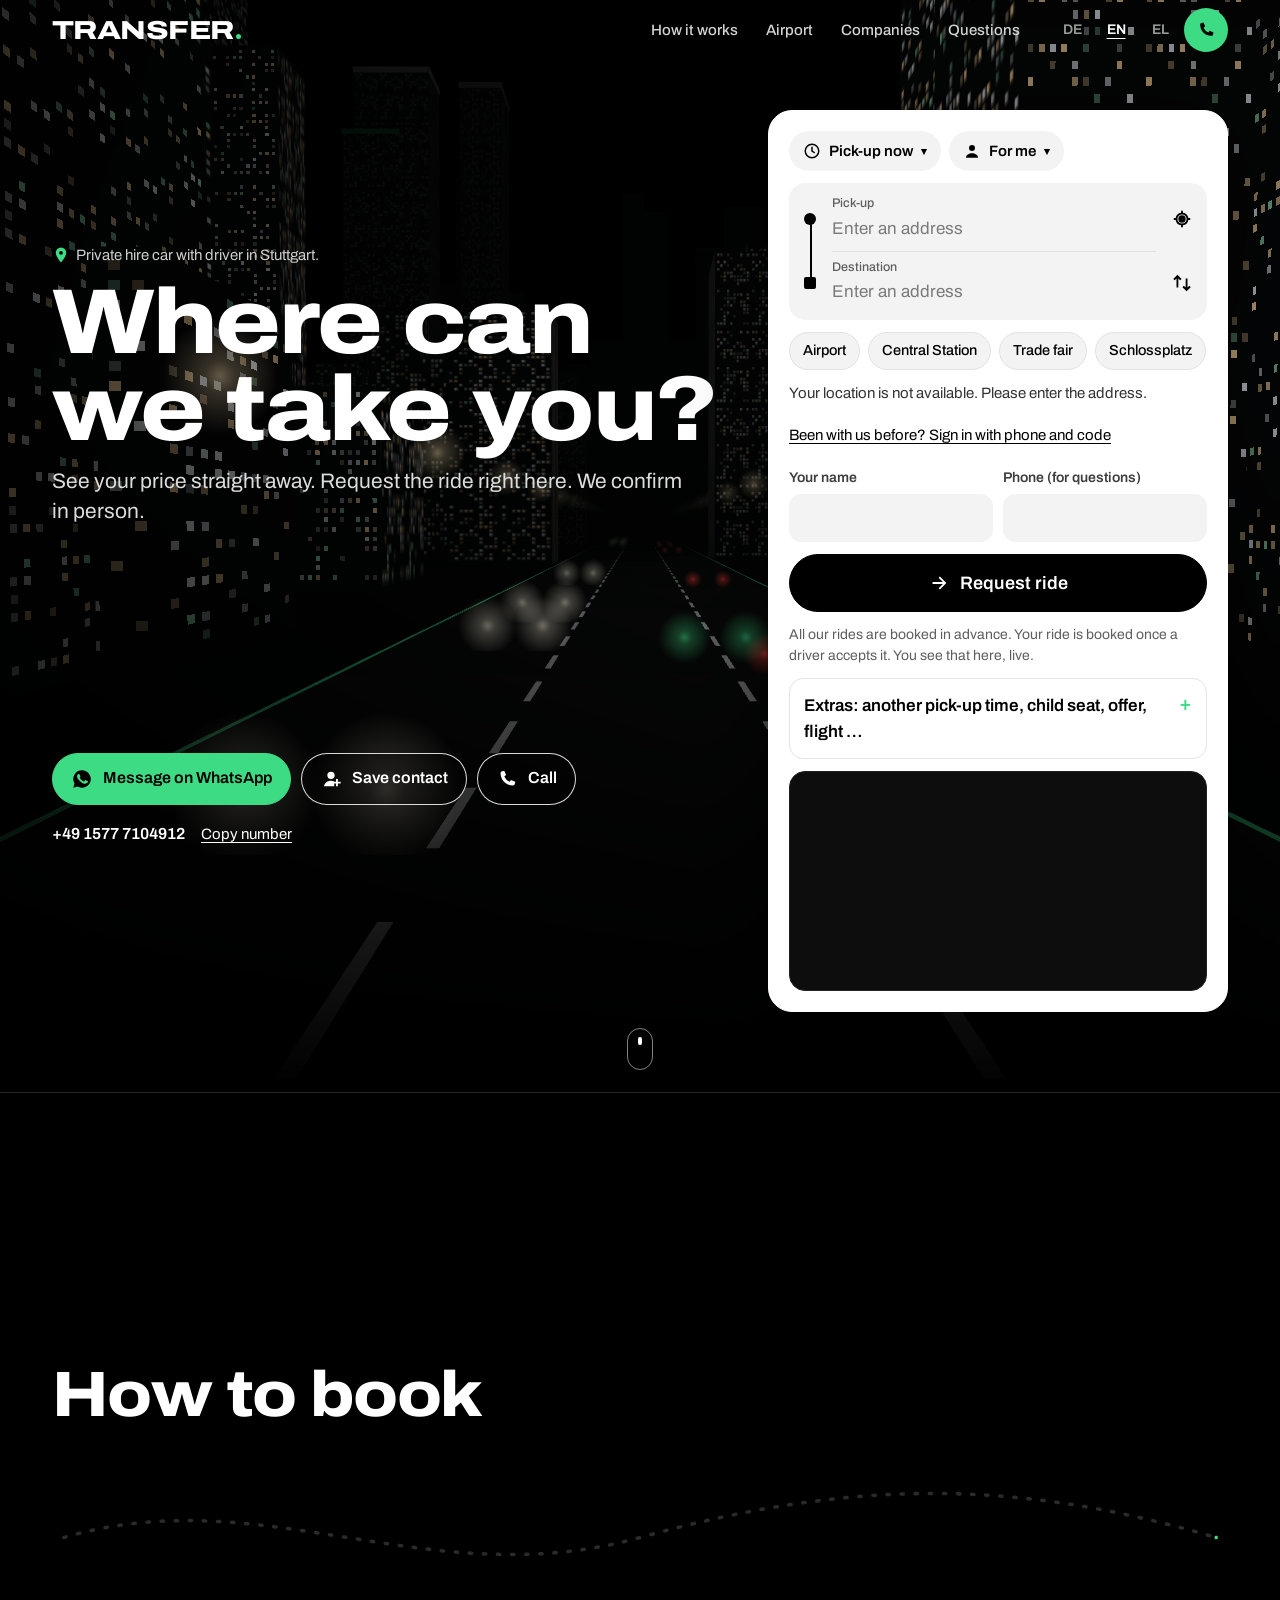
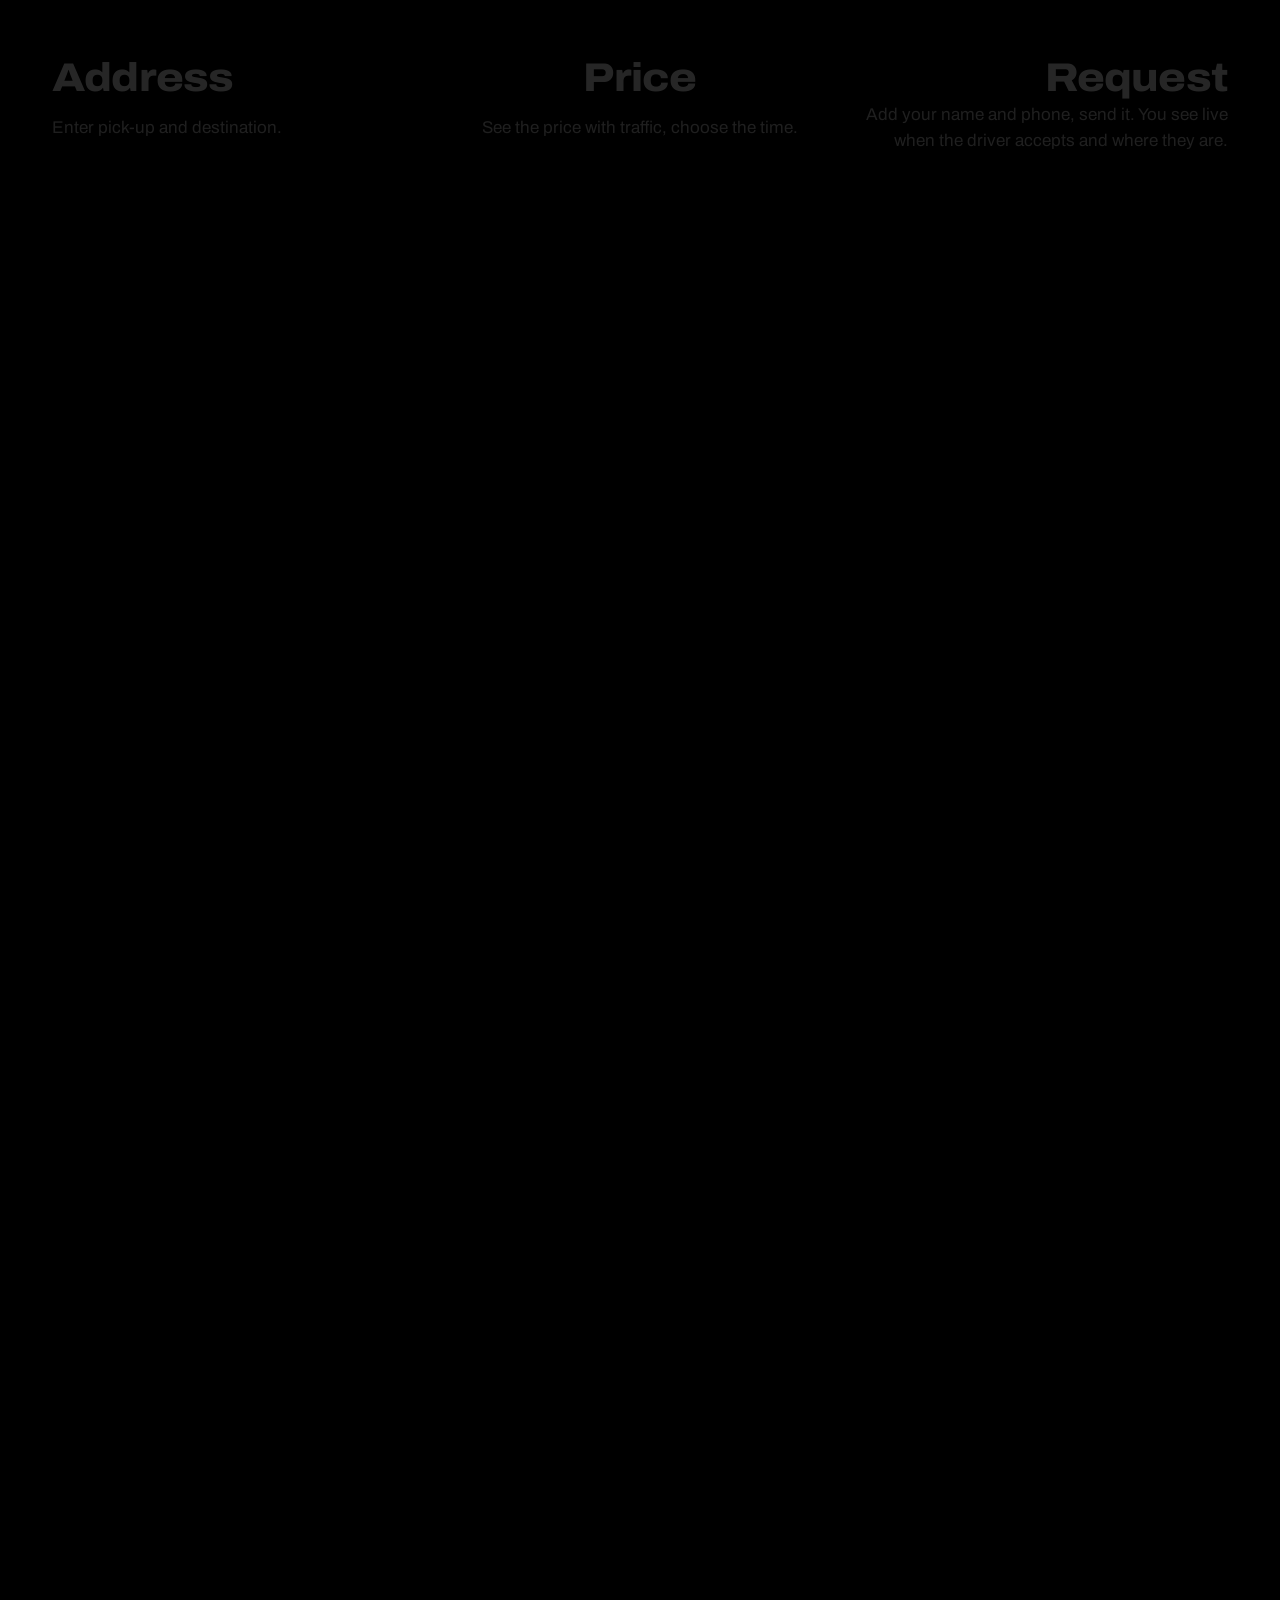
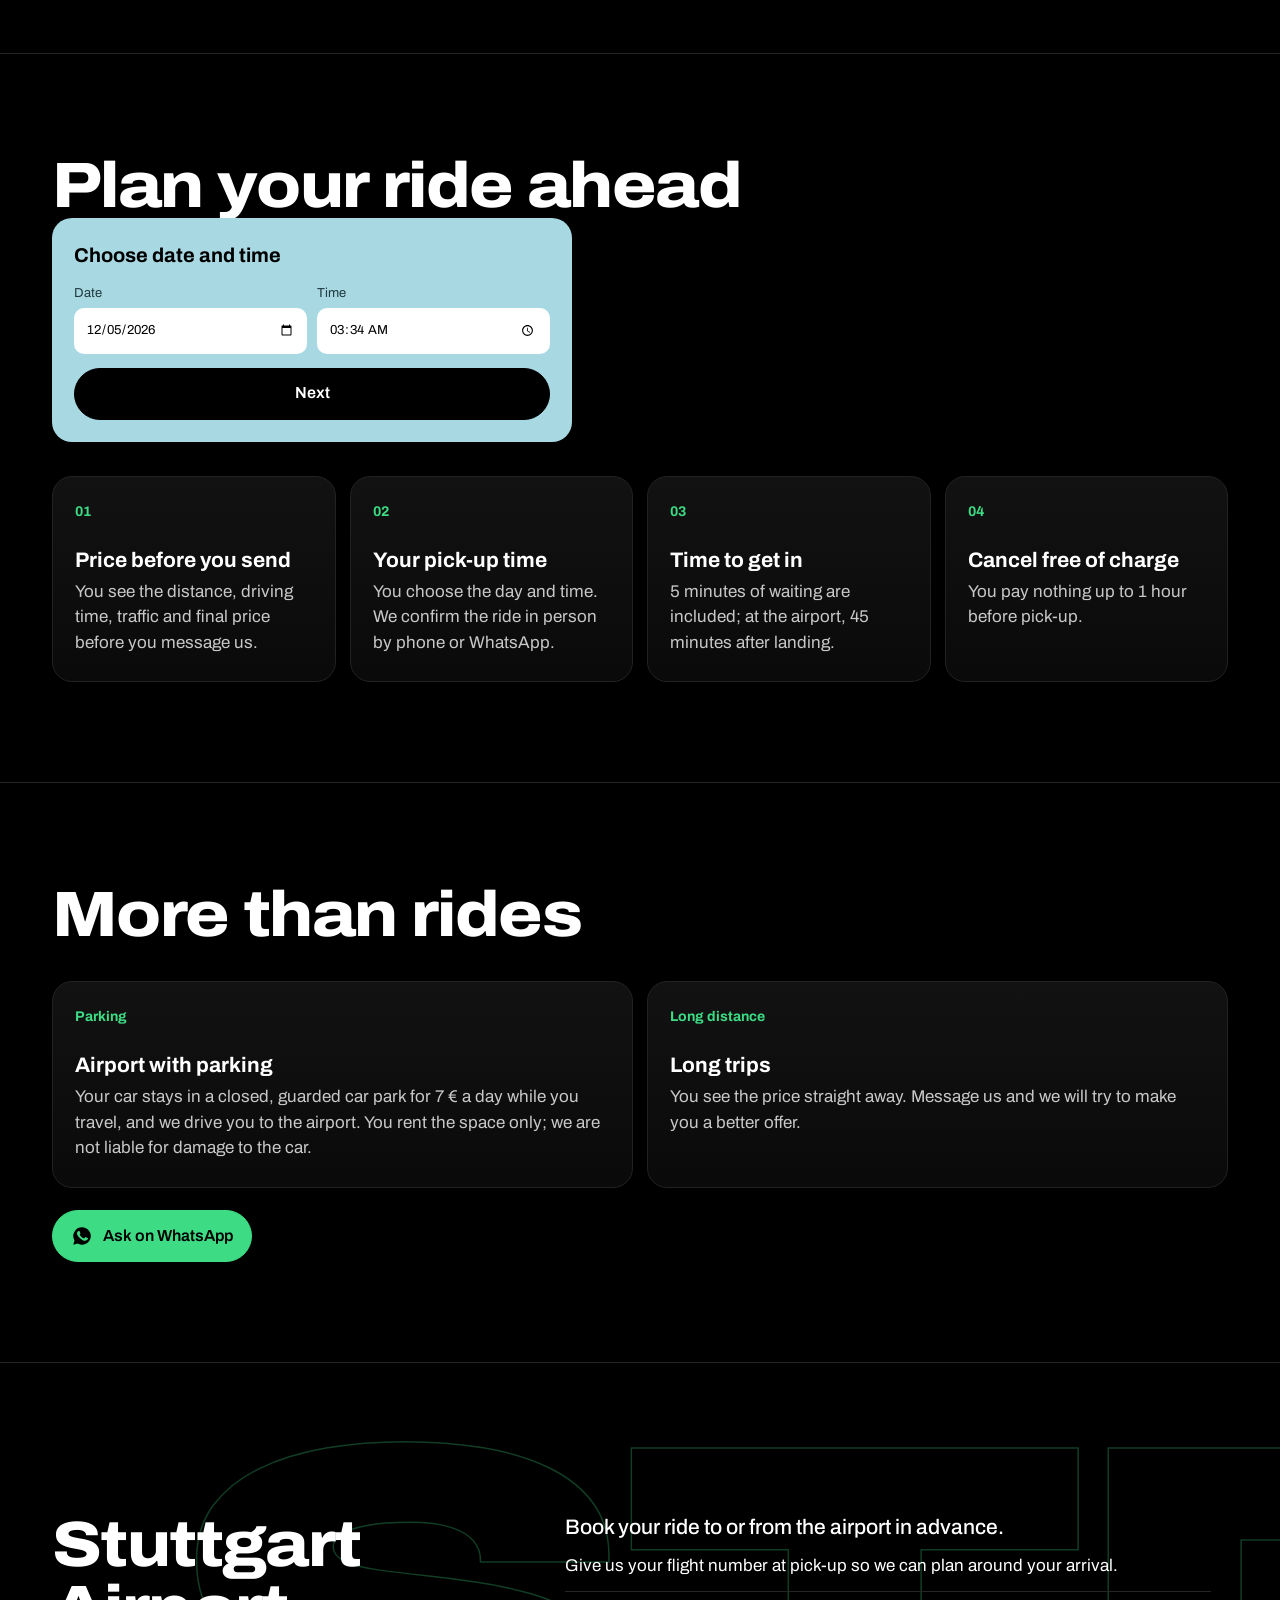
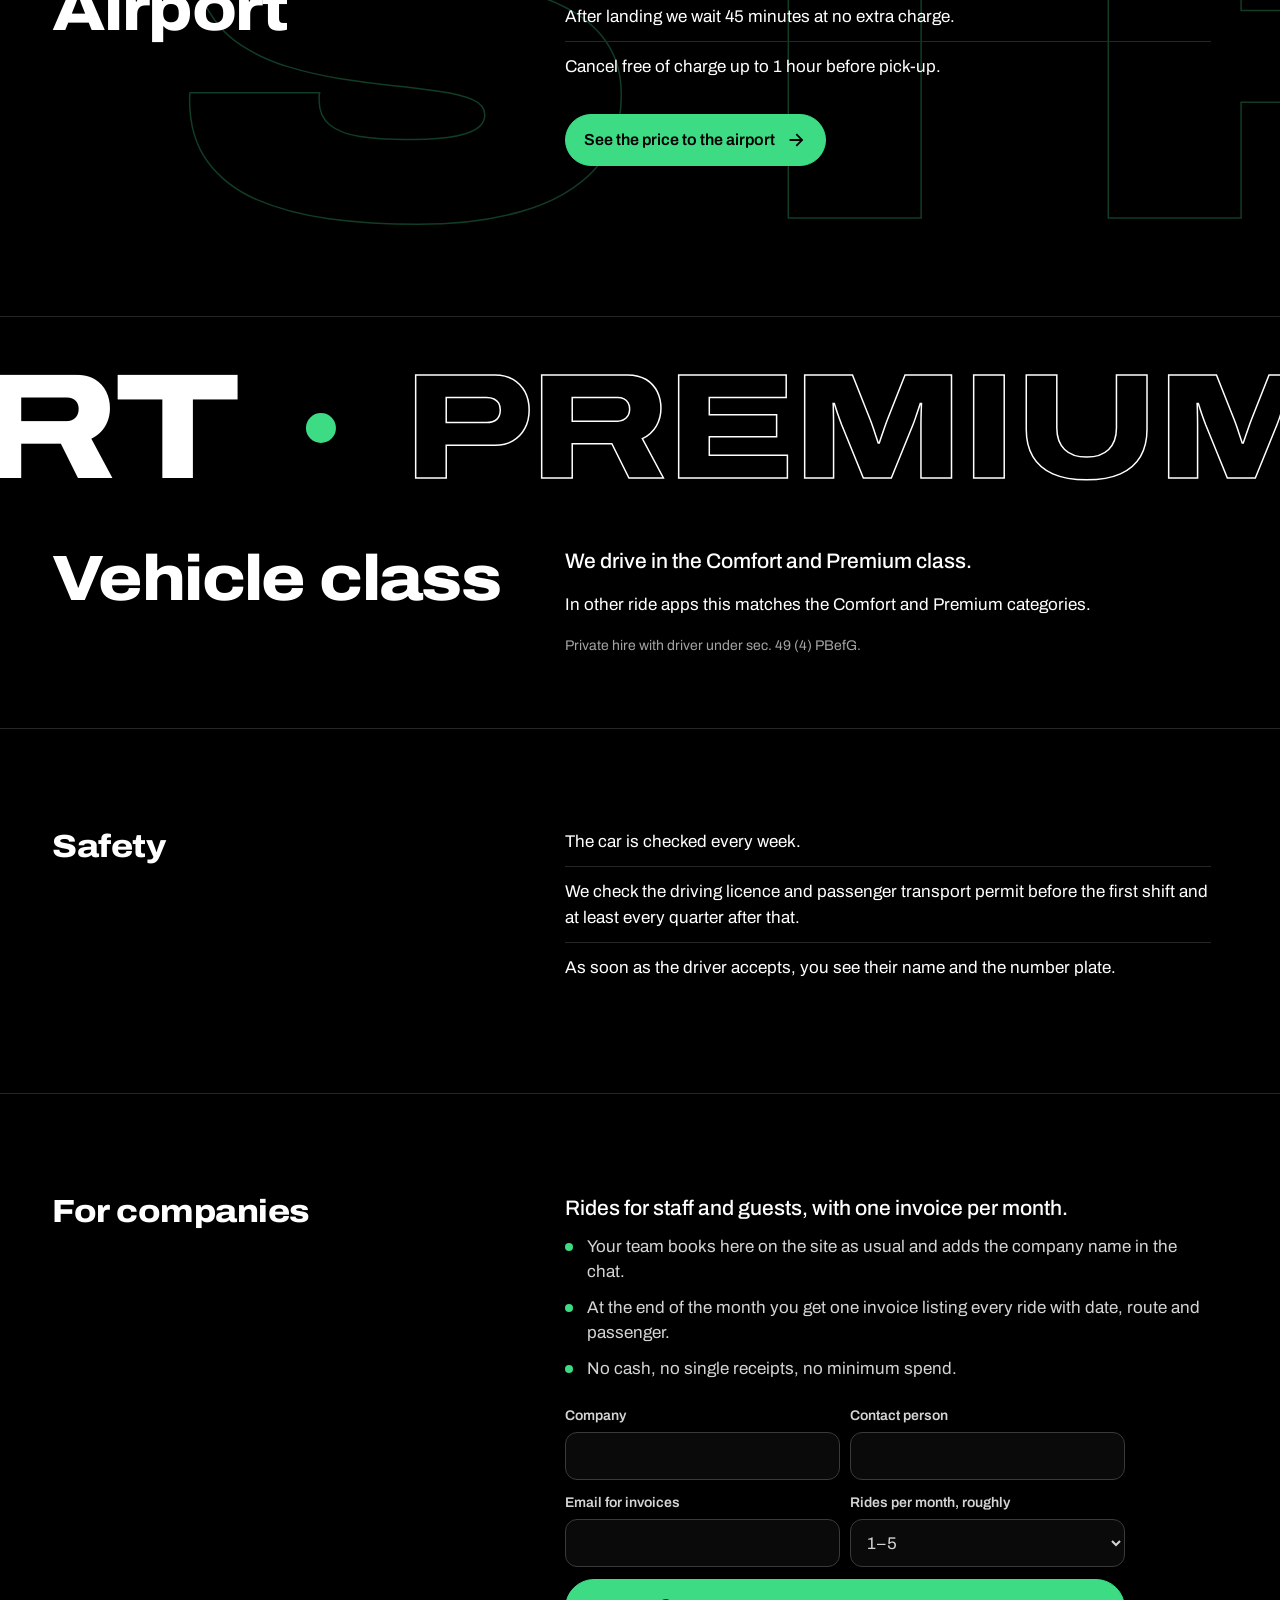
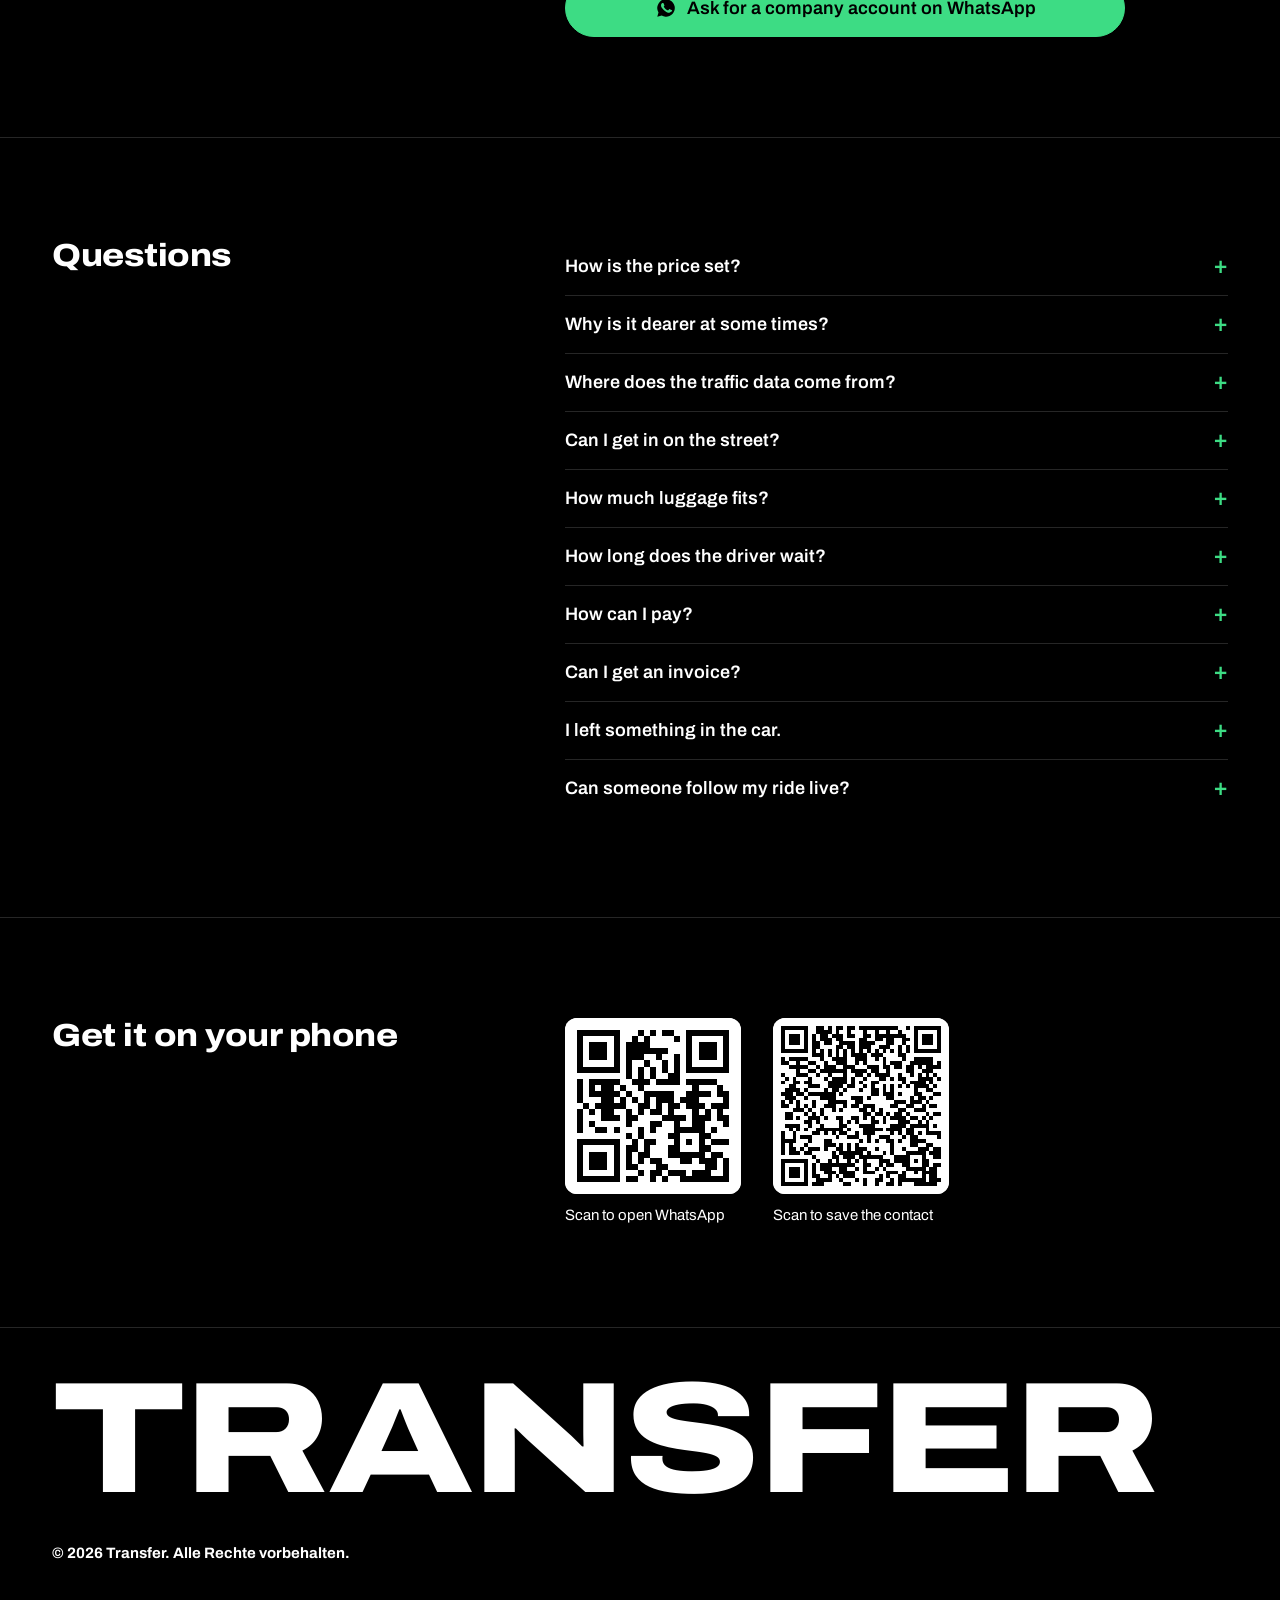
<file: docs/index.html>
<!doctype html>
<html lang="de">
<head>
<meta charset="utf-8">
<meta name="viewport" content="width=device-width, initial-scale=1, viewport-fit=cover">
<title>Transfer | Mietwagen mit Fahrer in Stuttgart</title>
<meta name="copyright" content="© Transfer. Alle Rechte vorbehalten.">
<meta name="description" content="Transfer: Mietwagen mit Fahrer in Stuttgart. Preis sofort sehen, Fahrt direkt online anfragen.">
<meta name="theme-color" content="#000000">
<link rel="icon" href="assets/favicon.svg" type="image/svg+xml">
<link rel="manifest" href="manifest.webmanifest">
<link rel="apple-touch-icon" href="assets/icon-192.png">
<link rel="preload" href="assets/fonts/archivo.woff2" as="font" type="font/woff2" crossorigin>
<link rel="stylesheet" href="assets/vendor/maplibre-gl.css">
<link rel="stylesheet" href="styles.css?v=20261118u">
<script>if(!matchMedia("(prefers-reduced-motion: reduce)").matches)document.documentElement.classList.add("motion");setTimeout(function(){if(!window.gsap)document.documentElement.classList.remove("motion")},3500);</script>
<link rel="canonical" href="https://transfer-ride.github.io/">
<meta property="og:type" content="website">
<meta property="og:site_name" content="Transfer">
<meta property="og:title" content="Transfer | Mietwagen mit Fahrer in Stuttgart">
<meta property="og:description" content="Preis sofort sehen, Fahrt direkt online anfragen. Flughafen, Messe, Hauptbahnhof und Geschäftsfahrten.">
<meta property="og:url" content="https://transfer-ride.github.io/">
<meta property="og:image" content="https://transfer-ride.github.io/assets/og.png">
<meta property="og:locale" content="de_DE">
<meta name="twitter:card" content="summary_large_image">
<script type="application/ld+json">
{"@context":"https://schema.org","@type":"LocalBusiness","@id":"https://transfer-ride.github.io/#business","name":"Transfer","description":"Mietwagen mit Fahrer in Stuttgart: Flughafentransfer, Messe, Geschäftsfahrten.","url":"https://transfer-ride.github.io/","image":"https://transfer-ride.github.io/assets/og.png","telephone":"+4915777104912","priceRange":"€€","areaServed":[{"@type":"City","name":"Stuttgart"},{"@type":"Airport","name":"Flughafen Stuttgart","iataCode":"STR"}],"makesOffer":[{"@type":"Offer","itemOffered":{"@type":"Service","name":"Flughafentransfer Stuttgart","serviceType":"Mietwagen mit Fahrer"}},{"@type":"Offer","itemOffered":{"@type":"Service","name":"Geschäftsfahrten mit Monatsrechnung","serviceType":"Mietwagen mit Fahrer"}}]}
</script>
</head>
<body data-licensed="true">

<svg width="0" height="0" style="position:absolute" aria-hidden="true">
  <symbol id="i-wa" viewBox="0 0 24 24"><path d="M12 2.5a9.5 9.5 0 0 0-8.2 14.3L2.5 21.5l4.8-1.3A9.5 9.5 0 1 0 12 2.5Zm5.5 13.4c-.2.6-1.3 1.2-1.8 1.2-.5.1-1 .2-3.3-.8-2.8-1.1-4.6-4-4.7-4.2-.1-.2-1.1-1.5-1.1-2.9s.7-2 1-2.3c.2-.3.5-.3.7-.3h.5c.2 0 .4 0 .6.5l.8 2c.1.2.1.3 0 .5l-.4.6c-.2.2-.3.4-.1.7.2.3.8 1.3 1.7 2.1 1.2 1 2.1 1.3 2.4 1.5.3.1.5.1.7-.1l.9-1c.2-.3.4-.2.7-.1l2 .9c.3.2.5.2.5.4.1.1.1.7-.1 1.3Z"/></symbol>
  <symbol id="i-save" viewBox="0 0 24 24"><path d="M12 12a4 4 0 1 0 0-8 4 4 0 0 0 0 8Zm-7.5 8c.5-3.7 3.500-6 7.500-6 1.300 0 2.500.2 3.500.7V20H4.500Zm15-8v3h3v2h-3v3h-2v-3h-3v-2h3v-3h2Z"/></symbol>
  <symbol id="i-call" viewBox="0 0 24 24"><path d="M6.600 3.500 9 3l2 4.600-2 1.600a12 12 0 0 0 5.800 5.800l1.600-2 4.600 2-.5 2.400c-.2 1-1 1.600-2 1.600C10.800 19 5 13.200 5 5.500c0-1 .6-1.800 1.600-2Z"/></symbol>
  <symbol id="i-locate" viewBox="0 0 24 24"><path d="M12 8a4 4 0 1 0 0 8 4 4 0 0 0 0-8Zm9 3h-2.100A7 7 0 0 0 13 5.100V3h-2v2.100A7 7 0 0 0 5.100 11H3v2h2.100A7 7 0 0 0 11 18.900V21h2v-2.100A7 7 0 0 0 18.900 13H21v-2Zm-9 6a5 5 0 1 1 0-10 5 5 0 0 1 0 10Z"/></symbol>
  <symbol id="i-swap" viewBox="0 0 24 24"><path d="M7 3 2.500 7.500 4 9l2-2v10h2V7l2 2 1.500-1.500L7 3Zm10 18 4.500-4.500L20 15l-2 2V7h-2v10l-2-2-1.500 1.500L17 21Z"/></symbol>
  <symbol id="i-pin" viewBox="0 0 24 24"><path d="M12 2a7 7 0 0 0-7 7c0 5 7 13 7 13s7-8 7-13a7 7 0 0 0-7-7Zm0 9.500a2.500 2.500 0 1 1 0-5 2.500 2.500 0 0 1 0 5Z"/></symbol>
  <symbol id="i-arrow" viewBox="0 0 24 24"><path d="M5 11h11.200l-4.600-4.600L13 5l7 7-7 7-1.400-1.400 4.600-4.600H5v-2Z"/></symbol>
</svg>

<aside class="preview-bar" id="preview-bar" hidden>
  <span>Vorschau</span>
  <label><input type="checkbox" id="preview-licensed"> Genehmigung erteilt</label>
  <label><input type="checkbox" id="preview-price"> Preis anzeigen</label>
</aside>

<header class="nav" id="nav">
  <div class="wrap nav-in">
    <a class="nav-mark" href="#fahrt" aria-label="Transfer"><span class="mark-word">Transfer</span><span class="mark-dot"></span></a>
    <nav class="nav-links" aria-label="Seiten">
      <a href="#ablauf" data-i18n="navHow">So geht's</a>
      <a href="#flughafen" data-i18n="navAir">Flughafen</a>
      <a href="#business" data-i18n="navBiz">Unternehmen</a>
      <a href="#fragen" data-i18n="navFaq">Fragen</a>
    </nav>
    <div class="nav-right">
      <div class="lang" role="group" aria-label="Sprache / Language">
        <button type="button" data-lang="de" aria-pressed="true">DE</button>
        <button type="button" data-lang="en" aria-pressed="false">EN</button>
        <button type="button" data-lang="el" aria-pressed="false">EL</button>
      </div>
      <a class="nav-call" href="tel:+4915777104912"><svg aria-hidden="true"><use href="#i-call"/></svg><span class="sr" data-i18n="ctaCall">Anrufen</span></a>
    </div>
  </div>
</header>

<main>
  <section class="hero" id="fahrt">
    <div class="scene" aria-hidden="true"><canvas id="scene"></canvas></div>
    <div class="wrap hero-grid">
      <div class="hero-copy">
        <p class="ride-place hero-in"><svg aria-hidden="true"><use href="#i-pin"/></svg><span data-i18n="tagline">Mietwagen mit Fahrer in Stuttgart.</span></p>
        <h1 class="when-licensed hero-title" data-i18n="bookTitle">Wohin dürfen wir Sie fahren?</h1>
        <h1 class="when-unlicensed hero-title">Transfer</h1>
        <p class="hero-lead hero-in" data-i18n="heroLead">Preis sofort sehen. Fahrt hier anfragen. Wir bestätigen persönlich.</p>
      </div>

      <div class="card when-licensed">
        <form id="book" class="form" autocomplete="off">

          <div class="route-box f-wide">
            <div class="field" data-field="from">
              <label for="from" data-i18n="from">Abholung</label>
              <input id="from" name="from" required role="combobox" aria-expanded="false" aria-controls="from-list" aria-autocomplete="list" data-i18n-ph="addrPh" placeholder="Adresse eingeben">
              <ul class="suggest" id="from-list" role="listbox" hidden data-lenis-prevent></ul>
              <button type="button" class="icon-btn locate" id="locate"><svg aria-hidden="true"><use href="#i-locate"/></svg><span class="sr" data-i18n="locate">Meinen Standort verwenden</span></button>
            </div>
            <div class="field" data-field="to">
              <label for="to" data-i18n="to">Ziel</label>
              <input id="to" name="to" required role="combobox" aria-expanded="false" aria-controls="to-list" aria-autocomplete="list" data-i18n-ph="addrPh" placeholder="Adresse eingeben">
              <ul class="suggest" id="to-list" role="listbox" hidden data-lenis-prevent></ul>
              <button type="button" class="icon-btn swap" id="swap"><svg aria-hidden="true"><use href="#i-swap"/></svg><span class="sr" data-i18n="swap">Abholung und Ziel tauschen</span></button>
            </div>
          </div>

          <div class="chips f-wide" role="group" aria-label="Häufige Ziele">
            <button type="button" data-place="fra1" data-i18n="chipAir">Flughafen</button>
            <button type="button" data-place="hbf" data-i18n="chipHbf">Hauptbahnhof</button>
            <button type="button" data-place="messe" data-i18n="chipMesse">Messe</button>
            <button type="button" data-place="fra2" data-i18n="chipCity">Schlossplatz</button>
          </div>

          <p class="status f-wide" id="status" role="status" aria-live="polite"></p>

          <div class="quote f-wide" id="result" hidden>
            <div class="quote-top">
              <div>
                <p class="quote-class" data-i18n="quoteClass">Comfort und Premium</p>
                <p class="small" data-i18n="quoteSeats">Bis 4 Personen, mit Fahrer</p>
              </div>
              <p class="price" id="price"></p>
            </div>
            <dl class="quote-facts">
              <div><dt data-i18n="factKm">Strecke</dt><dd id="q-km"></dd></div>
              <div><dt data-i18n="factMin">Fahrzeit</dt><dd id="q-min"></dd></div>
              <div><dt data-i18n="factTraffic">Verkehr</dt><dd id="q-traffic"></dd></div>
              <div id="q-arrive-row"><dt data-i18n="factArrive">Ankunft ca.</dt><dd id="q-arrive"></dd></div>
              <div id="q-peak-row" hidden><dt data-i18n="factPeak">Stoßzeit</dt><dd data-i18n="peakVal">+15 %</dd></div>
              <div id="q-park-row" hidden><dt data-i18n="factPark">Parken</dt><dd id="q-park"></dd></div>
              <div id="q-total-row" hidden><dt data-i18n="factTotal">Gesamt mit Parken</dt><dd id="q-total"></dd></div>
            </dl>
            <p class="small" id="price-note"></p>
            <button type="button" class="btn btn-small quote-pdf" id="pdf" data-i18n="pdf">Angebot als PDF speichern</button>
          </div>

          <label><span data-i18n="custName">Ihr Name</span><input name="name" required autocomplete="name" enterkeyhint="next" maxlength="100"></label>
          <label><span data-i18n="custPhone">Telefon (für Rückfragen)</span><input name="phone" type="tel" required autocomplete="tel" inputmode="tel" enterkeyhint="send" maxlength="25" pattern="\+?[0-9 \(\)\/\-]{6,25}"></label>
          <button class="btn btn-main f-wide" id="send" type="submit"><svg aria-hidden="true"><use href="#i-arrow"/></svg><span data-i18n="send">Fahrt anfragen</span></button>
          <p class="small f-wide" data-i18n="preorder">Unsere Fahrten sind immer vorbestellt. Die Fahrt gilt, sobald ein Fahrer sie angenommen hat. Das sehen Sie hier live.</p>
          <details class="extras f-wide">
            <summary data-i18n="extras">Extras: andere Abholzeit, Kindersitz, Angebot, Flug …</summary>
            <div class="extras-in">
          <fieldset class="seg f-wide">
            <legend class="sr" data-i18n="whenLegend">Wann möchten Sie fahren?</legend>
            <label><input type="radio" name="mode" value="asap" checked><span data-i18n="asap">So früh wie möglich</span></label>
            <label><input type="radio" name="mode" value="later"><span data-i18n="later">Termin wählen</span></label>
          </fieldset>
          <div class="later-row f-wide" id="later-row" hidden>
            <label><span data-i18n="date">Datum</span><input name="date" type="date" required></label>
            <label><span data-i18n="time">Uhrzeit</span><input name="time" type="time" required></label>
          </div>
          <label class="check f-wide"><input type="checkbox" name="childseat"><span data-i18n="childseat">Kindersitz gewünscht</span></label>
          <label class="check f-wide"><input type="checkbox" name="forOther" id="for-other"><span data-i18n="forOther">Ich buche für jemand anderen</span></label>
          <div class="f-wide pax" id="pax" hidden>
            <label><span data-i18n="paxName">Name des Fahrgasts</span><input name="paxName" autocomplete="off" maxlength="80"></label>
            <label><span data-i18n="paxPhone">Telefon des Fahrgasts</span><input name="paxPhone" type="tel" inputmode="tel" maxlength="25" pattern="\+?[0-9 \(\)\/\-]{6,25}" placeholder="+49 151 2345678"></label>
          </div>
          <label class="check f-wide"><input type="checkbox" name="offer"><span data-i18n="offerOnly">Nur ein Angebot anfragen (noch keine feste Fahrt)</span></label>
          <label><span data-i18n="people">Personen</span>
            <select name="people"><option>1</option><option>2</option><option>3</option><option>4</option></select></label>
          <label><span data-i18n="flight">Flugnummer (optional)</span><input name="flight" autocapitalize="characters" autocomplete="off" placeholder="LH 123" aria-describedby="flight-note"></label>
          <p class="small f-wide flight-note" id="flight-note" hidden data-i18n="flightNote">Wir verfolgen Ihren Flug. Landet er später, holen wir Sie später ab, ohne Aufpreis.</p>
          <label><span data-i18n="pay">Bezahlung</span>
            <select name="pay"><option value="cash" data-i18n="payCash">Bar im Fahrzeug</option><option value="online" data-i18n="payOnline" data-feature="online-pay">Online vorab (PayPal, Karte)</option></select></label>
          <label class="check f-wide" data-feature="parcels"><input type="checkbox" name="parcel"><span data-i18n="parcel">Paket statt Fahrgast (gleicher Preis)</span></label>
          <label class="check f-wide"><input type="checkbox" name="parking"><span data-i18n="parking">Mein Auto parken, solange ich weg bin (7 € pro Tag)</span></label>
          <div class="f-wide later-row" id="return-row" hidden>
            <label><span data-i18n="returnDate">Zurück am</span><input name="returnDate" type="date"></label>
            <p class="small" data-i18n="parkNote">Stellplatz in einem geschlossenen, bewachten Parkhaus. Sie mieten nur den Stellplatz, für Schäden am Fahrzeug haften wir nicht.</p>
          </div>
            </div>
          </details>
          <div class="map f-wide" id="map" aria-label="Karte" data-lenis-prevent></div>



        </form>
        <div class="sent" id="sent" hidden tabindex="-1" aria-live="polite">
          <div class="live-head"><span class="sent-dot" aria-hidden="true"></span><h2 id="live-title"></h2></div>
          <p id="live-sub"></p>
          <ol class="live-steps" id="live-steps" aria-hidden="true"><li></li><li></li><li></li><li></li></ol>
          <div class="live-driver" id="live-driver" hidden>
            <strong id="live-name"></strong><span id="live-plate"></span><span id="live-stars"></span>
          </div>
          <div class="live-chat" id="live-chat" hidden>
            <p class="chat-title" id="chat-title"></p>
            <div class="chat-list" id="chat-list" aria-live="polite"></div>
            <div class="chat-quick" id="chat-quick"></div>
            <form class="chat-form" id="chat-form">
              <input id="chat-in" maxlength="500" autocomplete="off" data-i18n-ph="chatPh" placeholder="Nachricht an den Fahrer …">
              <button type="submit" class="btn btn-small btn-main" data-i18n="chatSend">Senden</button>
            </form>
          </div>
          <div class="live-notify" id="live-notify" hidden>
            <button type="button" class="btn btn-small btn-main" id="notify-on"></button>
            <p class="small" id="notify-note"></p>
          </div>
          <button type="button" class="btn btn-small live-share" id="live-share" hidden><svg aria-hidden="true"><use href="#i-locate"/></svg><span data-i18n="shareLoc">Meinen Standort mit dem Fahrer teilen</span></button>
          <p class="small live-shared" id="live-shared" hidden data-i18n="sharedLoc">Ihr Fahrer sieht, wo Sie gerade sind.</p>
          <div class="live-map" id="live-map" hidden></div>
          <div class="live-rate" id="live-rate" hidden>
            <div class="stars" role="group" aria-label="Sterne">
              <button type="button" data-star="1" aria-pressed="false" aria-label="1">★</button><button type="button" data-star="2" aria-pressed="false" aria-label="2">★</button><button type="button" data-star="3" aria-pressed="false" aria-label="3">★</button><button type="button" data-star="4" aria-pressed="false" aria-label="4">★</button><button type="button" data-star="5" aria-pressed="false" aria-label="5">★</button>
            </div>
            <label><span data-i18n="wComment">Kommentar (optional)</span><textarea id="live-comment" rows="2" maxlength="500"></textarea></label>
            <button type="button" class="btn btn-main" id="live-rate-send" disabled data-i18n="wRate">Bewertung senden</button>
          </div>
          <div class="row">
            <a class="btn btn-small" id="live-call" href="tel:+4915777104912" hidden><svg aria-hidden="true"><use href="#i-call"/></svg><span data-i18n="ctaCall">Anrufen</span></a>
            <a class="btn btn-small" id="sent-wa" href="https://wa.me/4915777104912" hidden><svg aria-hidden="true"><use href="#i-wa"/></svg><span data-i18n="sentWa">Auf WhatsApp schreiben</span></a>
            <button type="button" class="btn btn-small" id="live-follow" hidden><svg aria-hidden="true"><use href="#i-arrow"/></svg><span data-i18n="shareRide">Fahrt teilen</span></button>
            <button type="button" class="btn btn-small" id="live-cancel" hidden data-i18n="wCancel">Fahrt stornieren</button>
            <button type="button" class="btn btn-small" id="sent-new" hidden data-i18n="sentNew">Neue Anfrage</button>
          </div>
        </div>
      </div>
      <!-- Contact comes after the booking form, so the ride request is the first thing on a phone. -->
      <div class="hero-contact">
          <div class="actions hero-in">
            <a class="btn btn-main js-wa" href="https://wa.me/4915777104912"><svg aria-hidden="true"><use href="#i-wa"/></svg><span data-i18n="ctaWa">Auf WhatsApp schreiben</span></a>
            <a class="btn" href="transfer.vcf" download="Transfer.vcf"><svg aria-hidden="true"><use href="#i-save"/></svg><span data-i18n="ctaSave">Kontakt speichern</span></a>
            <a class="btn" href="tel:+4915777104912"><svg aria-hidden="true"><use href="#i-call"/></svg><span data-i18n="ctaCall">Anrufen</span></a>
          </div>
          <p class="number hero-in">
            <span>+49 1577 7104912</span>
            <button type="button" class="link-btn" data-copy="+4915777104912" data-i18n="copyNumber">Nummer kopieren</button>
          </p>
      </div>
    </div>
    <a class="scroll-cue" href="#ablauf" aria-label="Weiter"><span></span></a>
  </section>

  <section class="band when-unlicensed">
    <div class="wrap grid">
      <h2 data-i18n="soonTitle">Start in Kürze</h2>
      <div>
        <p class="lead" data-i18n="soonLead">Der Fahrbetrieb startet, sobald unsere Genehmigung erteilt ist.</p>
        <p data-i18n="soonBody">Speichern Sie unsere Nummer schon jetzt. Fahrten nehmen wir ab dem Start an.</p>
      </div>
    </div>
  </section>

  <section class="journey when-licensed" id="ablauf">
    <div class="wrap journey-in">
      <h2 class="big" data-i18n="howTitle">So buchen Sie</h2>
      <div class="journey-track">
        <svg class="journey-line" viewBox="0 0 1000 120" aria-hidden="true">
          <path class="journey-base" d="M10 60 C 180 10, 320 110, 500 60 S 820 10, 990 60"/>
          <path class="journey-draw" pathLength="1" d="M10 60 C 180 10, 320 110, 500 60 S 820 10, 990 60"/>
        </svg>
        <ol class="journey-steps">
          <li><span class="stop"></span><strong data-i18n="how1T">Adresse</strong><span data-i18n="how1">Abholung und Ziel eingeben.</span></li>
          <li><span class="stop"></span><strong data-i18n="how2T">Preis</strong><span data-i18n="how2">Preis mit Verkehr sehen, Zeit wählen.</span></li>
          <li><span class="stop"></span><strong data-i18n="how3T">Anfragen</strong><span data-i18n="how3">Name und Telefon eintragen, absenden. Sie sehen live, wann der Fahrer annimmt und wo er ist.</span></li>
        </ol>
      </div>
    </div>
  </section>

  <section class="band when-licensed" id="vorteile">
    <div class="wrap">
      <h2 class="big" data-reveal data-i18n="benTitle">Planen Sie Ihre Fahrt im Voraus</h2>
      <form class="reserve" id="reserve" data-reveal>
        <strong data-i18n="resTitle">Tag und Uhrzeit wählen</strong>
        <div class="reserve-row">
          <label><span data-i18n="date">Datum</span><input type="date" name="rdate" required></label>
          <label><span data-i18n="time">Uhrzeit</span><input type="time" name="rtime" required></label>
        </div>
        <button class="btn btn-main" type="submit" data-i18n="resNext">Weiter</button>
      </form>
      <ul class="benefits">
        <li data-reveal><span class="b-n">01</span><strong data-i18n="ben1T">Preis vor dem Absenden</strong><span data-i18n="ben1">Sie sehen Strecke, Fahrzeit, Verkehr und Endpreis, bevor Sie uns schreiben.</span></li>
        <li data-reveal><span class="b-n">02</span><strong data-i18n="ben2T">Ihre Abholzeit</strong><span data-i18n="ben2">Sie wählen Tag und Uhrzeit. Wir bestätigen die Fahrt persönlich per Anruf oder WhatsApp.</span></li>
        <li data-reveal><span class="b-n">03</span><strong data-i18n="ben3T">Zeit zum Einsteigen</strong><span data-i18n="ben3">5 Minuten Wartezeit sind inklusive, am Flughafen 45 Minuten nach der Landung.</span></li>
        <li data-reveal><span class="b-n">04</span><strong data-i18n="ben4T">Kostenlos stornieren</strong><span data-i18n="ben4">Bis 1 Stunde vor der Abholung zahlen Sie nichts.</span></li>
      </ul>
    </div>
  </section>

  <section class="band when-licensed" id="services">
    <div class="wrap">
      <h2 class="big" data-reveal data-i18n="servTitle">Mehr als Fahrten</h2>
      <ul class="benefits services">
        <li data-reveal data-feature="parcels"><span class="b-n" data-i18n="serv1N">Pakete</span><strong data-i18n="serv1T">Pakete und Dokumente</strong><span data-i18n="serv1">Wir bringen Ihr Paket von Tür zu Tür, zum gleichen Preis wie eine Fahrt.</span></li>
        <li data-reveal><span class="b-n" data-i18n="serv2N">Parken</span><strong data-i18n="serv2T">Flughafen mit Parken</strong><span data-i18n="serv2">Ihr Auto steht in einem geschlossenen, bewachten Parkhaus, für 7 € pro Tag, solange Sie verreist sind. Wir fahren Sie zum Flughafen. Sie mieten nur den Stellplatz, für Schäden am Fahrzeug haften wir nicht.</span></li>
        <li data-reveal><span class="b-n" data-i18n="serv3N">Fernfahrt</span><strong data-i18n="serv3T">Lange Strecken</strong><span data-i18n="serv3">Sie sehen den Preis sofort. Schreiben Sie uns, wir versuchen Ihnen ein besseres Angebot zu machen.</span></li>
      </ul>
      <p class="row" data-reveal><a class="btn btn-main js-wa" href="https://wa.me/4915777104912"><svg aria-hidden="true"><use href="#i-wa"/></svg><span data-i18n="servCta">Auf WhatsApp anfragen</span></a></p>
    </div>
  </section>

  <section class="airport when-licensed" id="flughafen">
    <p class="fra" aria-hidden="true">STR</p>
    <div class="wrap grid" data-reveal>
      <h2 class="big" data-i18n="airTitle">Flughafen Stuttgart</h2>
      <div>
        <p class="lead" data-i18n="airLead">Buchen Sie Ihre Fahrt zum Flughafen oder vom Flughafen im Voraus.</p>
        <ul class="plain">
          <li data-i18n="air1">Geben Sie bei der Abholung Ihre Flugnummer an, dann planen wir die Ankunft mit ein.</li>
          <li><span data-i18n="air2">Nach der Landung warten wir 45 Minuten ohne Aufpreis.</span></li>
          <li><span data-i18n="air3">Bis 1 Stunde vor der Abholung kostenlos stornieren.</span></li>
        </ul>
        <p class="row"><button type="button" class="btn btn-main" data-place="fra1" data-target="to"><span data-i18n="airCta">Preis zum Flughafen ansehen</span><svg aria-hidden="true"><use href="#i-arrow"/></svg></button></p>
      </div>
    </div>
  </section>

  <section class="klasse when-licensed" id="klasse">
    <div class="marquee" aria-hidden="true"><div class="marquee-in"><span>Comfort</span><i></i><span>Premium</span><i></i><span>Comfort</span><i></i><span>Premium</span><i></i><span>Comfort</span><i></i><span>Premium</span><i></i></div></div>
    <div class="wrap grid" data-reveal>
      <h2 class="big" data-i18n="classTitle">Fahrzeugklasse</h2>
      <div>
        <p class="lead" data-i18n="classLead">Wir fahren in der Comfort- und Premium-Klasse.</p>
        <p data-i18n="classBody">In anderen Fahrdienst-Apps entspricht das den Kategorien Comfort und Premium.</p>
        <p class="small" data-i18n="classLegal">Mietwagen mit Fahrer nach §&nbsp;49&nbsp;Abs.&nbsp;4&nbsp;PBefG.</p>
      </div>
    </div>
  </section>

  <section class="band when-licensed" id="sicherheit">
    <div class="wrap grid" data-reveal>
      <h2 data-i18n="safeTitle">Sicherheit</h2>
      <ul class="plain">
        <li data-i18n="safe1">Das Fahrzeug wird jede Woche geprüft.</li>
        <li data-i18n="safe2">Führerschein und Personenbeförderungsschein prüfen wir vor dem ersten Einsatz und danach mindestens vierteljährlich.</li>
        <li><span data-i18n="safe3">Sobald der Fahrer annimmt, sehen Sie seinen Namen und das Kennzeichen.</span></li>
      </ul>
    </div>
  </section>

  <section class="band when-licensed" id="business">
    <div class="wrap grid" data-reveal>
      <h2 data-i18n="bizTitle">Für Unternehmen</h2>
      <div>
        <p class="lead"><span data-i18n="bizLead">Fahrten für Mitarbeitende und Gäste, mit einer gemeinsamen Rechnung pro Monat.</span></p>
        <ul class="biz-points">
          <li data-i18n="biz1">Ihr Team bucht wie gewohnt hier auf der Seite und schreibt im Chat den Firmennamen dazu.</li>
          <li data-i18n="biz2">Am Monatsende kommt eine Rechnung mit allen Fahrten, Datum, Strecke und Fahrgast.</li>
          <li data-i18n="biz3">Kein Bargeld, keine Einzelbelege, kein Mindestumsatz.</li>
        </ul>
        <form class="form biz-form" id="biz">
          <label><span data-i18n="bizCompany">Firma</span><input name="company" required autocomplete="organization"></label>
          <label><span data-i18n="bizName">Ansprechperson</span><input name="name" required autocomplete="name"></label>
          <label><span data-i18n="bizEmail">E-Mail für Rechnungen</span><input name="email" type="email" required autocomplete="email"></label>
          <label><span data-i18n="bizRides">Fahrten pro Monat, etwa</span>
            <select name="rides"><option>1–5</option><option>6–20</option><option>21–50</option><option>50+</option></select></label>
          <button class="btn btn-main f-wide" type="submit"><svg aria-hidden="true"><use href="#i-wa"/></svg><span data-i18n="bizCta">Firmenkonto auf WhatsApp anfragen</span></button>
        </form>
      </div>
    </div>
  </section>

  <section class="band when-licensed" id="fragen">
    <div class="wrap grid" data-reveal>
      <h2 data-i18n="faqTitle">Häufige Fragen</h2>
      <div class="faq">
        <details><summary data-i18n="q1">Wie entsteht der Preis?</summary><p data-i18n="a1">Aus Strecke und Fahrzeit Ihrer Route, also auch abhängig vom Verkehr. Den Endpreis inklusive Umsatzsteuer sehen Sie vor dem Absenden.</p></details>
        <details><summary data-i18n="q9">Warum ist es zu manchen Zeiten teurer?</summary><p data-i18n="a9">Montag bis Freitag von 8:00 bis 10:00 und von 15:30 bis 17:30 gilt ein Stoßzeit-Zuschlag von 15 %. Zeit im Stau wird außerdem pro Minute berechnet. Den Endpreis sehen Sie immer vor dem Absenden.</p></details>
        <details><summary data-i18n="q8">Woher kommt die Verkehrslage?</summary><p data-i18n="a8">Von TomTom. Für eine Fahrt jetzt nutzen wir den aktuellen Verkehr, für einen späteren Termin die übliche Verkehrslage zu dieser Uhrzeit.</p></details>
        <details><summary data-i18n="q2">Kann ich an der Straße einsteigen?</summary><p data-i18n="a2">Nein. Als Mietwagen dürfen wir nur vorab eingegangene Aufträge fahren.</p></details>
        <details><summary data-i18n="q3">Wie viel Gepäck passt ins Auto?</summary><p><span data-i18n="a3">Bei 4 Personen 4 große Koffer. Bei mehr Gepäck schreiben Sie uns vorher.</span></p></details>
        <details><summary data-i18n="q4">Wie lange wartet der Fahrer?</summary><p><span data-i18n="a4">5 Minuten ab der vereinbarten Zeit ohne Aufpreis, am Flughafen 45 Minuten nach der Landung.</span></p></details>
        <details><summary data-i18n="q5">Wie kann ich bezahlen?</summary><p><span data-i18n="a5">Bar im Fahrzeug.</span></p></details>
        <details><summary data-i18n="q6">Bekomme ich eine Rechnung?</summary><p data-i18n="a6">Ja. Schreiben Sie uns einfach die Rechnungsadresse auf WhatsApp.</p></details>
        <details><summary data-i18n="q7">Ich habe etwas im Auto vergessen.</summary><p data-i18n="a7">Schreiben Sie uns auf WhatsApp mit Datum und Strecke Ihrer Fahrt.</p></details>
        <details><summary data-i18n="q11">Kann jemand meine Fahrt live mitverfolgen?</summary><p data-i18n="a11">Ja. Tippen Sie während der Fahrt auf „Fahrt teilen“. Wer den Link öffnet, sieht Fahrer, Auto und Ankunft live, kann aber nichts ändern.</p></details>
      </div>
    </div>
  </section>

  <section class="band only-desktop" id="scan">
    <div class="wrap grid" data-reveal>
      <h2 data-i18n="scanTitle">Aufs Handy holen</h2>
      <div class="qr">
        <figure><img src="assets/qr-whatsapp.svg" alt="" width="176" height="176"><figcaption data-i18n="scanWa">Scannen, um WhatsApp zu öffnen</figcaption></figure>
        <figure><img src="assets/qr-contact.svg" alt="" width="176" height="176"><figcaption data-i18n="scanSave">Scannen, um den Kontakt zu speichern</figcaption></figure>
      </div>
    </div>
  </section>
</main>

<footer class="foot">
  <div class="wrap">
    <p class="mark foot-mark" aria-hidden="true">
      <span class="mark-row"><span class="mark-word">Transfer</span><span class="mark-dot"></span></span>
    </p>
  </div>
  <div class="wrap foot-row">
    <span>© 2026 Transfer. Alle Rechte vorbehalten.</span>
  </div>
</footer>

<section class="print-sheet" id="print-sheet" aria-hidden="true"></section>

<div class="sticky-send when-licensed" id="sticky" hidden>
  <span id="sticky-price"></span>
  <button class="btn btn-main" type="submit" form="book"><svg aria-hidden="true"><use href="#i-arrow"/></svg><span data-i18n="send">Fahrt anfragen</span></button>
</div>

<div class="toast" id="toast" role="status" aria-live="polite"></div>
<script src="site.js?v=20261118u"></script>
<script src="classes.js?v=20261118u"></script>
<script src="plan.js?v=20261118u"></script>
<script src="live.js?v=20261118u"></script>
<script src="account.js?v=20261118u"></script>
<script src="assets/vendor/gsap.min.js" defer></script>
<script src="assets/vendor/ScrollTrigger.min.js" defer></script>
<script src="assets/vendor/lenis.min.js" defer></script>
<script src="motion.js?v=20261118u" defer></script>
<script src="scene.js?v=20261118u" defer></script>
</body>
</html>
</file>
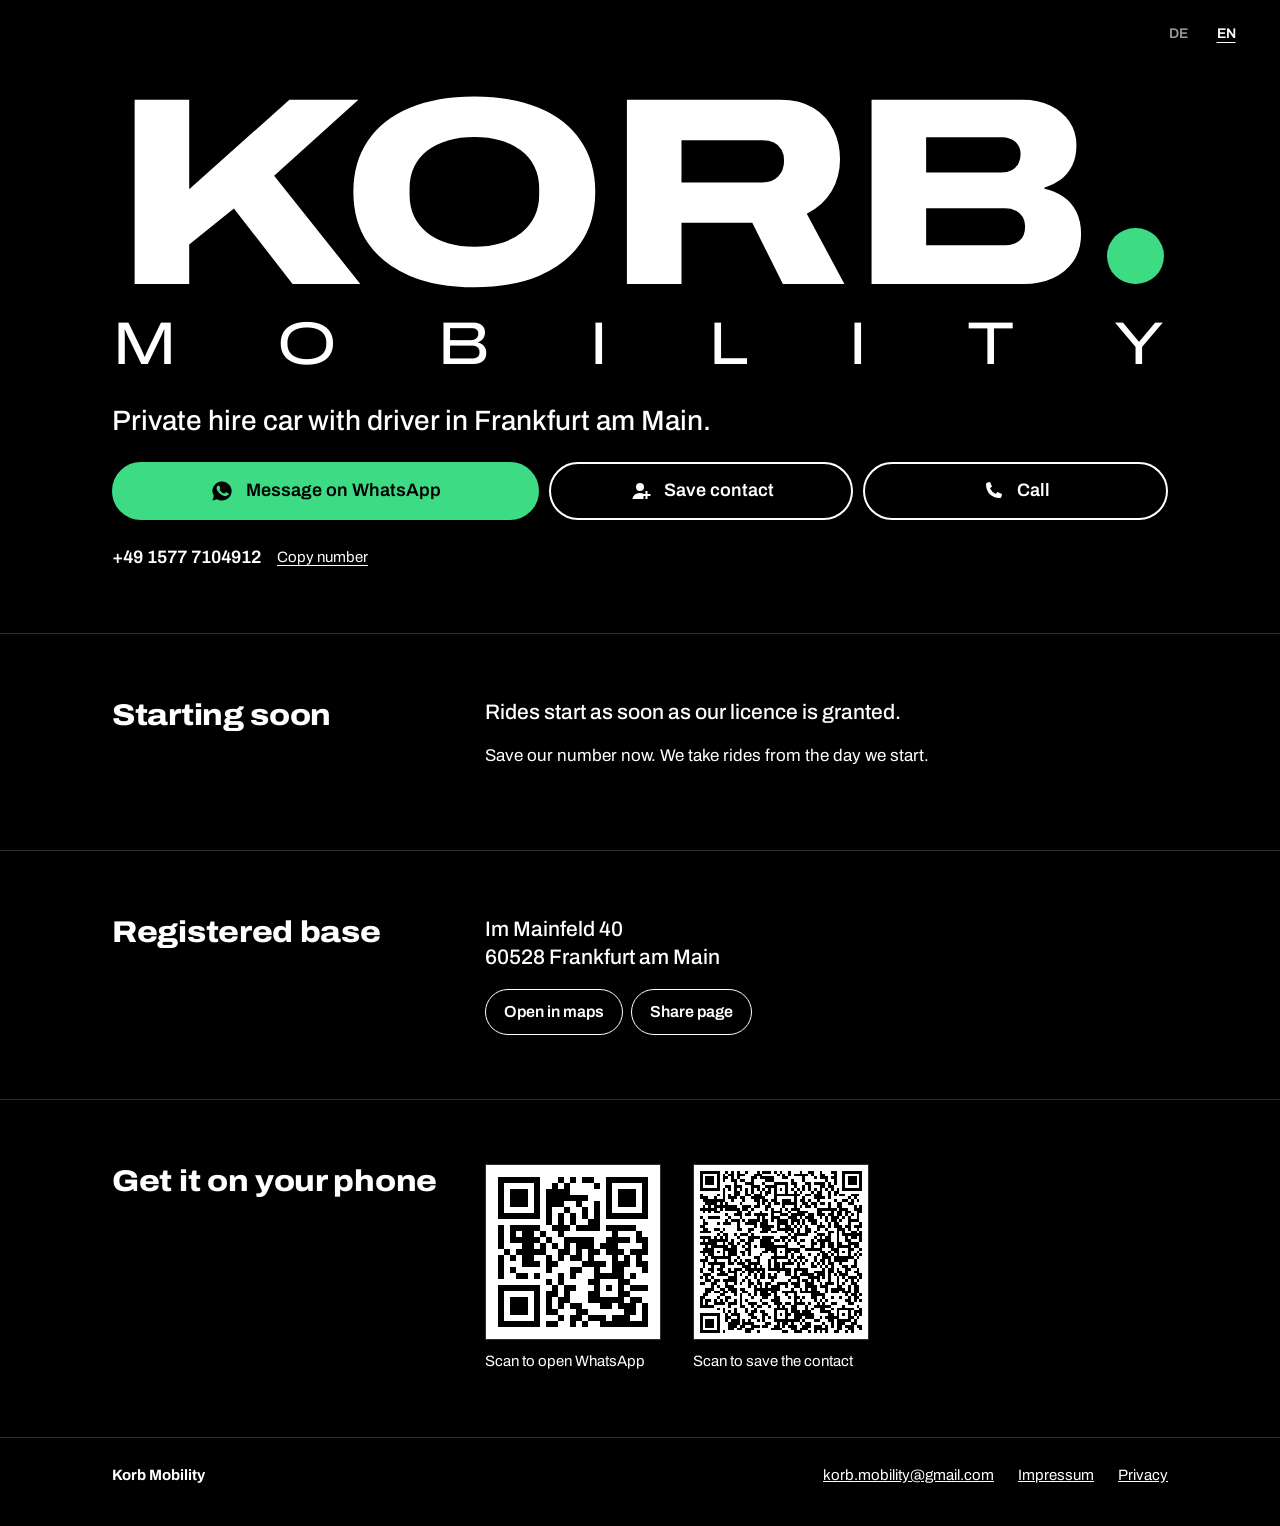
<file: site/index.html>
<!doctype html>
<html lang="de">
<head>
<meta charset="utf-8">
<meta name="viewport" content="width=device-width, initial-scale=1, viewport-fit=cover">
<title>Korb Mobility | Mietwagen mit Fahrer in Frankfurt am Main</title>
<meta name="description" content="Korb Mobility: Mietwagen mit Fahrer in Frankfurt am Main. Kontakt speichern, auf WhatsApp schreiben oder anrufen.">
<meta name="theme-color" content="#000000">
<link rel="icon" href="assets/favicon.svg" type="image/svg+xml">
<link rel="preload" href="assets/fonts/archivo.woff2" as="font" type="font/woff2" crossorigin>
<link rel="stylesheet" href="assets/vendor/maplibre-gl.css">
<link rel="stylesheet" href="styles.css">
<script type="application/ld+json">
{"@context":"https://schema.org","@type":"LocalBusiness","name":"Korb Mobility","telephone":"+4915777104912","address":{"@type":"PostalAddress","streetAddress":"Im Mainfeld 40","postalCode":"60528","addressLocality":"Frankfurt am Main","addressCountry":"DE"}}
</script>
</head>
<body data-licensed="false">

<svg width="0" height="0" style="position:absolute" aria-hidden="true">
  <symbol id="i-wa" viewBox="0 0 24 24"><path d="M12 2.5a9.5 9.5 0 0 0-8.2 14.3L2.5 21.5l4.8-1.3A9.5 9.5 0 1 0 12 2.5Zm5.5 13.4c-.2.6-1.3 1.2-1.8 1.2-.5.1-1 .2-3.3-.8-2.8-1.1-4.6-4-4.7-4.2-.1-.2-1.1-1.5-1.1-2.9s.7-2 1-2.3c.2-.3.5-.3.7-.3h.5c.2 0 .4 0 .6.5l.8 2c.1.2.1.3 0 .5l-.4.6c-.2.2-.3.4-.1.7.2.3.8 1.3 1.7 2.1 1.2 1 2.1 1.3 2.4 1.5.3.1.5.1.7-.1l.9-1c.2-.3.4-.2.7-.1l2 .9c.3.2.5.2.5.4.1.1.1.7-.1 1.3Z"/></symbol>
  <symbol id="i-save" viewBox="0 0 24 24"><path d="M12 12a4 4 0 1 0 0-8 4 4 0 0 0 0 8Zm-7.5 8c.5-3.7 3.500-6 7.500-6 1.300 0 2.500.2 3.500.7V20H4.500Zm15-8v3h3v2h-3v3h-2v-3h-3v-2h3v-3h2Z"/></symbol>
  <symbol id="i-call" viewBox="0 0 24 24"><path d="M6.600 3.500 9 3l2 4.600-2 1.600a12 12 0 0 0 5.800 5.800l1.600-2 4.600 2-.5 2.400c-.2 1-1 1.600-2 1.600C10.800 19 5 13.200 5 5.500c0-1 .6-1.800 1.600-2Z"/></symbol>
</svg>

<aside class="preview-bar" id="preview-bar" hidden>
  <span>Vorschau</span>
  <label><input type="checkbox" id="preview-licensed"> Genehmigung erteilt</label>
  <label><input type="checkbox" id="preview-price"> Preis anzeigen</label>
</aside>

<header class="hero">
  <div class="topbar">
    <div class="lang" role="group" aria-label="Sprache / Language">
      <button type="button" data-lang="de" aria-pressed="true">DE</button>
      <button type="button" data-lang="en" aria-pressed="false">EN</button>
    </div>
  </div>
  <div class="wrap hero-in">
    <h1 class="mark" aria-label="Korb Mobility">
      <span class="mark-row" aria-hidden="true"><span class="mark-word">Korb</span><span class="mark-dot"></span></span>
      <span class="mark-sub" aria-hidden="true"><span>m</span><span>o</span><span>b</span><span>i</span><span>l</span><span>i</span><span>t</span><span>y</span></span>
    </h1>
    <p class="tagline" data-i18n="tagline">Mietwagen mit Fahrer in Frankfurt am Main.</p>

    <div class="hero-foot">
      <div class="actions">
        <a class="btn btn-main js-wa" href="https://wa.me/4915777104912"><svg aria-hidden="true"><use href="#i-wa"/></svg><span data-i18n="ctaWa">Auf WhatsApp schreiben</span></a>
        <a class="btn" href="korb-mobility.vcf" download="Korb-Mobility.vcf"><svg aria-hidden="true"><use href="#i-save"/></svg><span data-i18n="ctaSave">Kontakt speichern</span></a>
        <a class="btn" href="tel:+4915777104912"><svg aria-hidden="true"><use href="#i-call"/></svg><span data-i18n="ctaCall">Anrufen</span></a>
      </div>
      <p class="number">
        <span>+49 1577 7104912</span>
        <button type="button" class="link-btn" data-copy="+4915777104912" data-i18n="copyNumber">Nummer kopieren</button>
      </p>
    </div>
  </div>
</header>

<main>
  <section class="band when-unlicensed">
    <div class="wrap grid">
      <h2 data-i18n="soonTitle">Start in Kürze</h2>
      <div>
        <p class="lead" data-i18n="soonLead">Der Fahrbetrieb startet, sobald unsere Genehmigung erteilt ist.</p>
        <p data-i18n="soonBody">Speichern Sie unsere Nummer schon jetzt. Fahrten nehmen wir ab dem Start an.</p>
      </div>
    </div>
  </section>

  <section class="band when-licensed" id="fahrt">
    <div class="wrap grid">
      <h2 data-i18n="bookTitle">Fahrt anfragen</h2>
      <form id="book" class="form" autocomplete="off">
        <div class="field f-wide" data-field="from">
          <label for="from" data-i18n="from">Abholung</label>
          <input id="from" name="from" required role="combobox" aria-expanded="false" aria-controls="from-list" aria-autocomplete="list" data-i18n-ph="addrPh" placeholder="Adresse eingeben">
          <ul class="suggest" id="from-list" role="listbox" hidden></ul>
          <button type="button" class="link-btn" id="locate" data-i18n="locate">Meinen Standort verwenden</button>
        </div>
        <div class="field f-wide" data-field="to">
          <label for="to" data-i18n="to">Ziel</label>
          <input id="to" name="to" required role="combobox" aria-expanded="false" aria-controls="to-list" aria-autocomplete="list" data-i18n-ph="addrPh" placeholder="Adresse eingeben">
          <ul class="suggest" id="to-list" role="listbox" hidden></ul>
        </div>
        <div class="chips f-wide" role="group" aria-label="Häufige Ziele">
          <button type="button" data-place="fra1">Flughafen T1</button>
          <button type="button" data-place="fra2">Flughafen T2</button>
          <button type="button" data-place="hbf" data-i18n="chipHbf">Hauptbahnhof</button>
          <button type="button" data-place="messe" data-i18n="chipMesse">Messe</button>
        </div>
        <div class="map f-wide" id="map" aria-label="Karte"></div>
        <label><span data-i18n="date">Datum</span><input name="date" type="date" required></label>
        <label><span data-i18n="time">Uhrzeit</span><input name="time" type="time" required></label>
        <label><span data-i18n="people">Personen</span>
          <select name="people"><option>1</option><option>2</option><option>3</option><option>4</option></select></label>
        <label><span data-i18n="flight">Flugnummer (optional)</span><input name="flight" autocapitalize="characters" placeholder="LH 123"></label>
        <label class="check f-wide"><input type="checkbox" name="childseat"><span data-i18n="childseat">Kindersitz gewünscht</span></label>
        <p class="status f-wide" id="status" role="status" aria-live="polite"></p>
        <div class="price-box f-wide" id="result" hidden>
          <p class="price" id="price"></p>
          <p class="trip" id="trip"></p>
          <p class="small" id="price-note"></p>
        </div>
        <button class="btn btn-main f-wide" type="submit" data-i18n="send">Auf WhatsApp senden</button>
        <p class="small f-wide" data-i18n="preorder">Unsere Fahrten sind immer vorbestellt. Die Fahrt gilt, sobald wir sie auf WhatsApp bestätigt haben.</p>
      </form>
    </div>
  </section>

  <section class="band when-licensed" id="ablauf">
    <div class="wrap grid">
      <h2 data-i18n="howTitle">So buchen Sie</h2>
      <ol class="steps">
        <li data-i18n="how1">Abholung und Ziel eingeben.</li>
        <li data-i18n="how2">Datum und Uhrzeit wählen.</li>
        <li data-i18n="how3">Auf WhatsApp senden und unsere Bestätigung erhalten.</li>
      </ol>
    </div>
  </section>

  <section class="band when-licensed" id="flughafen">
    <div class="wrap grid">
      <h2 data-i18n="airTitle">Flughafen Frankfurt</h2>
      <div>
        <p class="lead" data-i18n="airLead">Buchen Sie Ihre Fahrt zum Flughafen oder vom Flughafen im Voraus.</p>
        <ul class="plain">
          <li data-i18n="air1">Geben Sie bei der Abholung Ihre Flugnummer an, dann planen wir die Ankunft mit ein.</li>
          <li><span class="todo" data-i18n="air2">Nach der Landung warten wir 45 Minuten ohne Aufpreis.</span></li>
          <li><span class="todo" data-i18n="air3">Bis 1 Stunde vor der Abholung kostenlos stornieren.</span></li>
        </ul>
      </div>
    </div>
  </section>

  <section class="band when-licensed" id="klasse">
    <div class="wrap grid">
      <h2 data-i18n="classTitle">Fahrzeugklasse</h2>
      <div>
        <p class="lead" data-i18n="classLead">Wir fahren in der Comfort- und Premium-Klasse.</p>
        <p data-i18n="classBody">In anderen Fahrdienst-Apps entspricht das den Kategorien Comfort und Premium.</p>
        <p class="small" data-i18n="classLegal">Mietwagen mit Fahrer nach §&nbsp;49&nbsp;Abs.&nbsp;4&nbsp;PBefG.</p>
      </div>
    </div>
  </section>

  <section class="band when-licensed" id="sicherheit">
    <div class="wrap grid">
      <h2 data-i18n="safeTitle">Sicherheit</h2>
      <ul class="plain">
        <li data-i18n="safe1">Das Fahrzeug wird jede Woche geprüft.</li>
        <li data-i18n="safe2">Führerschein und Personenbeförderungsschein prüfen wir vor dem ersten Einsatz und danach mindestens vierteljährlich.</li>
        <li><span class="todo" data-i18n="safe3">Vor der Fahrt erhalten Sie auf WhatsApp Fahrername und Kennzeichen.</span></li>
      </ul>
    </div>
  </section>

  <section class="band when-licensed" id="business">
    <div class="wrap grid">
      <h2 data-i18n="bizTitle">Für Unternehmen</h2>
      <div>
        <p class="lead"><span class="todo" data-i18n="bizLead">Fahrten für Mitarbeitende und Gäste, mit einer gemeinsamen Rechnung pro Monat.</span></p>
        <a class="btn btn-small js-wa-biz" href="https://wa.me/4915777104912" data-i18n="bizCta">Angebot auf WhatsApp anfragen</a>
      </div>
    </div>
  </section>

  <section class="band when-licensed" id="fragen">
    <div class="wrap grid">
      <h2 data-i18n="faqTitle">Häufige Fragen</h2>
      <div class="faq">
        <details><summary data-i18n="q1">Wie entsteht der Preis?</summary><p data-i18n="a1">Aus Strecke und Fahrzeit Ihrer Route, also auch abhängig vom Verkehr. Den Endpreis inklusive Umsatzsteuer sehen Sie vor dem Absenden.</p></details>
        <details><summary data-i18n="q2">Kann ich an der Straße einsteigen?</summary><p data-i18n="a2">Nein. Als Mietwagen dürfen wir nur vorab eingegangene Aufträge fahren.</p></details>
        <details><summary data-i18n="q3">Wie viel Gepäck passt ins Auto?</summary><p><span class="todo" data-i18n="a3">Bei 4 Personen 4 große Koffer. Bei mehr Gepäck schreiben Sie uns vorher.</span></p></details>
        <details><summary data-i18n="q4">Wie lange wartet der Fahrer?</summary><p><span class="todo" data-i18n="a4">5 Minuten ab der vereinbarten Zeit ohne Aufpreis, am Flughafen 45 Minuten nach der Landung.</span></p></details>
        <details><summary data-i18n="q5">Wie kann ich bezahlen?</summary><p><span class="todo" data-i18n="a5">Bar oder mit Karte im Fahrzeug.</span></p></details>
        <details><summary data-i18n="q6">Bekomme ich eine Rechnung?</summary><p data-i18n="a6">Ja. Schreiben Sie uns einfach die Rechnungsadresse auf WhatsApp.</p></details>
        <details><summary data-i18n="q7">Ich habe etwas im Auto vergessen.</summary><p data-i18n="a7">Schreiben Sie uns auf WhatsApp mit Datum und Strecke Ihrer Fahrt.</p></details>
      </div>
    </div>
  </section>

  <section class="band" id="standort">
    <div class="wrap grid">
      <h2 data-i18n="placeTitle">Betriebssitz</h2>
      <div>
        <address class="lead">Im Mainfeld 40<br>60528 Frankfurt am Main</address>
        <p class="row">
          <a class="btn btn-small" href="https://www.google.com/maps/search/?api=1&amp;query=Im%20Mainfeld%2040%2C%2060528%20Frankfurt%20am%20Main" rel="noopener" data-i18n="openMap">In Karten öffnen</a>
          <button type="button" class="btn btn-small" id="share" data-i18n="share">Seite teilen</button>
        </p>
      </div>
    </div>
  </section>

  <section class="band only-desktop" id="scan">
    <div class="wrap grid">
      <h2 data-i18n="scanTitle">Aufs Handy holen</h2>
      <div class="qr">
        <figure><img src="assets/qr-whatsapp.svg" alt="" width="176" height="176"><figcaption data-i18n="scanWa">Scannen, um WhatsApp zu öffnen</figcaption></figure>
        <figure><img src="assets/qr-contact.svg" alt="" width="176" height="176"><figcaption data-i18n="scanSave">Scannen, um den Kontakt zu speichern</figcaption></figure>
      </div>
    </div>
  </section>
</main>

<footer class="foot">
  <div class="wrap foot-row">
    <span>Korb Mobility</span>
    <a href="mailto:korb.mobility@gmail.com">korb.mobility@gmail.com</a>
    <a href="impressum.html">Impressum</a>
    <a href="datenschutz.html" data-i18n="privacy">Datenschutz</a>
  </div>
</footer>


<div class="toast" id="toast" role="status" aria-live="polite"></div>
<script src="site.js"></script>
</body>
</html>
</file>
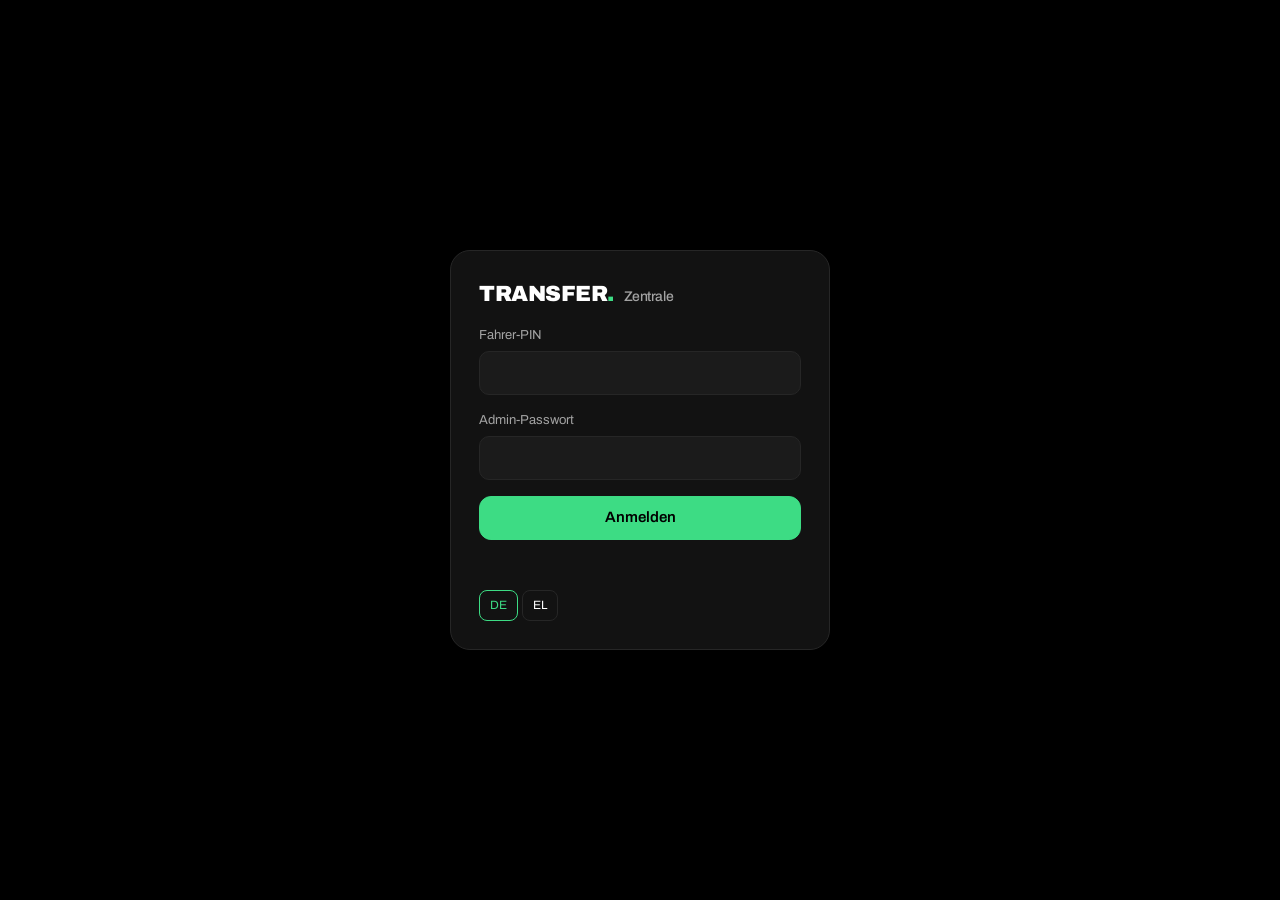
<file: docs/admin/index.html>
<!doctype html>
<html lang="de">
<head>
<meta charset="utf-8">
<meta name="viewport" content="width=device-width, initial-scale=1">
<meta name="robots" content="noindex, nofollow">
<title>Transfer Zentrale</title>
<link rel="icon" href="../assets/favicon.svg" type="image/svg+xml">
<link rel="stylesheet" href="../assets/vendor/maplibre-gl.css">
<link rel="stylesheet" href="admin.css?v=2">
<!-- © Transfer. Alle Rechte vorbehalten. -->
</head>
<body>

<!-- Sign-in -->
<main class="login" id="login">
  <form class="login-card" id="login-form" autocomplete="off">
    <div class="brand">TRANSFER<span>.</span> <small data-t="central">Zentrale</small></div>
    <label><span data-t="pin">Fahrer-PIN</span><input name="pin" inputmode="numeric" maxlength="4" pattern="\d{4}" required autocomplete="off"></label>
    <label><span data-t="password">Admin-Passwort</span><input name="password" type="password" required autocomplete="current-password"></label>
    <button class="btn main" type="submit" data-t="signIn">Anmelden</button>
    <p class="msg" id="login-msg"></p>
    <div class="langs"><button type="button" data-lang="de">DE</button><button type="button" data-lang="el">EL</button></div>
  </form>
</main>

<!-- Dashboard -->
<div class="app" id="app" hidden>
  <header class="top">
    <div class="brand">TRANSFER<span>.</span> <small data-t="central">Zentrale</small></div>
    <nav class="tabs" id="tabs">
      <button data-tab="live" class="on" data-t="tLive">Live</button>
      <button data-tab="rides" data-t="tRides">Fahrten</button>
      <button data-tab="phone" data-t="tPhone">Telefonbuchung</button>
      <button data-tab="drivers" data-t="tDrivers">Fahrer</button>
      <button data-tab="reports" data-t="tReports">Meldungen</button>
    </nav>
    <div class="who"><span id="me"></span><span class="langs"><button type="button" data-lang="de">DE</button><button type="button" data-lang="el">EL</button></span><button class="btn small" id="logout" data-t="signOut">Abmelden</button></div>
  </header>

  <section class="kpis" id="kpis"></section>

  <!-- Live -->
  <section class="tab live" data-pane="live">
    <div class="map" id="map"></div>
    <aside class="side">
      <h2><span data-t="open">Offene Anfragen</span> <b id="open-n">0</b></h2>
      <div id="open-list" class="list"></div>
      <h2><span data-t="active">Laufende Fahrten</span> <b id="active-n">0</b></h2>
      <div id="active-list" class="list"></div>
      <h2><span data-t="drivers">Fahrer</span> <b id="online-n">0</b></h2>
      <div id="driver-list" class="list"></div>
    </aside>
  </section>

  <!-- Rides -->
  <section class="tab" data-pane="rides" hidden>
    <div class="filters">
      <select id="f-status">
        <option value="all" data-t="sAll">Alle</option><option value="new" data-t="s_new">Neu</option><option value="done" data-t="s_done">Abgeschlossen</option>
        <option value="cancelled" data-t="s_cancelled">Storniert</option><option value="expired" data-t="s_expired">Abgelaufen</option>
      </select>
      <select id="f-days"><option value="1" data-t="d1">Heute</option><option value="7" selected data-t="d7">7 Tage</option><option value="30" data-t="d30">30 Tage</option><option value="365" data-t="d365">1 Jahr</option></select>
      <input id="f-search" data-tp="search" placeholder="Name, Telefon, Adresse, Nr.">
      <button class="btn small" id="f-csv">CSV</button>
      <span class="sum" id="f-sum"></span>
    </div>
    <div class="table-wrap"><table class="rides"><thead><tr>
      <th data-t="hWhen">Zeit</th><th data-t="hNr">Nr.</th><th data-t="hCustomer">Kunde</th><th data-t="hRoute">Strecke</th>
      <th data-t="hDriver">Fahrer</th><th data-t="hStatus">Status</th><th data-t="hPrice">Preis</th><th></th>
    </tr></thead><tbody id="rides-body"></tbody></table></div>
  </section>

  <!-- Phone booking -->
  <section class="tab narrow" data-pane="phone" hidden>
    <form class="card" id="phone-form" autocomplete="off">
      <h2 data-t="phoneTitle">Fahrt am Telefon aufnehmen</h2>
      <div class="grid2">
        <label><span data-t="cName">Name des Kunden</span><input name="name" required maxlength="100"></label>
        <label><span data-t="cPhone">Telefon</span><input name="phone" type="tel" required maxlength="25" pattern="\+?[0-9 ()/\-]{6,25}"></label>
      </div>
      <label class="addr"><span data-t="from">Abholung</span><input name="from" required><div class="sugg" data-for="from"></div></label>
      <label class="addr"><span data-t="to">Ziel</span><input name="to" required><div class="sugg" data-for="to"></div></label>
      <div class="grid3">
        <label><span data-t="when">Wann</span><select name="mode"><option value="asap" data-t="asap">Sofort</option><option value="later" data-t="later">Termin</option></select></label>
        <label><span data-t="date">Datum</span><input name="date" type="date"></label>
        <label><span data-t="time">Uhrzeit</span><input name="time" type="time"></label>
      </div>
      <div class="grid3">
        <label><span data-t="people">Personen</span><input name="people" type="number" min="1" max="8" value="1"></label>
        <label><span data-t="price">Preis (€)</span><input name="price" type="number" step="0.1" min="0"></label>
        <label><span data-t="assign">Fahrer</span><select name="driver"><option value="" data-t="toAll">An alle senden</option></select></label>
      </div>
      <label><span data-t="note">Notiz für den Fahrer</span><input name="note" maxlength="500"></label>
      <p class="quote" id="quote"></p>
      <button class="btn main" type="submit" data-t="book">Fahrt anlegen</button>
      <p class="msg" id="phone-msg"></p>
    </form>
  </section>

  <!-- Drivers -->
  <section class="tab" data-pane="drivers" hidden>
    <div class="filters">
      <select id="ds-days"><option value="7" data-t="d7">7 Tage</option><option value="30" selected data-t="d30">30 Tage</option><option value="365" data-t="d365">1 Jahr</option></select>
      <button class="btn small main" id="d-new" data-t="newDriver">+ Neuer Fahrer</button>
    </div>
    <div class="table-wrap"><table class="rides"><thead><tr>
      <th data-t="hName">Name</th><th data-t="hPlate">Kennzeichen</th><th data-t="hType">Art</th><th data-t="hState">Status</th>
      <th data-t="hRides">Fahrten</th><th data-t="hSum">Umsatz</th><th>km</th><th data-t="hCancelled">Storniert</th><th>★</th><th></th>
    </tr></thead><tbody id="drivers-body"></tbody></table></div>
    <form class="card" id="driver-form" hidden>
      <h2 id="driver-form-title"></h2>
      <input type="hidden" name="id">
      <div class="grid2">
        <label><span data-t="hName">Name</span><input name="name" required maxlength="80"></label>
        <label><span data-t="hPlate">Kennzeichen</span><input name="plate" maxlength="20"></label>
        <label><span data-t="hType">Art</span><select name="type"><option value="mietwagen">Mietwagen</option><option value="taxi">Taxi</option></select></label>
        <label><span data-t="newPin">Neue PIN (4 Ziffern)</span><input name="pin" inputmode="numeric" maxlength="4" pattern="\d{4}" autocomplete="off"></label>
      </div>
      <label class="check"><input type="checkbox" name="active" checked><span data-t="activeLbl">Aktiv (darf sich anmelden)</span></label>
      <div class="row"><button class="btn main" type="submit" data-t="save">Speichern</button><button class="btn" type="button" id="driver-cancel" data-t="close">Schließen</button></div>
      <p class="msg" id="driver-msg"></p>
    </form>
  </section>

  <!-- Road reports -->
  <section class="tab" data-pane="reports" hidden>
    <p class="hint" data-t="reportsHint">Meldungen der Fahrer aus den letzten 2 Stunden. Falsches oder Unpassendes hier löschen.</p>
    <div id="reports-list" class="list cards"></div>
  </section>
</div>

<!-- Booking details -->
<dialog id="detail"><div id="detail-body"></div><form method="dialog"><button class="btn" data-t="close">Schließen</button></form></dialog>

<script src="../assets/vendor/maplibre-gl.js"></script>
<script src="admin.js?v=2"></script>
</body>
</html>
</file>
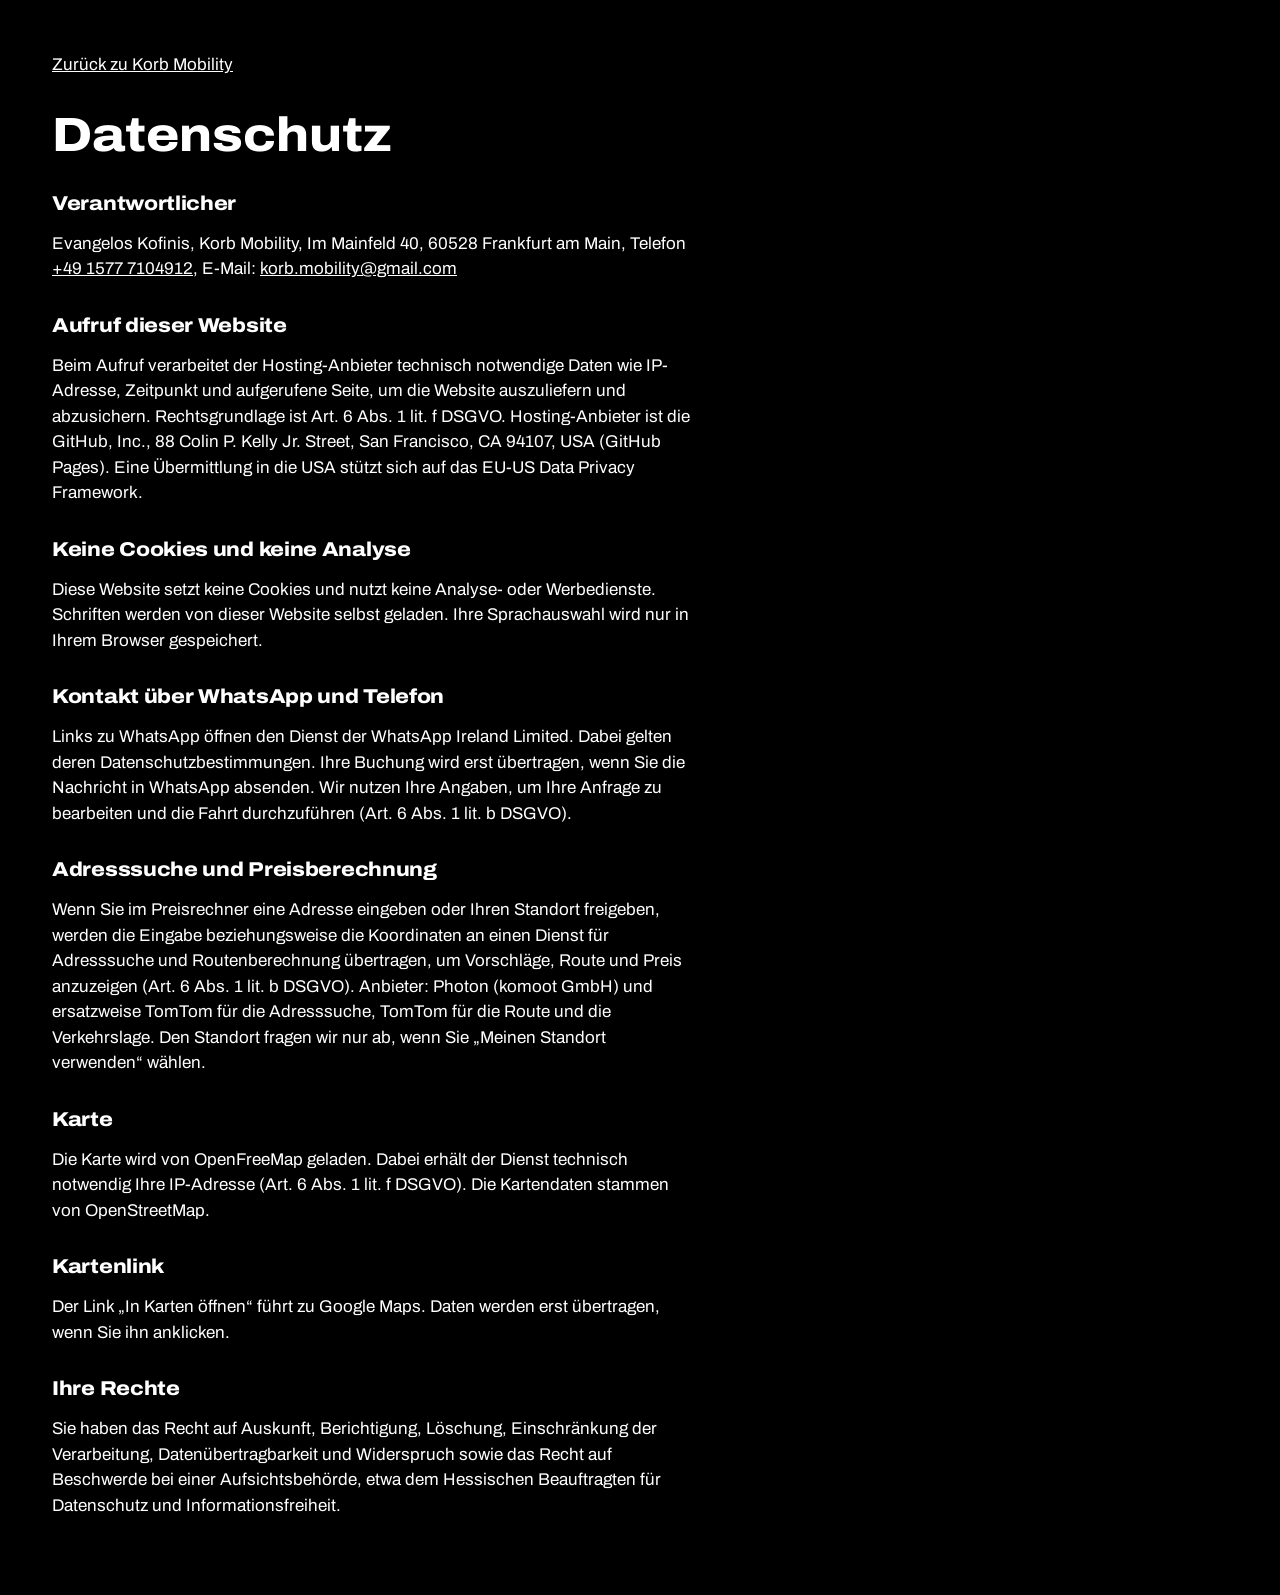
<file: docs/datenschutz.html>
<!doctype html>
<html lang="de">
<head>
<meta charset="utf-8">
<meta name="viewport" content="width=device-width, initial-scale=1">
<title>Datenschutz | Korb Mobility</title>
<meta name="robots" content="noindex">
<link rel="icon" href="assets/favicon.svg" type="image/svg+xml">
<link rel="stylesheet" href="styles.css?v=20261103d">
</head>
<body>
<main class="wrap legal">
  <a class="back" href="index.html">Zurück zu Korb Mobility</a>
  <h1>Datenschutz</h1>
  <h2>Verantwortlicher</h2>
  <p>Evangelos Kofinis, Korb Mobility, Im Mainfeld 40, 60528 Frankfurt am Main, Telefon <a href="tel:+4915777104912">+49 1577 7104912</a>, E-Mail: <a href="mailto:korb.mobility@gmail.com">korb.mobility@gmail.com</a></p>

  <h2>Aufruf dieser Website</h2>
  <p>Beim Aufruf verarbeitet der Hosting-Anbieter technisch notwendige Daten wie IP-Adresse, Zeitpunkt und aufgerufene Seite, um die Website auszuliefern und abzusichern. Rechtsgrundlage ist Art. 6 Abs. 1 lit. f DSGVO. Hosting-Anbieter ist die GitHub, Inc., 88 Colin P. Kelly Jr. Street, San Francisco, CA 94107, USA (GitHub Pages). Eine Übermittlung in die USA stützt sich auf das EU-US Data Privacy Framework.</p>

  <h2>Keine Cookies und keine Analyse</h2>
  <p>Diese Website setzt keine Cookies und nutzt keine Analyse- oder Werbedienste. Schriften werden von dieser Website selbst geladen. Ihre Sprachauswahl wird nur in Ihrem Browser gespeichert.</p>

  <h2>Kontakt über WhatsApp und Telefon</h2>
  <p>Links zu WhatsApp öffnen den Dienst der WhatsApp Ireland Limited. Dabei gelten deren Datenschutzbestimmungen. Ihre Buchung wird erst übertragen, wenn Sie die Nachricht in WhatsApp absenden. Wir nutzen Ihre Angaben, um Ihre Anfrage zu bearbeiten und die Fahrt durchzuführen (Art. 6 Abs. 1 lit. b DSGVO).</p>

  <h2>Adresssuche und Preisberechnung</h2>
  <p>Wenn Sie im Preisrechner eine Adresse eingeben oder Ihren Standort freigeben, werden die Eingabe beziehungsweise die Koordinaten an einen Dienst für Adresssuche und Routenberechnung übertragen, um Vorschläge, Route und Preis anzuzeigen (Art. 6 Abs. 1 lit. b DSGVO). Anbieter: Photon (komoot GmbH) und ersatzweise TomTom für die Adresssuche, TomTom für die Route und die Verkehrslage. Den Standort fragen wir nur ab, wenn Sie „Meinen Standort verwenden“ wählen.</p>

  <h2>Karte</h2>
  <p>Die Karte wird von OpenFreeMap geladen. Dabei erhält der Dienst technisch notwendig Ihre IP-Adresse (Art. 6 Abs. 1 lit. f DSGVO). Die Kartendaten stammen von OpenStreetMap.</p>

  <h2>Kartenlink</h2>
  <p>Der Link „In Karten öffnen“ führt zu Google Maps. Daten werden erst übertragen, wenn Sie ihn anklicken.</p>

  <h2>Ihre Rechte</h2>
  <p>Sie haben das Recht auf Auskunft, Berichtigung, Löschung, Einschränkung der Verarbeitung, Datenübertragbarkeit und Widerspruch sowie das Recht auf Beschwerde bei einer Aufsichtsbehörde, etwa dem Hessischen Beauftragten für Datenschutz und Informationsfreiheit.</p>
</main>
</body>
</html>
</file>
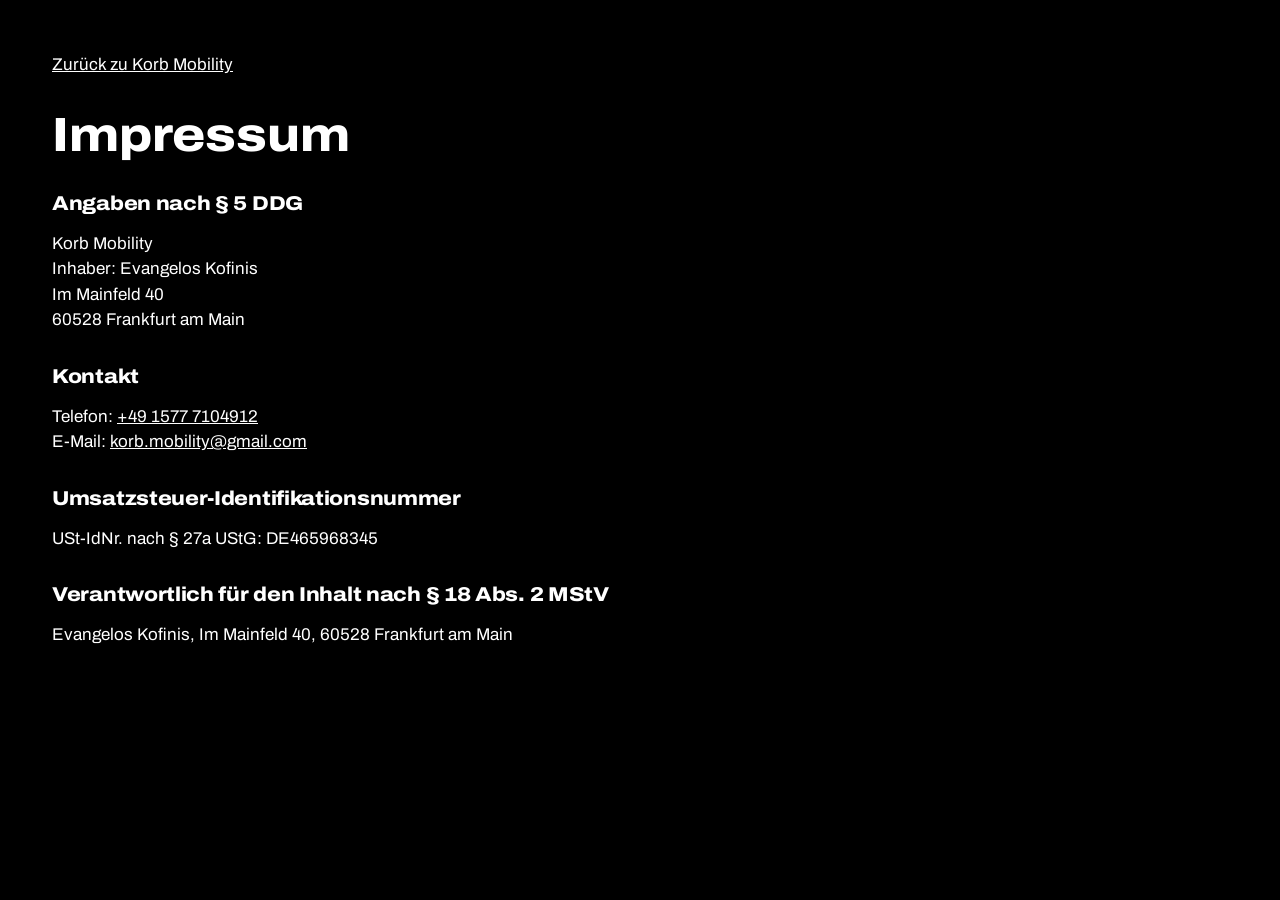
<file: docs/impressum.html>
<!doctype html>
<html lang="de">
<head>
<meta charset="utf-8">
<meta name="viewport" content="width=device-width, initial-scale=1">
<title>Impressum | Korb Mobility</title>
<meta name="robots" content="noindex">
<link rel="icon" href="assets/favicon.svg" type="image/svg+xml">
<link rel="stylesheet" href="styles.css?v=20261103d">
</head>
<body>
<main class="wrap legal">
  <a class="back" href="index.html">Zurück zu Korb Mobility</a>
  <h1>Impressum</h1>

  <h2>Angaben nach § 5 DDG</h2>
  <p>Korb Mobility<br>Inhaber: Evangelos Kofinis<br>Im Mainfeld 40<br>60528 Frankfurt am Main</p>

  <h2>Kontakt</h2>
  <p>Telefon: <a href="tel:+4915777104912">+49 1577 7104912</a><br>E-Mail: <a href="mailto:korb.mobility@gmail.com">korb.mobility@gmail.com</a></p>

  <h2>Umsatzsteuer-Identifikationsnummer</h2>
  <p>USt-IdNr. nach § 27a UStG: DE465968345</p>

  <h2>Verantwortlich für den Inhalt nach § 18 Abs. 2 MStV</h2>
  <p>Evangelos Kofinis, Im Mainfeld 40, 60528 Frankfurt am Main</p>
</main>
</body>
</html>
</file>
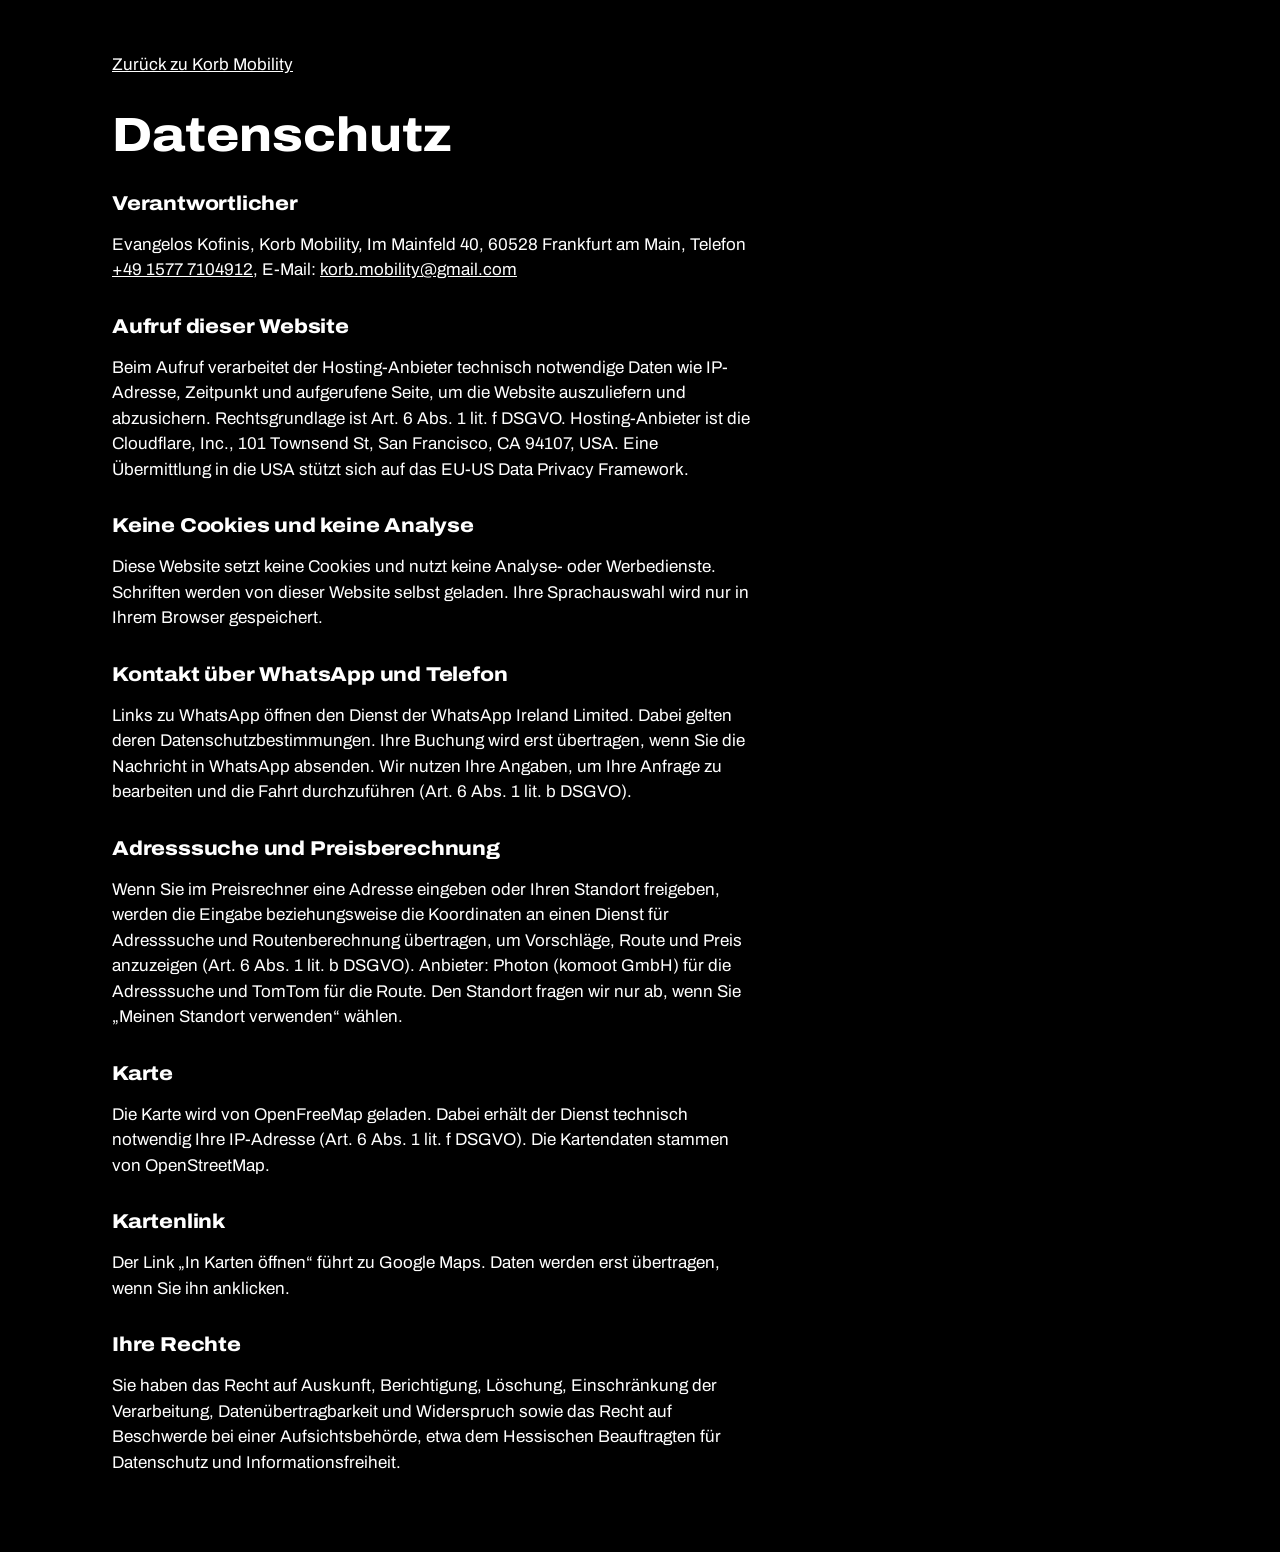
<file: site/datenschutz.html>
<!doctype html>
<html lang="de">
<head>
<meta charset="utf-8">
<meta name="viewport" content="width=device-width, initial-scale=1">
<title>Datenschutz | Korb Mobility</title>
<meta name="robots" content="noindex">
<link rel="icon" href="assets/favicon.svg" type="image/svg+xml">
<link rel="stylesheet" href="styles.css">
</head>
<body>
<main class="wrap legal">
  <a class="back" href="index.html">Zurück zu Korb Mobility</a>
  <h1>Datenschutz</h1>
  <h2>Verantwortlicher</h2>
  <p>Evangelos Kofinis, Korb Mobility, Im Mainfeld 40, 60528 Frankfurt am Main, Telefon <a href="tel:+4915777104912">+49 1577 7104912</a>, E-Mail: <a href="mailto:korb.mobility@gmail.com">korb.mobility@gmail.com</a></p>

  <h2>Aufruf dieser Website</h2>
  <p>Beim Aufruf verarbeitet der Hosting-Anbieter technisch notwendige Daten wie IP-Adresse, Zeitpunkt und aufgerufene Seite, um die Website auszuliefern und abzusichern. Rechtsgrundlage ist Art. 6 Abs. 1 lit. f DSGVO. Hosting-Anbieter ist die Cloudflare, Inc., 101 Townsend St, San Francisco, CA 94107, USA. Eine Übermittlung in die USA stützt sich auf das EU-US Data Privacy Framework.</p>

  <h2>Keine Cookies und keine Analyse</h2>
  <p>Diese Website setzt keine Cookies und nutzt keine Analyse- oder Werbedienste. Schriften werden von dieser Website selbst geladen. Ihre Sprachauswahl wird nur in Ihrem Browser gespeichert.</p>

  <h2>Kontakt über WhatsApp und Telefon</h2>
  <p>Links zu WhatsApp öffnen den Dienst der WhatsApp Ireland Limited. Dabei gelten deren Datenschutzbestimmungen. Ihre Buchung wird erst übertragen, wenn Sie die Nachricht in WhatsApp absenden. Wir nutzen Ihre Angaben, um Ihre Anfrage zu bearbeiten und die Fahrt durchzuführen (Art. 6 Abs. 1 lit. b DSGVO).</p>

  <h2>Adresssuche und Preisberechnung</h2>
  <p>Wenn Sie im Preisrechner eine Adresse eingeben oder Ihren Standort freigeben, werden die Eingabe beziehungsweise die Koordinaten an einen Dienst für Adresssuche und Routenberechnung übertragen, um Vorschläge, Route und Preis anzuzeigen (Art. 6 Abs. 1 lit. b DSGVO). Anbieter: Photon (komoot GmbH) für die Adresssuche und TomTom für die Route. Den Standort fragen wir nur ab, wenn Sie „Meinen Standort verwenden“ wählen.</p>

  <h2>Karte</h2>
  <p>Die Karte wird von OpenFreeMap geladen. Dabei erhält der Dienst technisch notwendig Ihre IP-Adresse (Art. 6 Abs. 1 lit. f DSGVO). Die Kartendaten stammen von OpenStreetMap.</p>

  <h2>Kartenlink</h2>
  <p>Der Link „In Karten öffnen“ führt zu Google Maps. Daten werden erst übertragen, wenn Sie ihn anklicken.</p>

  <h2>Ihre Rechte</h2>
  <p>Sie haben das Recht auf Auskunft, Berichtigung, Löschung, Einschränkung der Verarbeitung, Datenübertragbarkeit und Widerspruch sowie das Recht auf Beschwerde bei einer Aufsichtsbehörde, etwa dem Hessischen Beauftragten für Datenschutz und Informationsfreiheit.</p>
</main>
</body>
</html>
</file>
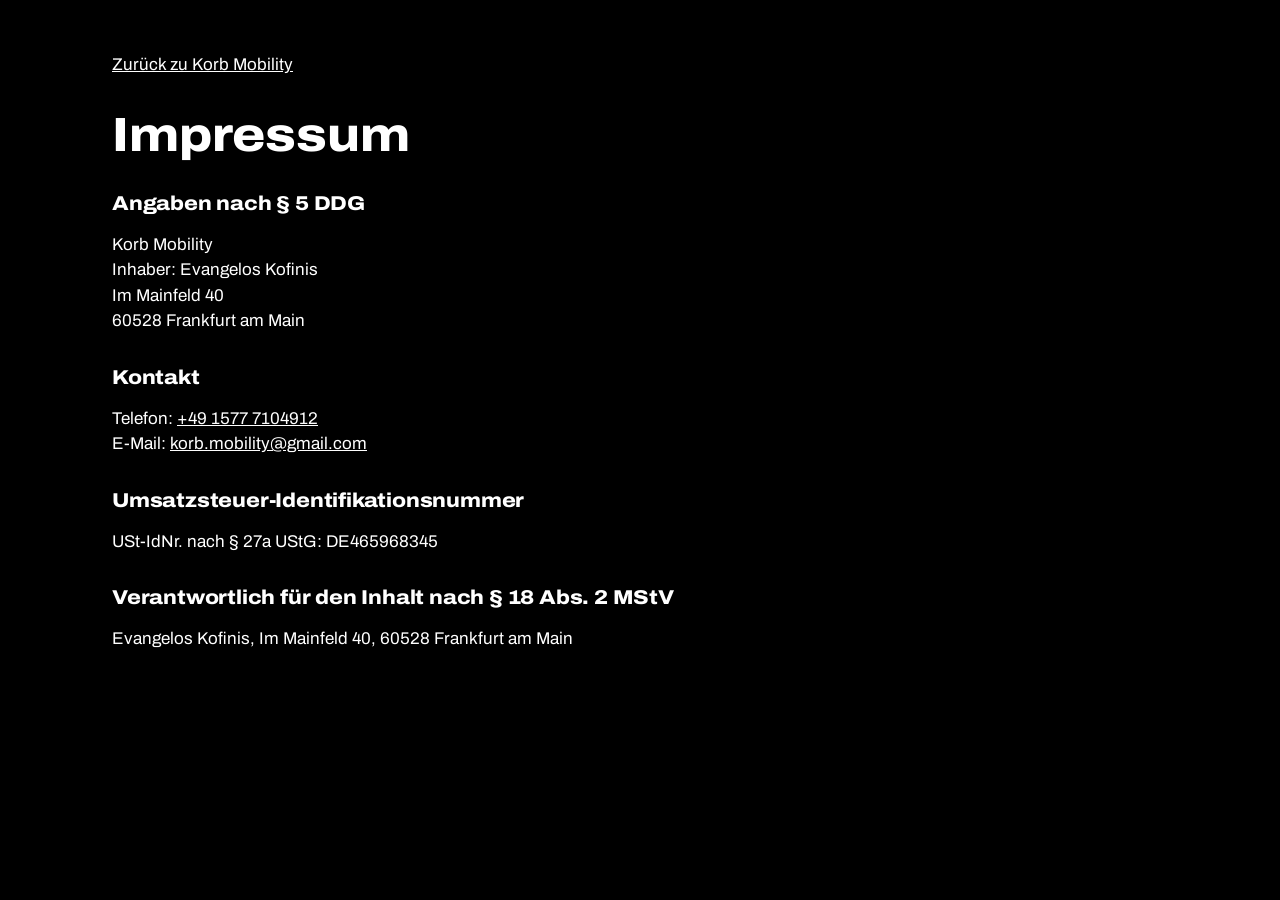
<file: site/impressum.html>
<!doctype html>
<html lang="de">
<head>
<meta charset="utf-8">
<meta name="viewport" content="width=device-width, initial-scale=1">
<title>Impressum | Korb Mobility</title>
<meta name="robots" content="noindex">
<link rel="icon" href="assets/favicon.svg" type="image/svg+xml">
<link rel="stylesheet" href="styles.css">
</head>
<body>
<main class="wrap legal">
  <a class="back" href="index.html">Zurück zu Korb Mobility</a>
  <h1>Impressum</h1>

  <h2>Angaben nach § 5 DDG</h2>
  <p>Korb Mobility<br>Inhaber: Evangelos Kofinis<br>Im Mainfeld 40<br>60528 Frankfurt am Main</p>

  <h2>Kontakt</h2>
  <p>Telefon: <a href="tel:+4915777104912">+49 1577 7104912</a><br>E-Mail: <a href="mailto:korb.mobility@gmail.com">korb.mobility@gmail.com</a></p>

  <h2>Umsatzsteuer-Identifikationsnummer</h2>
  <p>USt-IdNr. nach § 27a UStG: DE465968345</p>

  <h2>Verantwortlich für den Inhalt nach § 18 Abs. 2 MStV</h2>
  <p>Evangelos Kofinis, Im Mainfeld 40, 60528 Frankfurt am Main</p>
</main>
</body>
</html>
</file>
<file: docs/assets/vendor/maplibre-gl.css>
.maplibregl-map{font:12px/20px Helvetica Neue,Arial,Helvetica,sans-serif;overflow:hidden;position:relative;-webkit-tap-highlight-color:rgb(0 0 0/0)}.maplibregl-canvas{left:0;position:absolute;top:0}.maplibregl-map:fullscreen{height:100%;width:100%}.maplibregl-ctrl-group button.maplibregl-ctrl-compass{touch-action:none}.maplibregl-canvas-container.maplibregl-interactive,.maplibregl-ctrl-group button.maplibregl-ctrl-compass{cursor:grab;-webkit-user-select:none;-moz-user-select:none;user-select:none}.maplibregl-canvas-container.maplibregl-interactive.maplibregl-track-pointer{cursor:pointer}.maplibregl-canvas-container.maplibregl-interactive:active,.maplibregl-ctrl-group button.maplibregl-ctrl-compass:active{cursor:grabbing}.maplibregl-canvas-container.maplibregl-touch-zoom-rotate,.maplibregl-canvas-container.maplibregl-touch-zoom-rotate .maplibregl-canvas{touch-action:pan-x pan-y}.maplibregl-canvas-container.maplibregl-touch-drag-pan,.maplibregl-canvas-container.maplibregl-touch-drag-pan .maplibregl-canvas{touch-action:pinch-zoom}.maplibregl-canvas-container.maplibregl-touch-zoom-rotate.maplibregl-touch-drag-pan,.maplibregl-canvas-container.maplibregl-touch-zoom-rotate.maplibregl-touch-drag-pan .maplibregl-canvas{touch-action:none}.maplibregl-canvas-container.maplibregl-touch-drag-pan.maplibregl-cooperative-gestures,.maplibregl-canvas-container.maplibregl-touch-drag-pan.maplibregl-cooperative-gestures .maplibregl-canvas{touch-action:pan-x pan-y}.maplibregl-ctrl-bottom-left,.maplibregl-ctrl-bottom-right,.maplibregl-ctrl-top-left,.maplibregl-ctrl-top-right{pointer-events:none;position:absolute;z-index:2}.maplibregl-ctrl-top-left{left:0;top:0}.maplibregl-ctrl-top-right{right:0;top:0}.maplibregl-ctrl-bottom-left{bottom:0;left:0}.maplibregl-ctrl-bottom-right{bottom:0;right:0}.maplibregl-ctrl{clear:both;pointer-events:auto;transform:translate(0)}.maplibregl-ctrl-top-left .maplibregl-ctrl{float:left;margin:10px 0 0 10px}.maplibregl-ctrl-top-right .maplibregl-ctrl{float:right;margin:10px 10px 0 0}.maplibregl-ctrl-bottom-left .maplibregl-ctrl{float:left;margin:0 0 10px 10px}.maplibregl-ctrl-bottom-right .maplibregl-ctrl{float:right;margin:0 10px 10px 0}.maplibregl-ctrl-group{background:#fff;border-radius:4px}.maplibregl-ctrl-group:not(:empty){box-shadow:0 0 0 2px rgba(0,0,0,.1)}@media (forced-colors:active){.maplibregl-ctrl-group:not(:empty){box-shadow:0 0 0 2px ButtonText}}.maplibregl-ctrl-group button{background-color:transparent;border:0;box-sizing:border-box;cursor:pointer;display:block;height:29px;outline:none;padding:0;width:29px}.maplibregl-ctrl-group button+button{border-top:1px solid #ddd}.maplibregl-ctrl button .maplibregl-ctrl-icon{background-position:50%;background-repeat:no-repeat;display:block;height:100%;width:100%}@media (forced-colors:active){.maplibregl-ctrl-icon{background-color:transparent}.maplibregl-ctrl-group button+button{border-top:1px solid ButtonText}}.maplibregl-ctrl button::-moz-focus-inner{border:0;padding:0}.maplibregl-ctrl-attrib-button:focus,.maplibregl-ctrl-group button:focus{box-shadow:0 0 2px 2px #0096ff}.maplibregl-ctrl button:disabled{cursor:not-allowed}.maplibregl-ctrl button:disabled .maplibregl-ctrl-icon{opacity:.25}.maplibregl-ctrl button:not(:disabled):hover{background-color:rgb(0 0 0/5%)}.maplibregl-ctrl-group button:focus:focus-visible{box-shadow:0 0 2px 2px #0096ff}.maplibregl-ctrl-group button:focus:not(:focus-visible){box-shadow:none}.maplibregl-ctrl-group button:focus:first-child{border-radius:4px 4px 0 0}.maplibregl-ctrl-group button:focus:last-child{border-radius:0 0 4px 4px}.maplibregl-ctrl-group button:focus:only-child{border-radius:inherit}.maplibregl-ctrl button.maplibregl-ctrl-zoom-out .maplibregl-ctrl-icon{background-image:url("data:image/svg+xml;charset=utf-8,%3Csvg xmlns='http://www.w3.org/2000/svg' width='29' height='29' fill='%23333' viewBox='0 0 29 29'%3E%3Cpath d='M10 13c-.75 0-1.5.75-1.5 1.5S9.25 16 10 16h9c.75 0 1.5-.75 1.5-1.5S19.75 13 19 13z'/%3E%3C/svg%3E")}.maplibregl-ctrl button.maplibregl-ctrl-zoom-in .maplibregl-ctrl-icon{background-image:url("data:image/svg+xml;charset=utf-8,%3Csvg xmlns='http://www.w3.org/2000/svg' width='29' height='29' fill='%23333' viewBox='0 0 29 29'%3E%3Cpath d='M14.5 8.5c-.75 0-1.5.75-1.5 1.5v3h-3c-.75 0-1.5.75-1.5 1.5S9.25 16 10 16h3v3c0 .75.75 1.5 1.5 1.5S16 19.75 16 19v-3h3c.75 0 1.5-.75 1.5-1.5S19.75 13 19 13h-3v-3c0-.75-.75-1.5-1.5-1.5'/%3E%3C/svg%3E")}@media (forced-colors:active){.maplibregl-ctrl button.maplibregl-ctrl-zoom-out .maplibregl-ctrl-icon{background-image:url("data:image/svg+xml;charset=utf-8,%3Csvg xmlns='http://www.w3.org/2000/svg' width='29' height='29' fill='%23fff' viewBox='0 0 29 29'%3E%3Cpath d='M10 13c-.75 0-1.5.75-1.5 1.5S9.25 16 10 16h9c.75 0 1.5-.75 1.5-1.5S19.75 13 19 13z'/%3E%3C/svg%3E")}.maplibregl-ctrl button.maplibregl-ctrl-zoom-in .maplibregl-ctrl-icon{background-image:url("data:image/svg+xml;charset=utf-8,%3Csvg xmlns='http://www.w3.org/2000/svg' width='29' height='29' fill='%23fff' viewBox='0 0 29 29'%3E%3Cpath d='M14.5 8.5c-.75 0-1.5.75-1.5 1.5v3h-3c-.75 0-1.5.75-1.5 1.5S9.25 16 10 16h3v3c0 .75.75 1.5 1.5 1.5S16 19.75 16 19v-3h3c.75 0 1.5-.75 1.5-1.5S19.75 13 19 13h-3v-3c0-.75-.75-1.5-1.5-1.5'/%3E%3C/svg%3E")}}@media (forced-colors:active) and (prefers-color-scheme:light){.maplibregl-ctrl button.maplibregl-ctrl-zoom-out .maplibregl-ctrl-icon{background-image:url("data:image/svg+xml;charset=utf-8,%3Csvg xmlns='http://www.w3.org/2000/svg' width='29' height='29' viewBox='0 0 29 29'%3E%3Cpath d='M10 13c-.75 0-1.5.75-1.5 1.5S9.25 16 10 16h9c.75 0 1.5-.75 1.5-1.5S19.75 13 19 13z'/%3E%3C/svg%3E")}.maplibregl-ctrl button.maplibregl-ctrl-zoom-in .maplibregl-ctrl-icon{background-image:url("data:image/svg+xml;charset=utf-8,%3Csvg xmlns='http://www.w3.org/2000/svg' width='29' height='29' viewBox='0 0 29 29'%3E%3Cpath d='M14.5 8.5c-.75 0-1.5.75-1.5 1.5v3h-3c-.75 0-1.5.75-1.5 1.5S9.25 16 10 16h3v3c0 .75.75 1.5 1.5 1.5S16 19.75 16 19v-3h3c.75 0 1.5-.75 1.5-1.5S19.75 13 19 13h-3v-3c0-.75-.75-1.5-1.5-1.5'/%3E%3C/svg%3E")}}.maplibregl-ctrl button.maplibregl-ctrl-fullscreen .maplibregl-ctrl-icon{background-image:url("data:image/svg+xml;charset=utf-8,%3Csvg xmlns='http://www.w3.org/2000/svg' width='29' height='29' fill='%23333' viewBox='0 0 29 29'%3E%3Cpath d='M24 16v5.5c0 1.75-.75 2.5-2.5 2.5H16v-1l3-1.5-4-5.5 1-1 5.5 4 1.5-3zM6 16l1.5 3 5.5-4 1 1-4 5.5 3 1.5v1H7.5C5.75 24 5 23.25 5 21.5V16zm7-11v1l-3 1.5 4 5.5-1 1-5.5-4L6 13H5V7.5C5 5.75 5.75 5 7.5 5zm11 2.5c0-1.75-.75-2.5-2.5-2.5H16v1l3 1.5-4 5.5 1 1 5.5-4 1.5 3h1z'/%3E%3C/svg%3E")}.maplibregl-ctrl button.maplibregl-ctrl-shrink .maplibregl-ctrl-icon{background-image:url("data:image/svg+xml;charset=utf-8,%3Csvg xmlns='http://www.w3.org/2000/svg' width='29' height='29' viewBox='0 0 29 29'%3E%3Cpath d='M18.5 16c-1.75 0-2.5.75-2.5 2.5V24h1l1.5-3 5.5 4 1-1-4-5.5 3-1.5v-1zM13 18.5c0-1.75-.75-2.5-2.5-2.5H5v1l3 1.5L4 24l1 1 5.5-4 1.5 3h1zm3-8c0 1.75.75 2.5 2.5 2.5H24v-1l-3-1.5L25 5l-1-1-5.5 4L17 5h-1zM10.5 13c1.75 0 2.5-.75 2.5-2.5V5h-1l-1.5 3L5 4 4 5l4 5.5L5 12v1z'/%3E%3C/svg%3E")}@media (forced-colors:active){.maplibregl-ctrl button.maplibregl-ctrl-fullscreen .maplibregl-ctrl-icon{background-image:url("data:image/svg+xml;charset=utf-8,%3Csvg xmlns='http://www.w3.org/2000/svg' width='29' height='29' fill='%23fff' viewBox='0 0 29 29'%3E%3Cpath d='M24 16v5.5c0 1.75-.75 2.5-2.5 2.5H16v-1l3-1.5-4-5.5 1-1 5.5 4 1.5-3zM6 16l1.5 3 5.5-4 1 1-4 5.5 3 1.5v1H7.5C5.75 24 5 23.25 5 21.5V16zm7-11v1l-3 1.5 4 5.5-1 1-5.5-4L6 13H5V7.5C5 5.75 5.75 5 7.5 5zm11 2.5c0-1.75-.75-2.5-2.5-2.5H16v1l3 1.5-4 5.5 1 1 5.5-4 1.5 3h1z'/%3E%3C/svg%3E")}.maplibregl-ctrl button.maplibregl-ctrl-shrink .maplibregl-ctrl-icon{background-image:url("data:image/svg+xml;charset=utf-8,%3Csvg xmlns='http://www.w3.org/2000/svg' width='29' height='29' fill='%23fff' viewBox='0 0 29 29'%3E%3Cpath d='M18.5 16c-1.75 0-2.5.75-2.5 2.5V24h1l1.5-3 5.5 4 1-1-4-5.5 3-1.5v-1zM13 18.5c0-1.75-.75-2.5-2.5-2.5H5v1l3 1.5L4 24l1 1 5.5-4 1.5 3h1zm3-8c0 1.75.75 2.5 2.5 2.5H24v-1l-3-1.5L25 5l-1-1-5.5 4L17 5h-1zM10.5 13c1.75 0 2.5-.75 2.5-2.5V5h-1l-1.5 3L5 4 4 5l4 5.5L5 12v1z'/%3E%3C/svg%3E")}}@media (forced-colors:active) and (prefers-color-scheme:light){.maplibregl-ctrl button.maplibregl-ctrl-fullscreen .maplibregl-ctrl-icon{background-image:url("data:image/svg+xml;charset=utf-8,%3Csvg xmlns='http://www.w3.org/2000/svg' width='29' height='29' viewBox='0 0 29 29'%3E%3Cpath d='M24 16v5.5c0 1.75-.75 2.5-2.5 2.5H16v-1l3-1.5-4-5.5 1-1 5.5 4 1.5-3zM6 16l1.5 3 5.5-4 1 1-4 5.5 3 1.5v1H7.5C5.75 24 5 23.25 5 21.5V16zm7-11v1l-3 1.5 4 5.5-1 1-5.5-4L6 13H5V7.5C5 5.75 5.75 5 7.5 5zm11 2.5c0-1.75-.75-2.5-2.5-2.5H16v1l3 1.5-4 5.5 1 1 5.5-4 1.5 3h1z'/%3E%3C/svg%3E")}.maplibregl-ctrl button.maplibregl-ctrl-shrink .maplibregl-ctrl-icon{background-image:url("data:image/svg+xml;charset=utf-8,%3Csvg xmlns='http://www.w3.org/2000/svg' width='29' height='29' viewBox='0 0 29 29'%3E%3Cpath d='M18.5 16c-1.75 0-2.5.75-2.5 2.5V24h1l1.5-3 5.5 4 1-1-4-5.5 3-1.5v-1zM13 18.5c0-1.75-.75-2.5-2.5-2.5H5v1l3 1.5L4 24l1 1 5.5-4 1.5 3h1zm3-8c0 1.75.75 2.5 2.5 2.5H24v-1l-3-1.5L25 5l-1-1-5.5 4L17 5h-1zM10.5 13c1.75 0 2.5-.75 2.5-2.5V5h-1l-1.5 3L5 4 4 5l4 5.5L5 12v1z'/%3E%3C/svg%3E")}}.maplibregl-ctrl button.maplibregl-ctrl-compass .maplibregl-ctrl-icon{background-image:url("data:image/svg+xml;charset=utf-8,%3Csvg xmlns='http://www.w3.org/2000/svg' width='29' height='29' fill='%23333' viewBox='0 0 29 29'%3E%3Cpath d='m10.5 14 4-8 4 8z'/%3E%3Cpath fill='%23ccc' d='m10.5 16 4 8 4-8z'/%3E%3C/svg%3E")}@media (forced-colors:active){.maplibregl-ctrl button.maplibregl-ctrl-compass .maplibregl-ctrl-icon{background-image:url("data:image/svg+xml;charset=utf-8,%3Csvg xmlns='http://www.w3.org/2000/svg' width='29' height='29' fill='%23fff' viewBox='0 0 29 29'%3E%3Cpath d='m10.5 14 4-8 4 8z'/%3E%3Cpath fill='%23ccc' d='m10.5 16 4 8 4-8z'/%3E%3C/svg%3E")}}@media (forced-colors:active) and (prefers-color-scheme:light){.maplibregl-ctrl button.maplibregl-ctrl-compass .maplibregl-ctrl-icon{background-image:url("data:image/svg+xml;charset=utf-8,%3Csvg xmlns='http://www.w3.org/2000/svg' width='29' height='29' viewBox='0 0 29 29'%3E%3Cpath d='m10.5 14 4-8 4 8z'/%3E%3Cpath fill='%23ccc' d='m10.5 16 4 8 4-8z'/%3E%3C/svg%3E")}}.maplibregl-ctrl button.maplibregl-ctrl-terrain .maplibregl-ctrl-icon{background-image:url("data:image/svg+xml;charset=utf-8,%3Csvg xmlns='http://www.w3.org/2000/svg' width='22' height='22' fill='%23333' viewBox='0 0 22 22'%3E%3Cpath d='m1.754 13.406 4.453-4.851 3.09 3.09 3.281 3.277.969-.969-3.309-3.312 3.844-4.121 6.148 6.886h1.082v-.855l-7.207-8.07-4.84 5.187L6.169 6.57l-5.48 5.965v.871ZM.688 16.844h20.625v1.375H.688Zm0 0'/%3E%3C/svg%3E")}.maplibregl-ctrl button.maplibregl-ctrl-terrain-enabled .maplibregl-ctrl-icon{background-image:url("data:image/svg+xml;charset=utf-8,%3Csvg xmlns='http://www.w3.org/2000/svg' width='22' height='22' fill='%2333b5e5' viewBox='0 0 22 22'%3E%3Cpath d='m1.754 13.406 4.453-4.851 3.09 3.09 3.281 3.277.969-.969-3.309-3.312 3.844-4.121 6.148 6.886h1.082v-.855l-7.207-8.07-4.84 5.187L6.169 6.57l-5.48 5.965v.871ZM.688 16.844h20.625v1.375H.688Zm0 0'/%3E%3C/svg%3E")}.maplibregl-ctrl button.maplibregl-ctrl-geolocate .maplibregl-ctrl-icon{background-image:url("data:image/svg+xml;charset=utf-8,%3Csvg xmlns='http://www.w3.org/2000/svg' width='29' height='29' fill='%23333' viewBox='0 0 20 20'%3E%3Cpath d='M10 4C9 4 9 5 9 5v.1A5 5 0 0 0 5.1 9H5s-1 0-1 1 1 1 1 1h.1A5 5 0 0 0 9 14.9v.1s0 1 1 1 1-1 1-1v-.1a5 5 0 0 0 3.9-3.9h.1s1 0 1-1-1-1-1-1h-.1A5 5 0 0 0 11 5.1V5s0-1-1-1m0 2.5a3.5 3.5 0 1 1 0 7 3.5 3.5 0 1 1 0-7'/%3E%3Ccircle cx='10' cy='10' r='2'/%3E%3C/svg%3E")}.maplibregl-ctrl button.maplibregl-ctrl-geolocate:disabled .maplibregl-ctrl-icon{background-image:url("data:image/svg+xml;charset=utf-8,%3Csvg xmlns='http://www.w3.org/2000/svg' width='29' height='29' fill='%23aaa' viewBox='0 0 20 20'%3E%3Cpath d='M10 4C9 4 9 5 9 5v.1A5 5 0 0 0 5.1 9H5s-1 0-1 1 1 1 1 1h.1A5 5 0 0 0 9 14.9v.1s0 1 1 1 1-1 1-1v-.1a5 5 0 0 0 3.9-3.9h.1s1 0 1-1-1-1-1-1h-.1A5 5 0 0 0 11 5.1V5s0-1-1-1m0 2.5a3.5 3.5 0 1 1 0 7 3.5 3.5 0 1 1 0-7'/%3E%3Ccircle cx='10' cy='10' r='2'/%3E%3Cpath fill='red' d='m14 5 1 1-9 9-1-1z'/%3E%3C/svg%3E")}.maplibregl-ctrl button.maplibregl-ctrl-geolocate.maplibregl-ctrl-geolocate-active .maplibregl-ctrl-icon{background-image:url("data:image/svg+xml;charset=utf-8,%3Csvg xmlns='http://www.w3.org/2000/svg' width='29' height='29' fill='%2333b5e5' viewBox='0 0 20 20'%3E%3Cpath d='M10 4C9 4 9 5 9 5v.1A5 5 0 0 0 5.1 9H5s-1 0-1 1 1 1 1 1h.1A5 5 0 0 0 9 14.9v.1s0 1 1 1 1-1 1-1v-.1a5 5 0 0 0 3.9-3.9h.1s1 0 1-1-1-1-1-1h-.1A5 5 0 0 0 11 5.1V5s0-1-1-1m0 2.5a3.5 3.5 0 1 1 0 7 3.5 3.5 0 1 1 0-7'/%3E%3Ccircle cx='10' cy='10' r='2'/%3E%3C/svg%3E")}.maplibregl-ctrl button.maplibregl-ctrl-geolocate.maplibregl-ctrl-geolocate-active-error .maplibregl-ctrl-icon{background-image:url("data:image/svg+xml;charset=utf-8,%3Csvg xmlns='http://www.w3.org/2000/svg' width='29' height='29' fill='%23e58978' viewBox='0 0 20 20'%3E%3Cpath d='M10 4C9 4 9 5 9 5v.1A5 5 0 0 0 5.1 9H5s-1 0-1 1 1 1 1 1h.1A5 5 0 0 0 9 14.9v.1s0 1 1 1 1-1 1-1v-.1a5 5 0 0 0 3.9-3.9h.1s1 0 1-1-1-1-1-1h-.1A5 5 0 0 0 11 5.1V5s0-1-1-1m0 2.5a3.5 3.5 0 1 1 0 7 3.5 3.5 0 1 1 0-7'/%3E%3Ccircle cx='10' cy='10' r='2'/%3E%3C/svg%3E")}.maplibregl-ctrl button.maplibregl-ctrl-geolocate.maplibregl-ctrl-geolocate-background .maplibregl-ctrl-icon{background-image:url("data:image/svg+xml;charset=utf-8,%3Csvg xmlns='http://www.w3.org/2000/svg' width='29' height='29' fill='%2333b5e5' viewBox='0 0 20 20'%3E%3Cpath d='M10 4C9 4 9 5 9 5v.1A5 5 0 0 0 5.1 9H5s-1 0-1 1 1 1 1 1h.1A5 5 0 0 0 9 14.9v.1s0 1 1 1 1-1 1-1v-.1a5 5 0 0 0 3.9-3.9h.1s1 0 1-1-1-1-1-1h-.1A5 5 0 0 0 11 5.1V5s0-1-1-1m0 2.5a3.5 3.5 0 1 1 0 7 3.5 3.5 0 1 1 0-7'/%3E%3C/svg%3E")}.maplibregl-ctrl button.maplibregl-ctrl-geolocate.maplibregl-ctrl-geolocate-background-error .maplibregl-ctrl-icon{background-image:url("data:image/svg+xml;charset=utf-8,%3Csvg xmlns='http://www.w3.org/2000/svg' width='29' height='29' fill='%23e54e33' viewBox='0 0 20 20'%3E%3Cpath d='M10 4C9 4 9 5 9 5v.1A5 5 0 0 0 5.1 9H5s-1 0-1 1 1 1 1 1h.1A5 5 0 0 0 9 14.9v.1s0 1 1 1 1-1 1-1v-.1a5 5 0 0 0 3.9-3.9h.1s1 0 1-1-1-1-1-1h-.1A5 5 0 0 0 11 5.1V5s0-1-1-1m0 2.5a3.5 3.5 0 1 1 0 7 3.5 3.5 0 1 1 0-7'/%3E%3C/svg%3E")}.maplibregl-ctrl button.maplibregl-ctrl-geolocate.maplibregl-ctrl-geolocate-waiting .maplibregl-ctrl-icon{animation:maplibregl-spin 2s linear infinite}@media (forced-colors:active){.maplibregl-ctrl button.maplibregl-ctrl-geolocate .maplibregl-ctrl-icon{background-image:url("data:image/svg+xml;charset=utf-8,%3Csvg xmlns='http://www.w3.org/2000/svg' width='29' height='29' fill='%23fff' viewBox='0 0 20 20'%3E%3Cpath d='M10 4C9 4 9 5 9 5v.1A5 5 0 0 0 5.1 9H5s-1 0-1 1 1 1 1 1h.1A5 5 0 0 0 9 14.9v.1s0 1 1 1 1-1 1-1v-.1a5 5 0 0 0 3.9-3.9h.1s1 0 1-1-1-1-1-1h-.1A5 5 0 0 0 11 5.1V5s0-1-1-1m0 2.5a3.5 3.5 0 1 1 0 7 3.5 3.5 0 1 1 0-7'/%3E%3Ccircle cx='10' cy='10' r='2'/%3E%3C/svg%3E")}.maplibregl-ctrl button.maplibregl-ctrl-geolocate:disabled .maplibregl-ctrl-icon{background-image:url("data:image/svg+xml;charset=utf-8,%3Csvg xmlns='http://www.w3.org/2000/svg' width='29' height='29' fill='%23999' viewBox='0 0 20 20'%3E%3Cpath d='M10 4C9 4 9 5 9 5v.1A5 5 0 0 0 5.1 9H5s-1 0-1 1 1 1 1 1h.1A5 5 0 0 0 9 14.9v.1s0 1 1 1 1-1 1-1v-.1a5 5 0 0 0 3.9-3.9h.1s1 0 1-1-1-1-1-1h-.1A5 5 0 0 0 11 5.1V5s0-1-1-1m0 2.5a3.5 3.5 0 1 1 0 7 3.5 3.5 0 1 1 0-7'/%3E%3Ccircle cx='10' cy='10' r='2'/%3E%3Cpath fill='red' d='m14 5 1 1-9 9-1-1z'/%3E%3C/svg%3E")}.maplibregl-ctrl button.maplibregl-ctrl-geolocate.maplibregl-ctrl-geolocate-active .maplibregl-ctrl-icon{background-image:url("data:image/svg+xml;charset=utf-8,%3Csvg xmlns='http://www.w3.org/2000/svg' width='29' height='29' fill='%2333b5e5' viewBox='0 0 20 20'%3E%3Cpath d='M10 4C9 4 9 5 9 5v.1A5 5 0 0 0 5.1 9H5s-1 0-1 1 1 1 1 1h.1A5 5 0 0 0 9 14.9v.1s0 1 1 1 1-1 1-1v-.1a5 5 0 0 0 3.9-3.9h.1s1 0 1-1-1-1-1-1h-.1A5 5 0 0 0 11 5.1V5s0-1-1-1m0 2.5a3.5 3.5 0 1 1 0 7 3.5 3.5 0 1 1 0-7'/%3E%3Ccircle cx='10' cy='10' r='2'/%3E%3C/svg%3E")}.maplibregl-ctrl button.maplibregl-ctrl-geolocate.maplibregl-ctrl-geolocate-active-error .maplibregl-ctrl-icon{background-image:url("data:image/svg+xml;charset=utf-8,%3Csvg xmlns='http://www.w3.org/2000/svg' width='29' height='29' fill='%23e58978' viewBox='0 0 20 20'%3E%3Cpath d='M10 4C9 4 9 5 9 5v.1A5 5 0 0 0 5.1 9H5s-1 0-1 1 1 1 1 1h.1A5 5 0 0 0 9 14.9v.1s0 1 1 1 1-1 1-1v-.1a5 5 0 0 0 3.9-3.9h.1s1 0 1-1-1-1-1-1h-.1A5 5 0 0 0 11 5.1V5s0-1-1-1m0 2.5a3.5 3.5 0 1 1 0 7 3.5 3.5 0 1 1 0-7'/%3E%3Ccircle cx='10' cy='10' r='2'/%3E%3C/svg%3E")}.maplibregl-ctrl button.maplibregl-ctrl-geolocate.maplibregl-ctrl-geolocate-background .maplibregl-ctrl-icon{background-image:url("data:image/svg+xml;charset=utf-8,%3Csvg xmlns='http://www.w3.org/2000/svg' width='29' height='29' fill='%2333b5e5' viewBox='0 0 20 20'%3E%3Cpath d='M10 4C9 4 9 5 9 5v.1A5 5 0 0 0 5.1 9H5s-1 0-1 1 1 1 1 1h.1A5 5 0 0 0 9 14.9v.1s0 1 1 1 1-1 1-1v-.1a5 5 0 0 0 3.9-3.9h.1s1 0 1-1-1-1-1-1h-.1A5 5 0 0 0 11 5.1V5s0-1-1-1m0 2.5a3.5 3.5 0 1 1 0 7 3.5 3.5 0 1 1 0-7'/%3E%3C/svg%3E")}.maplibregl-ctrl button.maplibregl-ctrl-geolocate.maplibregl-ctrl-geolocate-background-error .maplibregl-ctrl-icon{background-image:url("data:image/svg+xml;charset=utf-8,%3Csvg xmlns='http://www.w3.org/2000/svg' width='29' height='29' fill='%23e54e33' viewBox='0 0 20 20'%3E%3Cpath d='M10 4C9 4 9 5 9 5v.1A5 5 0 0 0 5.1 9H5s-1 0-1 1 1 1 1 1h.1A5 5 0 0 0 9 14.9v.1s0 1 1 1 1-1 1-1v-.1a5 5 0 0 0 3.9-3.9h.1s1 0 1-1-1-1-1-1h-.1A5 5 0 0 0 11 5.1V5s0-1-1-1m0 2.5a3.5 3.5 0 1 1 0 7 3.5 3.5 0 1 1 0-7'/%3E%3C/svg%3E")}}@media (forced-colors:active) and (prefers-color-scheme:light){.maplibregl-ctrl button.maplibregl-ctrl-geolocate .maplibregl-ctrl-icon{background-image:url("data:image/svg+xml;charset=utf-8,%3Csvg xmlns='http://www.w3.org/2000/svg' width='29' height='29' viewBox='0 0 20 20'%3E%3Cpath d='M10 4C9 4 9 5 9 5v.1A5 5 0 0 0 5.1 9H5s-1 0-1 1 1 1 1 1h.1A5 5 0 0 0 9 14.9v.1s0 1 1 1 1-1 1-1v-.1a5 5 0 0 0 3.9-3.9h.1s1 0 1-1-1-1-1-1h-.1A5 5 0 0 0 11 5.1V5s0-1-1-1m0 2.5a3.5 3.5 0 1 1 0 7 3.5 3.5 0 1 1 0-7'/%3E%3Ccircle cx='10' cy='10' r='2'/%3E%3C/svg%3E")}.maplibregl-ctrl button.maplibregl-ctrl-geolocate:disabled .maplibregl-ctrl-icon{background-image:url("data:image/svg+xml;charset=utf-8,%3Csvg xmlns='http://www.w3.org/2000/svg' width='29' height='29' fill='%23666' viewBox='0 0 20 20'%3E%3Cpath d='M10 4C9 4 9 5 9 5v.1A5 5 0 0 0 5.1 9H5s-1 0-1 1 1 1 1 1h.1A5 5 0 0 0 9 14.9v.1s0 1 1 1 1-1 1-1v-.1a5 5 0 0 0 3.9-3.9h.1s1 0 1-1-1-1-1-1h-.1A5 5 0 0 0 11 5.1V5s0-1-1-1m0 2.5a3.5 3.5 0 1 1 0 7 3.5 3.5 0 1 1 0-7'/%3E%3Ccircle cx='10' cy='10' r='2'/%3E%3Cpath fill='red' d='m14 5 1 1-9 9-1-1z'/%3E%3C/svg%3E")}}@keyframes maplibregl-spin{0%{transform:rotate(0deg)}to{transform:rotate(1turn)}}a.maplibregl-ctrl-logo{background-image:url("data:image/svg+xml;charset=utf-8,%3Csvg xmlns='http://www.w3.org/2000/svg' width='88' height='23' fill='none'%3E%3Cpath fill='%23000' fill-opacity='.4' fill-rule='evenodd' d='M17.408 16.796h-1.827l2.501-12.095h.198l3.324 6.533.988 2.19.988-2.19 3.258-6.533h.181l2.6 12.095h-1.81l-1.218-5.644-.362-1.71-.658 1.71-2.929 5.644h-.098l-2.914-5.644-.757-1.71-.345 1.71zm1.958-3.42-.726 3.663a1.255 1.255 0 0 1-1.232 1.011h-1.827a1.255 1.255 0 0 1-1.229-1.509l2.501-12.095a1.255 1.255 0 0 1 1.23-1.001h.197a1.25 1.25 0 0 1 1.12.685l3.19 6.273 3.125-6.263a1.25 1.25 0 0 1 1.123-.695h.181a1.255 1.255 0 0 1 1.227.991l1.443 6.71a5 5 0 0 1 .314-.787l.009-.016a4.6 4.6 0 0 1 1.777-1.887c.782-.46 1.668-.667 2.611-.667a4.6 4.6 0 0 1 1.7.32l.306.134c.21-.16.474-.256.759-.256h1.694a1.255 1.255 0 0 1 1.212.925 1.255 1.255 0 0 1 1.212-.925h1.711c.284 0 .545.094.755.252.613-.3 1.312-.45 2.075-.45 1.356 0 2.557.445 3.482 1.4q.47.48.763 1.064V4.701a1.255 1.255 0 0 1 1.255-1.255h1.86A1.255 1.255 0 0 1 54.44 4.7v9.194h2.217c.19 0 .37.043.532.118v-4.77c0-.356.147-.678.385-.906a2.42 2.42 0 0 1-.682-1.71c0-.665.267-1.253.735-1.7a2.45 2.45 0 0 1 1.722-.674 2.43 2.43 0 0 1 1.705.675q.318.302.504.683V4.7a1.255 1.255 0 0 1 1.255-1.255h1.744A1.255 1.255 0 0 1 65.812 4.7v3.335a4.8 4.8 0 0 1 1.526-.246c.938 0 1.817.214 2.59.69a4.47 4.47 0 0 1 1.67 1.743v-.98a1.255 1.255 0 0 1 1.256-1.256h1.777c.233 0 .451.064.639.174a3.4 3.4 0 0 1 1.567-.372c.346 0 .861.02 1.285.232a1.25 1.25 0 0 1 .689 1.004 4.7 4.7 0 0 1 .853-.588c.795-.44 1.675-.647 2.61-.647 1.385 0 2.65.39 3.525 1.396.836.938 1.168 2.173 1.168 3.528q-.001.515-.056 1.051a1.255 1.255 0 0 1-.947 1.09l.408.952a1.255 1.255 0 0 1-.477 1.552c-.418.268-.92.463-1.458.612-.613.171-1.304.244-2.049.244-1.06 0-2.043-.207-2.886-.698l-.015-.008c-.798-.48-1.419-1.135-1.818-1.963l-.004-.008a5.8 5.8 0 0 1-.548-2.512q0-.429.053-.843a1.3 1.3 0 0 1-.333-.086l-.166-.004c-.223 0-.426.062-.643.228-.03.024-.142.139-.142.59v3.883a1.255 1.255 0 0 1-1.256 1.256h-1.777a1.255 1.255 0 0 1-1.256-1.256V15.69l-.032.057a4.8 4.8 0 0 1-1.86 1.833 5.04 5.04 0 0 1-2.484.634 4.5 4.5 0 0 1-1.935-.424 1.25 1.25 0 0 1-.764.258h-1.71a1.255 1.255 0 0 1-1.256-1.255V7.687a2.4 2.4 0 0 1-.428.625c.253.23.412.561.412.93v7.553a1.255 1.255 0 0 1-1.256 1.255h-1.843a1.25 1.25 0 0 1-.894-.373c-.228.23-.544.373-.894.373H51.32a1.255 1.255 0 0 1-1.256-1.255v-1.251l-.061.117a4.7 4.7 0 0 1-1.782 1.884 4.77 4.77 0 0 1-2.485.67 5.6 5.6 0 0 1-1.485-.188l.009 2.764a1.255 1.255 0 0 1-1.255 1.259h-1.729a1.255 1.255 0 0 1-1.255-1.255v-3.537a1.255 1.255 0 0 1-1.167.793h-1.679a1.25 1.25 0 0 1-.77-.263 4.5 4.5 0 0 1-1.945.429c-.885 0-1.724-.21-2.495-.632l-.017-.01a5 5 0 0 1-1.081-.836 1.255 1.255 0 0 1-1.254 1.312h-1.81a1.255 1.255 0 0 1-1.228-.99l-.782-3.625-2.044 3.939a1.25 1.25 0 0 1-1.115.676h-.098a1.25 1.25 0 0 1-1.116-.68l-2.061-3.994zM35.92 16.63l.207-.114.223-.15q.493-.356.735-.785l.061-.118.033 1.332h1.678V9.242h-1.694l-.033 1.267q-.133-.329-.526-.658l-.032-.028a3.2 3.2 0 0 0-.668-.428l-.27-.12a3.3 3.3 0 0 0-1.235-.23q-1.136-.001-1.974.493a3.36 3.36 0 0 0-1.3 1.382q-.445.89-.444 2.074 0 1.2.51 2.107a3.8 3.8 0 0 0 1.382 1.381 3.9 3.9 0 0 0 1.893.477q.795 0 1.455-.33zm-2.789-5.38q-.576.675-.575 1.762 0 1.102.559 1.794.576.675 1.645.675a2.25 2.25 0 0 0 .934-.19 2.2 2.2 0 0 0 .468-.29l.178-.161a2.2 2.2 0 0 0 .397-.561q.244-.5.244-1.15v-.115q0-.708-.296-1.267l-.043-.077a2.2 2.2 0 0 0-.633-.709l-.13-.086-.047-.028a2.1 2.1 0 0 0-1.073-.285q-1.052 0-1.629.692zm2.316 2.706c.163-.17.28-.407.28-.83v-.114c0-.292-.06-.508-.15-.68a.96.96 0 0 0-.353-.389.85.85 0 0 0-.464-.127c-.4 0-.56.114-.664.239l-.01.012c-.148.174-.275.45-.275.945 0 .506.122.801.27.99.097.11.266.224.68.224.303 0 .504-.09.687-.269zm7.545 1.705a2.6 2.6 0 0 0 .331.423q.319.33.755.548l.173.074q.65.255 1.49.255 1.02 0 1.844-.493a3.45 3.45 0 0 0 1.316-1.4q.493-.904.493-2.089 0-1.909-.988-2.913-.988-1.02-2.584-1.02-.898 0-1.575.347a3 3 0 0 0-.415.262l-.199.166a3.4 3.4 0 0 0-.64.82V9.242h-1.712v11.553h1.729l-.017-5.134zm.53-1.138q.206.29.48.5l.155.11.053.034q.51.296 1.119.297 1.07 0 1.645-.675.577-.69.576-1.762 0-1.119-.576-1.777-.558-.675-1.645-.675-.435 0-.835.16a2 2 0 0 0-.284.136 2 2 0 0 0-.363.254 2.2 2.2 0 0 0-.46.569l-.082.162a2.6 2.6 0 0 0-.213 1.072v.115q0 .707.296 1.267l.135.211zm.964-.818a1.1 1.1 0 0 0 .367.385.94.94 0 0 0 .476.118c.423 0 .59-.117.687-.23.159-.194.28-.478.28-.95 0-.53-.133-.8-.266-.952l-.021-.025c-.078-.094-.231-.221-.68-.221a1 1 0 0 0-.503.135l-.012.007a.86.86 0 0 0-.335.343c-.073.133-.132.324-.132.614v.115a1.4 1.4 0 0 0 .14.66zm15.7-6.222q.347-.346.346-.856a1.05 1.05 0 0 0-.345-.79 1.18 1.18 0 0 0-.84-.329q-.51 0-.855.33a1.05 1.05 0 0 0-.346.79q0 .51.346.855.345.346.856.346.51 0 .839-.346zm4.337 9.314.033-1.332q.191.403.59.747l.098.081a4 4 0 0 0 .316.224l.223.122a3.2 3.2 0 0 0 1.44.322 3.8 3.8 0 0 0 1.875-.477 3.5 3.5 0 0 0 1.382-1.366q.527-.89.526-2.09 0-1.184-.444-2.073a3.24 3.24 0 0 0-1.283-1.399q-.823-.51-1.942-.51a3.5 3.5 0 0 0-1.527.344l-.086.043-.165.09a3 3 0 0 0-.33.214q-.432.315-.656.707a2 2 0 0 0-.099.198l.082-1.283V4.701h-1.744v12.095zm.473-2.509a2.5 2.5 0 0 0 .566.7q.117.098.245.18l.144.08a2.1 2.1 0 0 0 .975.232q1.07 0 1.645-.675.576-.69.576-1.778 0-1.102-.576-1.777-.56-.691-1.645-.692a2.2 2.2 0 0 0-1.015.235q-.22.113-.415.282l-.15.142a2.1 2.1 0 0 0-.42.594q-.223.479-.223 1.1v.115q0 .705.293 1.26zm2.616-.293c.157-.191.28-.479.28-.967 0-.51-.13-.79-.276-.961l-.021-.026c-.082-.1-.232-.225-.67-.225a.87.87 0 0 0-.681.279l-.012.011c-.154.155-.274.38-.274.807v.115c0 .285.057.499.144.669a1.1 1.1 0 0 0 .367.405c.137.082.28.123.455.123.423 0 .59-.118.686-.23zm8.266-3.013q.345-.13.724-.14l.069-.002q.493 0 .642.099l.247-1.794q-.196-.099-.717-.099a2.3 2.3 0 0 0-.545.063 2 2 0 0 0-.411.148 2.2 2.2 0 0 0-.4.249 2.5 2.5 0 0 0-.485.499 2.7 2.7 0 0 0-.32.581l-.05.137v-1.48h-1.778v7.553h1.777v-3.884q0-.546.159-.943a1.5 1.5 0 0 1 .466-.636 2.5 2.5 0 0 1 .399-.253 2 2 0 0 1 .224-.099zm9.784 2.656.05-.922q0-1.743-.856-2.698-.838-.97-2.584-.97-1.119-.001-2.007.493a3.46 3.46 0 0 0-1.4 1.382q-.493.906-.493 2.106 0 1.07.428 1.975.428.89 1.332 1.432.906.526 2.255.526.973 0 1.668-.185l.044-.012.135-.04q.613-.184.984-.421l-.542-1.267q-.3.162-.642.274l-.297.087q-.51.131-1.3.131-.954 0-1.497-.444a1.6 1.6 0 0 1-.192-.193q-.366-.44-.512-1.234l-.004-.021zm-5.427-1.256-.003.022h3.752v-.138q-.011-.727-.288-1.118a1 1 0 0 0-.156-.176q-.46-.428-1.316-.428-.986 0-1.494.604-.379.45-.494 1.234zm-27.053 2.77V4.7h-1.86v12.095h5.333V15.15zm7.103-5.908v7.553h-1.843V9.242h1.843z'/%3E%3Cpath fill='%23fff' d='m19.63 11.151-.757-1.71-.345 1.71-1.12 5.644h-1.827L18.083 4.7h.197l3.325 6.533.988 2.19.988-2.19L26.839 4.7h.181l2.6 12.095h-1.81l-1.218-5.644-.362-1.71-.658 1.71-2.93 5.644h-.098l-2.913-5.644zm14.836 5.81q-1.02 0-1.893-.478a3.8 3.8 0 0 1-1.381-1.382q-.51-.906-.51-2.106 0-1.185.444-2.074a3.36 3.36 0 0 1 1.3-1.382q.839-.494 1.974-.494a3.3 3.3 0 0 1 1.234.231 3.3 3.3 0 0 1 .97.575q.396.33.527.659l.033-1.267h1.694v7.553H37.18l-.033-1.332q-.279.593-1.02 1.053a3.17 3.17 0 0 1-1.662.444zm.296-1.482q.938 0 1.58-.642.642-.66.642-1.711v-.115q0-.708-.296-1.267a2.2 2.2 0 0 0-.807-.872 2.1 2.1 0 0 0-1.119-.313q-1.053 0-1.629.692-.575.675-.575 1.76 0 1.103.559 1.795.577.675 1.645.675zm6.521-6.237h1.711v1.4q.906-1.597 2.83-1.597 1.596 0 2.584 1.02.988 1.005.988 2.914 0 1.185-.493 2.09a3.46 3.46 0 0 1-1.316 1.399 3.5 3.5 0 0 1-1.844.493q-.954 0-1.662-.329a2.67 2.67 0 0 1-1.086-.97l.017 5.134h-1.728zm4.048 6.22q1.07 0 1.645-.674.577-.69.576-1.762 0-1.119-.576-1.777-.558-.675-1.645-.675-.592 0-1.12.296-.51.28-.822.823-.296.527-.296 1.234v.115q0 .708.296 1.267.313.543.823.855.51.296 1.119.297z'/%3E%3Cpath fill='%23e1e3e9' d='M51.325 4.7h1.86v10.45h3.473v1.646h-5.333zm7.12 4.542h1.843v7.553h-1.843zm.905-1.415a1.16 1.16 0 0 1-.856-.346 1.17 1.17 0 0 1-.346-.856 1.05 1.05 0 0 1 .346-.79q.346-.329.856-.329.494 0 .839.33a1.05 1.05 0 0 1 .345.79 1.16 1.16 0 0 1-.345.855q-.33.346-.84.346zm7.875 9.133a3.17 3.17 0 0 1-1.662-.444q-.723-.46-1.004-1.053l-.033 1.332h-1.71V4.701h1.743v4.657l-.082 1.283q.279-.658 1.086-1.119a3.5 3.5 0 0 1 1.778-.477q1.119 0 1.942.51a3.24 3.24 0 0 1 1.283 1.4q.445.888.444 2.072 0 1.201-.526 2.09a3.5 3.5 0 0 1-1.382 1.366 3.8 3.8 0 0 1-1.876.477zm-.296-1.481q1.069 0 1.645-.675.577-.69.577-1.778 0-1.102-.577-1.776-.56-.691-1.645-.692a2.12 2.12 0 0 0-1.58.659q-.642.641-.642 1.694v.115q0 .71.296 1.267a2.4 2.4 0 0 0 .807.872 2.1 2.1 0 0 0 1.119.313zm5.927-6.237h1.777v1.481q.263-.757.856-1.217a2.14 2.14 0 0 1 1.349-.46q.527 0 .724.098l-.247 1.794q-.149-.099-.642-.099-.774 0-1.416.494-.626.493-.626 1.58v3.883h-1.777V9.242zm9.534 7.718q-1.35 0-2.255-.526-.904-.543-1.332-1.432a4.6 4.6 0 0 1-.428-1.975q0-1.2.493-2.106a3.46 3.46 0 0 1 1.4-1.382q.889-.495 2.007-.494 1.744 0 2.584.97.855.956.856 2.7 0 .444-.05.92h-5.43q.18 1.005.708 1.45.542.443 1.497.443.79 0 1.3-.131a4 4 0 0 0 .938-.362l.542 1.267q-.411.263-1.119.46-.708.198-1.711.197zm1.596-4.558q.016-1.02-.444-1.432-.46-.428-1.316-.428-1.728 0-1.991 1.86z'/%3E%3Cpath d='M5.074 15.948a.484.657 0 0 0-.486.659v1.84a.484.657 0 0 0 .486.659h4.101a.484.657 0 0 0 .486-.659v-1.84a.484.657 0 0 0-.486-.659zm3.56 1.16H5.617v.838h3.017z' style='fill:%23fff;fill-rule:evenodd;stroke-width:1.03600001'/%3E%3Cg style='stroke-width:1.12603545'%3E%3Cpath d='M-9.408-1.416c-3.833-.025-7.056 2.912-7.08 6.615-.02 3.08 1.653 4.832 3.107 6.268.903.892 1.721 1.74 2.32 2.902l-.525-.004c-.543-.003-.992.304-1.24.639a1.87 1.87 0 0 0-.362 1.121l-.011 1.877c-.003.402.104.787.347 1.125.244.338.688.653 1.23.656l4.142.028c.542.003.99-.306 1.238-.641a1.87 1.87 0 0 0 .363-1.121l.012-1.875a1.87 1.87 0 0 0-.348-1.127c-.243-.338-.688-.653-1.23-.656l-.518-.004c.597-1.145 1.425-1.983 2.348-2.87 1.473-1.414 3.18-3.149 3.2-6.226-.016-3.59-2.923-6.684-6.993-6.707m-.006 1.1v.002c3.274.02 5.92 2.532 5.9 5.6-.017 2.706-1.39 4.026-2.863 5.44-1.034.994-2.118 2.033-2.814 3.633-.018.041-.052.055-.075.065q-.013.004-.02.01a.34.34 0 0 1-.226.084.34.34 0 0 1-.224-.086l-.092-.077c-.699-1.615-1.768-2.669-2.781-3.67-1.454-1.435-2.797-2.762-2.78-5.478.02-3.067 2.7-5.545 5.975-5.523m-.02 2.826c-1.62-.01-2.944 1.315-2.955 2.96-.01 1.646 1.295 2.988 2.916 2.999h.002c1.621.01 2.943-1.316 2.953-2.961.011-1.646-1.294-2.988-2.916-2.998m-.005 1.1c1.017.006 1.829.83 1.822 1.89s-.83 1.874-1.848 1.867c-1.018-.006-1.829-.83-1.822-1.89s.83-1.874 1.848-1.868m-2.155 11.857 4.14.025c.271.002.49.305.487.676l-.013 1.875c-.003.37-.224.67-.495.668l-4.14-.025c-.27-.002-.487-.306-.485-.676l.012-1.875c.003-.37.224-.67.494-.668' style='color:%23000;font-style:normal;font-variant:normal;font-weight:400;font-stretch:normal;font-size:medium;line-height:normal;font-family:sans-serif;font-variant-ligatures:normal;font-variant-position:normal;font-variant-caps:normal;font-variant-numeric:normal;font-variant-alternates:normal;font-feature-settings:normal;text-indent:0;text-align:start;text-decoration:none;text-decoration-line:none;text-decoration-style:solid;text-decoration-color:%23000;letter-spacing:normal;word-spacing:normal;text-transform:none;writing-mode:lr-tb;direction:ltr;text-orientation:mixed;dominant-baseline:auto;baseline-shift:baseline;text-anchor:start;white-space:normal;shape-padding:0;clip-rule:evenodd;display:inline;overflow:visible;visibility:visible;opacity:1;isolation:auto;mix-blend-mode:normal;color-interpolation:sRGB;color-interpolation-filters:linearRGB;solid-color:%23000;solid-opacity:1;vector-effect:none;fill:%23000;fill-opacity:.4;fill-rule:evenodd;stroke:none;stroke-width:2.47727823;stroke-linecap:butt;stroke-linejoin:miter;stroke-miterlimit:4;stroke-dasharray:none;stroke-dashoffset:0;stroke-opacity:1;color-rendering:auto;image-rendering:auto;shape-rendering:auto;text-rendering:auto' transform='translate(15.553 2.85)scale(.88807)'/%3E%3Cpath d='M-9.415-.316C-12.69-.338-15.37 2.14-15.39 5.207c-.017 2.716 1.326 4.041 2.78 5.477 1.013 1 2.081 2.055 2.78 3.67l.092.076a.34.34 0 0 0 .225.086.34.34 0 0 0 .227-.083l.019-.01c.022-.009.057-.024.074-.064.697-1.6 1.78-2.64 2.814-3.634 1.473-1.414 2.847-2.733 2.864-5.44.02-3.067-2.627-5.58-5.901-5.601m-.057 8.784c1.621.011 2.944-1.315 2.955-2.96.01-1.646-1.295-2.988-2.916-2.999-1.622-.01-2.945 1.315-2.955 2.96s1.295 2.989 2.916 3' style='clip-rule:evenodd;fill:%23e1e3e9;fill-opacity:1;fill-rule:evenodd;stroke:none;stroke-width:2.47727823;stroke-miterlimit:4;stroke-dasharray:none;stroke-opacity:.4' transform='translate(15.553 2.85)scale(.88807)'/%3E%3Cpath d='M-11.594 15.465c-.27-.002-.492.297-.494.668l-.012 1.876c-.003.371.214.673.485.675l4.14.027c.271.002.492-.298.495-.668l.012-1.877c.003-.37-.215-.672-.485-.674z' style='clip-rule:evenodd;fill:%23fff;fill-opacity:1;fill-rule:evenodd;stroke:none;stroke-width:2.47727823;stroke-miterlimit:4;stroke-dasharray:none;stroke-opacity:.4' transform='translate(15.553 2.85)scale(.88807)'/%3E%3C/g%3E%3C/svg%3E");background-repeat:no-repeat;cursor:pointer;display:block;height:23px;margin:0 0 -4px -4px;overflow:hidden;width:88px}a.maplibregl-ctrl-logo.maplibregl-compact{width:14px}@media (forced-colors:active){a.maplibregl-ctrl-logo{background-color:transparent;background-image:url("data:image/svg+xml;charset=utf-8,%3Csvg xmlns='http://www.w3.org/2000/svg' width='88' height='23' fill='none'%3E%3Cpath fill='%23000' fill-opacity='.4' fill-rule='evenodd' d='M17.408 16.796h-1.827l2.501-12.095h.198l3.324 6.533.988 2.19.988-2.19 3.258-6.533h.181l2.6 12.095h-1.81l-1.218-5.644-.362-1.71-.658 1.71-2.929 5.644h-.098l-2.914-5.644-.757-1.71-.345 1.71zm1.958-3.42-.726 3.663a1.255 1.255 0 0 1-1.232 1.011h-1.827a1.255 1.255 0 0 1-1.229-1.509l2.501-12.095a1.255 1.255 0 0 1 1.23-1.001h.197a1.25 1.25 0 0 1 1.12.685l3.19 6.273 3.125-6.263a1.25 1.25 0 0 1 1.123-.695h.181a1.255 1.255 0 0 1 1.227.991l1.443 6.71a5 5 0 0 1 .314-.787l.009-.016a4.6 4.6 0 0 1 1.777-1.887c.782-.46 1.668-.667 2.611-.667a4.6 4.6 0 0 1 1.7.32l.306.134c.21-.16.474-.256.759-.256h1.694a1.255 1.255 0 0 1 1.212.925 1.255 1.255 0 0 1 1.212-.925h1.711c.284 0 .545.094.755.252.613-.3 1.312-.45 2.075-.45 1.356 0 2.557.445 3.482 1.4q.47.48.763 1.064V4.701a1.255 1.255 0 0 1 1.255-1.255h1.86A1.255 1.255 0 0 1 54.44 4.7v9.194h2.217c.19 0 .37.043.532.118v-4.77c0-.356.147-.678.385-.906a2.42 2.42 0 0 1-.682-1.71c0-.665.267-1.253.735-1.7a2.45 2.45 0 0 1 1.722-.674 2.43 2.43 0 0 1 1.705.675q.318.302.504.683V4.7a1.255 1.255 0 0 1 1.255-1.255h1.744A1.255 1.255 0 0 1 65.812 4.7v3.335a4.8 4.8 0 0 1 1.526-.246c.938 0 1.817.214 2.59.69a4.47 4.47 0 0 1 1.67 1.743v-.98a1.255 1.255 0 0 1 1.256-1.256h1.777c.233 0 .451.064.639.174a3.4 3.4 0 0 1 1.567-.372c.346 0 .861.02 1.285.232a1.25 1.25 0 0 1 .689 1.004 4.7 4.7 0 0 1 .853-.588c.795-.44 1.675-.647 2.61-.647 1.385 0 2.65.39 3.525 1.396.836.938 1.168 2.173 1.168 3.528q-.001.515-.056 1.051a1.255 1.255 0 0 1-.947 1.09l.408.952a1.255 1.255 0 0 1-.477 1.552c-.418.268-.92.463-1.458.612-.613.171-1.304.244-2.049.244-1.06 0-2.043-.207-2.886-.698l-.015-.008c-.798-.48-1.419-1.135-1.818-1.963l-.004-.008a5.8 5.8 0 0 1-.548-2.512q0-.429.053-.843a1.3 1.3 0 0 1-.333-.086l-.166-.004c-.223 0-.426.062-.643.228-.03.024-.142.139-.142.59v3.883a1.255 1.255 0 0 1-1.256 1.256h-1.777a1.255 1.255 0 0 1-1.256-1.256V15.69l-.032.057a4.8 4.8 0 0 1-1.86 1.833 5.04 5.04 0 0 1-2.484.634 4.5 4.5 0 0 1-1.935-.424 1.25 1.25 0 0 1-.764.258h-1.71a1.255 1.255 0 0 1-1.256-1.255V7.687a2.4 2.4 0 0 1-.428.625c.253.23.412.561.412.93v7.553a1.255 1.255 0 0 1-1.256 1.255h-1.843a1.25 1.25 0 0 1-.894-.373c-.228.23-.544.373-.894.373H51.32a1.255 1.255 0 0 1-1.256-1.255v-1.251l-.061.117a4.7 4.7 0 0 1-1.782 1.884 4.77 4.77 0 0 1-2.485.67 5.6 5.6 0 0 1-1.485-.188l.009 2.764a1.255 1.255 0 0 1-1.255 1.259h-1.729a1.255 1.255 0 0 1-1.255-1.255v-3.537a1.255 1.255 0 0 1-1.167.793h-1.679a1.25 1.25 0 0 1-.77-.263 4.5 4.5 0 0 1-1.945.429c-.885 0-1.724-.21-2.495-.632l-.017-.01a5 5 0 0 1-1.081-.836 1.255 1.255 0 0 1-1.254 1.312h-1.81a1.255 1.255 0 0 1-1.228-.99l-.782-3.625-2.044 3.939a1.25 1.25 0 0 1-1.115.676h-.098a1.25 1.25 0 0 1-1.116-.68l-2.061-3.994zM35.92 16.63l.207-.114.223-.15q.493-.356.735-.785l.061-.118.033 1.332h1.678V9.242h-1.694l-.033 1.267q-.133-.329-.526-.658l-.032-.028a3.2 3.2 0 0 0-.668-.428l-.27-.12a3.3 3.3 0 0 0-1.235-.23q-1.136-.001-1.974.493a3.36 3.36 0 0 0-1.3 1.382q-.445.89-.444 2.074 0 1.2.51 2.107a3.8 3.8 0 0 0 1.382 1.381 3.9 3.9 0 0 0 1.893.477q.795 0 1.455-.33zm-2.789-5.38q-.576.675-.575 1.762 0 1.102.559 1.794.576.675 1.645.675a2.25 2.25 0 0 0 .934-.19 2.2 2.2 0 0 0 .468-.29l.178-.161a2.2 2.2 0 0 0 .397-.561q.244-.5.244-1.15v-.115q0-.708-.296-1.267l-.043-.077a2.2 2.2 0 0 0-.633-.709l-.13-.086-.047-.028a2.1 2.1 0 0 0-1.073-.285q-1.052 0-1.629.692zm2.316 2.706c.163-.17.28-.407.28-.83v-.114c0-.292-.06-.508-.15-.68a.96.96 0 0 0-.353-.389.85.85 0 0 0-.464-.127c-.4 0-.56.114-.664.239l-.01.012c-.148.174-.275.45-.275.945 0 .506.122.801.27.99.097.11.266.224.68.224.303 0 .504-.09.687-.269zm7.545 1.705a2.6 2.6 0 0 0 .331.423q.319.33.755.548l.173.074q.65.255 1.49.255 1.02 0 1.844-.493a3.45 3.45 0 0 0 1.316-1.4q.493-.904.493-2.089 0-1.909-.988-2.913-.988-1.02-2.584-1.02-.898 0-1.575.347a3 3 0 0 0-.415.262l-.199.166a3.4 3.4 0 0 0-.64.82V9.242h-1.712v11.553h1.729l-.017-5.134zm.53-1.138q.206.29.48.5l.155.11.053.034q.51.296 1.119.297 1.07 0 1.645-.675.577-.69.576-1.762 0-1.119-.576-1.777-.558-.675-1.645-.675-.435 0-.835.16a2 2 0 0 0-.284.136 2 2 0 0 0-.363.254 2.2 2.2 0 0 0-.46.569l-.082.162a2.6 2.6 0 0 0-.213 1.072v.115q0 .707.296 1.267l.135.211zm.964-.818a1.1 1.1 0 0 0 .367.385.94.94 0 0 0 .476.118c.423 0 .59-.117.687-.23.159-.194.28-.478.28-.95 0-.53-.133-.8-.266-.952l-.021-.025c-.078-.094-.231-.221-.68-.221a1 1 0 0 0-.503.135l-.012.007a.86.86 0 0 0-.335.343c-.073.133-.132.324-.132.614v.115a1.4 1.4 0 0 0 .14.66zm15.7-6.222q.347-.346.346-.856a1.05 1.05 0 0 0-.345-.79 1.18 1.18 0 0 0-.84-.329q-.51 0-.855.33a1.05 1.05 0 0 0-.346.79q0 .51.346.855.345.346.856.346.51 0 .839-.346zm4.337 9.314.033-1.332q.191.403.59.747l.098.081a4 4 0 0 0 .316.224l.223.122a3.2 3.2 0 0 0 1.44.322 3.8 3.8 0 0 0 1.875-.477 3.5 3.5 0 0 0 1.382-1.366q.527-.89.526-2.09 0-1.184-.444-2.073a3.24 3.24 0 0 0-1.283-1.399q-.823-.51-1.942-.51a3.5 3.5 0 0 0-1.527.344l-.086.043-.165.09a3 3 0 0 0-.33.214q-.432.315-.656.707a2 2 0 0 0-.099.198l.082-1.283V4.701h-1.744v12.095zm.473-2.509a2.5 2.5 0 0 0 .566.7q.117.098.245.18l.144.08a2.1 2.1 0 0 0 .975.232q1.07 0 1.645-.675.576-.69.576-1.778 0-1.102-.576-1.777-.56-.691-1.645-.692a2.2 2.2 0 0 0-1.015.235q-.22.113-.415.282l-.15.142a2.1 2.1 0 0 0-.42.594q-.223.479-.223 1.1v.115q0 .705.293 1.26zm2.616-.293c.157-.191.28-.479.28-.967 0-.51-.13-.79-.276-.961l-.021-.026c-.082-.1-.232-.225-.67-.225a.87.87 0 0 0-.681.279l-.012.011c-.154.155-.274.38-.274.807v.115c0 .285.057.499.144.669a1.1 1.1 0 0 0 .367.405c.137.082.28.123.455.123.423 0 .59-.118.686-.23zm8.266-3.013q.345-.13.724-.14l.069-.002q.493 0 .642.099l.247-1.794q-.196-.099-.717-.099a2.3 2.3 0 0 0-.545.063 2 2 0 0 0-.411.148 2.2 2.2 0 0 0-.4.249 2.5 2.5 0 0 0-.485.499 2.7 2.7 0 0 0-.32.581l-.05.137v-1.48h-1.778v7.553h1.777v-3.884q0-.546.159-.943a1.5 1.5 0 0 1 .466-.636 2.5 2.5 0 0 1 .399-.253 2 2 0 0 1 .224-.099zm9.784 2.656.05-.922q0-1.743-.856-2.698-.838-.97-2.584-.97-1.119-.001-2.007.493a3.46 3.46 0 0 0-1.4 1.382q-.493.906-.493 2.106 0 1.07.428 1.975.428.89 1.332 1.432.906.526 2.255.526.973 0 1.668-.185l.044-.012.135-.04q.613-.184.984-.421l-.542-1.267q-.3.162-.642.274l-.297.087q-.51.131-1.3.131-.954 0-1.497-.444a1.6 1.6 0 0 1-.192-.193q-.366-.44-.512-1.234l-.004-.021zm-5.427-1.256-.003.022h3.752v-.138q-.011-.727-.288-1.118a1 1 0 0 0-.156-.176q-.46-.428-1.316-.428-.986 0-1.494.604-.379.45-.494 1.234zm-27.053 2.77V4.7h-1.86v12.095h5.333V15.15zm7.103-5.908v7.553h-1.843V9.242h1.843z'/%3E%3Cpath fill='%23fff' d='m19.63 11.151-.757-1.71-.345 1.71-1.12 5.644h-1.827L18.083 4.7h.197l3.325 6.533.988 2.19.988-2.19L26.839 4.7h.181l2.6 12.095h-1.81l-1.218-5.644-.362-1.71-.658 1.71-2.93 5.644h-.098l-2.913-5.644zm14.836 5.81q-1.02 0-1.893-.478a3.8 3.8 0 0 1-1.381-1.382q-.51-.906-.51-2.106 0-1.185.444-2.074a3.36 3.36 0 0 1 1.3-1.382q.839-.494 1.974-.494a3.3 3.3 0 0 1 1.234.231 3.3 3.3 0 0 1 .97.575q.396.33.527.659l.033-1.267h1.694v7.553H37.18l-.033-1.332q-.279.593-1.02 1.053a3.17 3.17 0 0 1-1.662.444zm.296-1.482q.938 0 1.58-.642.642-.66.642-1.711v-.115q0-.708-.296-1.267a2.2 2.2 0 0 0-.807-.872 2.1 2.1 0 0 0-1.119-.313q-1.053 0-1.629.692-.575.675-.575 1.76 0 1.103.559 1.795.577.675 1.645.675zm6.521-6.237h1.711v1.4q.906-1.597 2.83-1.597 1.596 0 2.584 1.02.988 1.005.988 2.914 0 1.185-.493 2.09a3.46 3.46 0 0 1-1.316 1.399 3.5 3.5 0 0 1-1.844.493q-.954 0-1.662-.329a2.67 2.67 0 0 1-1.086-.97l.017 5.134h-1.728zm4.048 6.22q1.07 0 1.645-.674.577-.69.576-1.762 0-1.119-.576-1.777-.558-.675-1.645-.675-.592 0-1.12.296-.51.28-.822.823-.296.527-.296 1.234v.115q0 .708.296 1.267.313.543.823.855.51.296 1.119.297z'/%3E%3Cpath fill='%23e1e3e9' d='M51.325 4.7h1.86v10.45h3.473v1.646h-5.333zm7.12 4.542h1.843v7.553h-1.843zm.905-1.415a1.16 1.16 0 0 1-.856-.346 1.17 1.17 0 0 1-.346-.856 1.05 1.05 0 0 1 .346-.79q.346-.329.856-.329.494 0 .839.33a1.05 1.05 0 0 1 .345.79 1.16 1.16 0 0 1-.345.855q-.33.346-.84.346zm7.875 9.133a3.17 3.17 0 0 1-1.662-.444q-.723-.46-1.004-1.053l-.033 1.332h-1.71V4.701h1.743v4.657l-.082 1.283q.279-.658 1.086-1.119a3.5 3.5 0 0 1 1.778-.477q1.119 0 1.942.51a3.24 3.24 0 0 1 1.283 1.4q.445.888.444 2.072 0 1.201-.526 2.09a3.5 3.5 0 0 1-1.382 1.366 3.8 3.8 0 0 1-1.876.477zm-.296-1.481q1.069 0 1.645-.675.577-.69.577-1.778 0-1.102-.577-1.776-.56-.691-1.645-.692a2.12 2.12 0 0 0-1.58.659q-.642.641-.642 1.694v.115q0 .71.296 1.267a2.4 2.4 0 0 0 .807.872 2.1 2.1 0 0 0 1.119.313zm5.927-6.237h1.777v1.481q.263-.757.856-1.217a2.14 2.14 0 0 1 1.349-.46q.527 0 .724.098l-.247 1.794q-.149-.099-.642-.099-.774 0-1.416.494-.626.493-.626 1.58v3.883h-1.777V9.242zm9.534 7.718q-1.35 0-2.255-.526-.904-.543-1.332-1.432a4.6 4.6 0 0 1-.428-1.975q0-1.2.493-2.106a3.46 3.46 0 0 1 1.4-1.382q.889-.495 2.007-.494 1.744 0 2.584.97.855.956.856 2.7 0 .444-.05.92h-5.43q.18 1.005.708 1.45.542.443 1.497.443.79 0 1.3-.131a4 4 0 0 0 .938-.362l.542 1.267q-.411.263-1.119.46-.708.198-1.711.197zm1.596-4.558q.016-1.02-.444-1.432-.46-.428-1.316-.428-1.728 0-1.991 1.86z'/%3E%3Cpath d='M5.074 15.948a.484.657 0 0 0-.486.659v1.84a.484.657 0 0 0 .486.659h4.101a.484.657 0 0 0 .486-.659v-1.84a.484.657 0 0 0-.486-.659zm3.56 1.16H5.617v.838h3.017z' style='fill:%23fff;fill-rule:evenodd;stroke-width:1.03600001'/%3E%3Cg style='stroke-width:1.12603545'%3E%3Cpath d='M-9.408-1.416c-3.833-.025-7.056 2.912-7.08 6.615-.02 3.08 1.653 4.832 3.107 6.268.903.892 1.721 1.74 2.32 2.902l-.525-.004c-.543-.003-.992.304-1.24.639a1.87 1.87 0 0 0-.362 1.121l-.011 1.877c-.003.402.104.787.347 1.125.244.338.688.653 1.23.656l4.142.028c.542.003.99-.306 1.238-.641a1.87 1.87 0 0 0 .363-1.121l.012-1.875a1.87 1.87 0 0 0-.348-1.127c-.243-.338-.688-.653-1.23-.656l-.518-.004c.597-1.145 1.425-1.983 2.348-2.87 1.473-1.414 3.18-3.149 3.2-6.226-.016-3.59-2.923-6.684-6.993-6.707m-.006 1.1v.002c3.274.02 5.92 2.532 5.9 5.6-.017 2.706-1.39 4.026-2.863 5.44-1.034.994-2.118 2.033-2.814 3.633-.018.041-.052.055-.075.065q-.013.004-.02.01a.34.34 0 0 1-.226.084.34.34 0 0 1-.224-.086l-.092-.077c-.699-1.615-1.768-2.669-2.781-3.67-1.454-1.435-2.797-2.762-2.78-5.478.02-3.067 2.7-5.545 5.975-5.523m-.02 2.826c-1.62-.01-2.944 1.315-2.955 2.96-.01 1.646 1.295 2.988 2.916 2.999h.002c1.621.01 2.943-1.316 2.953-2.961.011-1.646-1.294-2.988-2.916-2.998m-.005 1.1c1.017.006 1.829.83 1.822 1.89s-.83 1.874-1.848 1.867c-1.018-.006-1.829-.83-1.822-1.89s.83-1.874 1.848-1.868m-2.155 11.857 4.14.025c.271.002.49.305.487.676l-.013 1.875c-.003.37-.224.67-.495.668l-4.14-.025c-.27-.002-.487-.306-.485-.676l.012-1.875c.003-.37.224-.67.494-.668' style='color:%23000;font-style:normal;font-variant:normal;font-weight:400;font-stretch:normal;font-size:medium;line-height:normal;font-family:sans-serif;font-variant-ligatures:normal;font-variant-position:normal;font-variant-caps:normal;font-variant-numeric:normal;font-variant-alternates:normal;font-feature-settings:normal;text-indent:0;text-align:start;text-decoration:none;text-decoration-line:none;text-decoration-style:solid;text-decoration-color:%23000;letter-spacing:normal;word-spacing:normal;text-transform:none;writing-mode:lr-tb;direction:ltr;text-orientation:mixed;dominant-baseline:auto;baseline-shift:baseline;text-anchor:start;white-space:normal;shape-padding:0;clip-rule:evenodd;display:inline;overflow:visible;visibility:visible;opacity:1;isolation:auto;mix-blend-mode:normal;color-interpolation:sRGB;color-interpolation-filters:linearRGB;solid-color:%23000;solid-opacity:1;vector-effect:none;fill:%23000;fill-opacity:.4;fill-rule:evenodd;stroke:none;stroke-width:2.47727823;stroke-linecap:butt;stroke-linejoin:miter;stroke-miterlimit:4;stroke-dasharray:none;stroke-dashoffset:0;stroke-opacity:1;color-rendering:auto;image-rendering:auto;shape-rendering:auto;text-rendering:auto' transform='translate(15.553 2.85)scale(.88807)'/%3E%3Cpath d='M-9.415-.316C-12.69-.338-15.37 2.14-15.39 5.207c-.017 2.716 1.326 4.041 2.78 5.477 1.013 1 2.081 2.055 2.78 3.67l.092.076a.34.34 0 0 0 .225.086.34.34 0 0 0 .227-.083l.019-.01c.022-.009.057-.024.074-.064.697-1.6 1.78-2.64 2.814-3.634 1.473-1.414 2.847-2.733 2.864-5.44.02-3.067-2.627-5.58-5.901-5.601m-.057 8.784c1.621.011 2.944-1.315 2.955-2.96.01-1.646-1.295-2.988-2.916-2.999-1.622-.01-2.945 1.315-2.955 2.96s1.295 2.989 2.916 3' style='clip-rule:evenodd;fill:%23e1e3e9;fill-opacity:1;fill-rule:evenodd;stroke:none;stroke-width:2.47727823;stroke-miterlimit:4;stroke-dasharray:none;stroke-opacity:.4' transform='translate(15.553 2.85)scale(.88807)'/%3E%3Cpath d='M-11.594 15.465c-.27-.002-.492.297-.494.668l-.012 1.876c-.003.371.214.673.485.675l4.14.027c.271.002.492-.298.495-.668l.012-1.877c.003-.37-.215-.672-.485-.674z' style='clip-rule:evenodd;fill:%23fff;fill-opacity:1;fill-rule:evenodd;stroke:none;stroke-width:2.47727823;stroke-miterlimit:4;stroke-dasharray:none;stroke-opacity:.4' transform='translate(15.553 2.85)scale(.88807)'/%3E%3C/g%3E%3C/svg%3E")}}@media (forced-colors:active) and (prefers-color-scheme:light){a.maplibregl-ctrl-logo{background-image:url("data:image/svg+xml;charset=utf-8,%3Csvg xmlns='http://www.w3.org/2000/svg' width='88' height='23' fill='none'%3E%3Cpath fill='%23000' fill-opacity='.4' fill-rule='evenodd' d='M17.408 16.796h-1.827l2.501-12.095h.198l3.324 6.533.988 2.19.988-2.19 3.258-6.533h.181l2.6 12.095h-1.81l-1.218-5.644-.362-1.71-.658 1.71-2.929 5.644h-.098l-2.914-5.644-.757-1.71-.345 1.71zm1.958-3.42-.726 3.663a1.255 1.255 0 0 1-1.232 1.011h-1.827a1.255 1.255 0 0 1-1.229-1.509l2.501-12.095a1.255 1.255 0 0 1 1.23-1.001h.197a1.25 1.25 0 0 1 1.12.685l3.19 6.273 3.125-6.263a1.25 1.25 0 0 1 1.123-.695h.181a1.255 1.255 0 0 1 1.227.991l1.443 6.71a5 5 0 0 1 .314-.787l.009-.016a4.6 4.6 0 0 1 1.777-1.887c.782-.46 1.668-.667 2.611-.667a4.6 4.6 0 0 1 1.7.32l.306.134c.21-.16.474-.256.759-.256h1.694a1.255 1.255 0 0 1 1.212.925 1.255 1.255 0 0 1 1.212-.925h1.711c.284 0 .545.094.755.252.613-.3 1.312-.45 2.075-.45 1.356 0 2.557.445 3.482 1.4q.47.48.763 1.064V4.701a1.255 1.255 0 0 1 1.255-1.255h1.86A1.255 1.255 0 0 1 54.44 4.7v9.194h2.217c.19 0 .37.043.532.118v-4.77c0-.356.147-.678.385-.906a2.42 2.42 0 0 1-.682-1.71c0-.665.267-1.253.735-1.7a2.45 2.45 0 0 1 1.722-.674 2.43 2.43 0 0 1 1.705.675q.318.302.504.683V4.7a1.255 1.255 0 0 1 1.255-1.255h1.744A1.255 1.255 0 0 1 65.812 4.7v3.335a4.8 4.8 0 0 1 1.526-.246c.938 0 1.817.214 2.59.69a4.47 4.47 0 0 1 1.67 1.743v-.98a1.255 1.255 0 0 1 1.256-1.256h1.777c.233 0 .451.064.639.174a3.4 3.4 0 0 1 1.567-.372c.346 0 .861.02 1.285.232a1.25 1.25 0 0 1 .689 1.004 4.7 4.7 0 0 1 .853-.588c.795-.44 1.675-.647 2.61-.647 1.385 0 2.65.39 3.525 1.396.836.938 1.168 2.173 1.168 3.528q-.001.515-.056 1.051a1.255 1.255 0 0 1-.947 1.09l.408.952a1.255 1.255 0 0 1-.477 1.552c-.418.268-.92.463-1.458.612-.613.171-1.304.244-2.049.244-1.06 0-2.043-.207-2.886-.698l-.015-.008c-.798-.48-1.419-1.135-1.818-1.963l-.004-.008a5.8 5.8 0 0 1-.548-2.512q0-.429.053-.843a1.3 1.3 0 0 1-.333-.086l-.166-.004c-.223 0-.426.062-.643.228-.03.024-.142.139-.142.59v3.883a1.255 1.255 0 0 1-1.256 1.256h-1.777a1.255 1.255 0 0 1-1.256-1.256V15.69l-.032.057a4.8 4.8 0 0 1-1.86 1.833 5.04 5.04 0 0 1-2.484.634 4.5 4.5 0 0 1-1.935-.424 1.25 1.25 0 0 1-.764.258h-1.71a1.255 1.255 0 0 1-1.256-1.255V7.687a2.4 2.4 0 0 1-.428.625c.253.23.412.561.412.93v7.553a1.255 1.255 0 0 1-1.256 1.255h-1.843a1.25 1.25 0 0 1-.894-.373c-.228.23-.544.373-.894.373H51.32a1.255 1.255 0 0 1-1.256-1.255v-1.251l-.061.117a4.7 4.7 0 0 1-1.782 1.884 4.77 4.77 0 0 1-2.485.67 5.6 5.6 0 0 1-1.485-.188l.009 2.764a1.255 1.255 0 0 1-1.255 1.259h-1.729a1.255 1.255 0 0 1-1.255-1.255v-3.537a1.255 1.255 0 0 1-1.167.793h-1.679a1.25 1.25 0 0 1-.77-.263 4.5 4.5 0 0 1-1.945.429c-.885 0-1.724-.21-2.495-.632l-.017-.01a5 5 0 0 1-1.081-.836 1.255 1.255 0 0 1-1.254 1.312h-1.81a1.255 1.255 0 0 1-1.228-.99l-.782-3.625-2.044 3.939a1.25 1.25 0 0 1-1.115.676h-.098a1.25 1.25 0 0 1-1.116-.68l-2.061-3.994zM35.92 16.63l.207-.114.223-.15q.493-.356.735-.785l.061-.118.033 1.332h1.678V9.242h-1.694l-.033 1.267q-.133-.329-.526-.658l-.032-.028a3.2 3.2 0 0 0-.668-.428l-.27-.12a3.3 3.3 0 0 0-1.235-.23q-1.136-.001-1.974.493a3.36 3.36 0 0 0-1.3 1.382q-.445.89-.444 2.074 0 1.2.51 2.107a3.8 3.8 0 0 0 1.382 1.381 3.9 3.9 0 0 0 1.893.477q.795 0 1.455-.33zm-2.789-5.38q-.576.675-.575 1.762 0 1.102.559 1.794.576.675 1.645.675a2.25 2.25 0 0 0 .934-.19 2.2 2.2 0 0 0 .468-.29l.178-.161a2.2 2.2 0 0 0 .397-.561q.244-.5.244-1.15v-.115q0-.708-.296-1.267l-.043-.077a2.2 2.2 0 0 0-.633-.709l-.13-.086-.047-.028a2.1 2.1 0 0 0-1.073-.285q-1.052 0-1.629.692zm2.316 2.706c.163-.17.28-.407.28-.83v-.114c0-.292-.06-.508-.15-.68a.96.96 0 0 0-.353-.389.85.85 0 0 0-.464-.127c-.4 0-.56.114-.664.239l-.01.012c-.148.174-.275.45-.275.945 0 .506.122.801.27.99.097.11.266.224.68.224.303 0 .504-.09.687-.269zm7.545 1.705a2.6 2.6 0 0 0 .331.423q.319.33.755.548l.173.074q.65.255 1.49.255 1.02 0 1.844-.493a3.45 3.45 0 0 0 1.316-1.4q.493-.904.493-2.089 0-1.909-.988-2.913-.988-1.02-2.584-1.02-.898 0-1.575.347a3 3 0 0 0-.415.262l-.199.166a3.4 3.4 0 0 0-.64.82V9.242h-1.712v11.553h1.729l-.017-5.134zm.53-1.138q.206.29.48.5l.155.11.053.034q.51.296 1.119.297 1.07 0 1.645-.675.577-.69.576-1.762 0-1.119-.576-1.777-.558-.675-1.645-.675-.435 0-.835.16a2 2 0 0 0-.284.136 2 2 0 0 0-.363.254 2.2 2.2 0 0 0-.46.569l-.082.162a2.6 2.6 0 0 0-.213 1.072v.115q0 .707.296 1.267l.135.211zm.964-.818a1.1 1.1 0 0 0 .367.385.94.94 0 0 0 .476.118c.423 0 .59-.117.687-.23.159-.194.28-.478.28-.95 0-.53-.133-.8-.266-.952l-.021-.025c-.078-.094-.231-.221-.68-.221a1 1 0 0 0-.503.135l-.012.007a.86.86 0 0 0-.335.343c-.073.133-.132.324-.132.614v.115a1.4 1.4 0 0 0 .14.66zm15.7-6.222q.347-.346.346-.856a1.05 1.05 0 0 0-.345-.79 1.18 1.18 0 0 0-.84-.329q-.51 0-.855.33a1.05 1.05 0 0 0-.346.79q0 .51.346.855.345.346.856.346.51 0 .839-.346zm4.337 9.314.033-1.332q.191.403.59.747l.098.081a4 4 0 0 0 .316.224l.223.122a3.2 3.2 0 0 0 1.44.322 3.8 3.8 0 0 0 1.875-.477 3.5 3.5 0 0 0 1.382-1.366q.527-.89.526-2.09 0-1.184-.444-2.073a3.24 3.24 0 0 0-1.283-1.399q-.823-.51-1.942-.51a3.5 3.5 0 0 0-1.527.344l-.086.043-.165.09a3 3 0 0 0-.33.214q-.432.315-.656.707a2 2 0 0 0-.099.198l.082-1.283V4.701h-1.744v12.095zm.473-2.509a2.5 2.5 0 0 0 .566.7q.117.098.245.18l.144.08a2.1 2.1 0 0 0 .975.232q1.07 0 1.645-.675.576-.69.576-1.778 0-1.102-.576-1.777-.56-.691-1.645-.692a2.2 2.2 0 0 0-1.015.235q-.22.113-.415.282l-.15.142a2.1 2.1 0 0 0-.42.594q-.223.479-.223 1.1v.115q0 .705.293 1.26zm2.616-.293c.157-.191.28-.479.28-.967 0-.51-.13-.79-.276-.961l-.021-.026c-.082-.1-.232-.225-.67-.225a.87.87 0 0 0-.681.279l-.012.011c-.154.155-.274.38-.274.807v.115c0 .285.057.499.144.669a1.1 1.1 0 0 0 .367.405c.137.082.28.123.455.123.423 0 .59-.118.686-.23zm8.266-3.013q.345-.13.724-.14l.069-.002q.493 0 .642.099l.247-1.794q-.196-.099-.717-.099a2.3 2.3 0 0 0-.545.063 2 2 0 0 0-.411.148 2.2 2.2 0 0 0-.4.249 2.5 2.5 0 0 0-.485.499 2.7 2.7 0 0 0-.32.581l-.05.137v-1.48h-1.778v7.553h1.777v-3.884q0-.546.159-.943a1.5 1.5 0 0 1 .466-.636 2.5 2.5 0 0 1 .399-.253 2 2 0 0 1 .224-.099zm9.784 2.656.05-.922q0-1.743-.856-2.698-.838-.97-2.584-.97-1.119-.001-2.007.493a3.46 3.46 0 0 0-1.4 1.382q-.493.906-.493 2.106 0 1.07.428 1.975.428.89 1.332 1.432.906.526 2.255.526.973 0 1.668-.185l.044-.012.135-.04q.613-.184.984-.421l-.542-1.267q-.3.162-.642.274l-.297.087q-.51.131-1.3.131-.954 0-1.497-.444a1.6 1.6 0 0 1-.192-.193q-.366-.44-.512-1.234l-.004-.021zm-5.427-1.256-.003.022h3.752v-.138q-.011-.727-.288-1.118a1 1 0 0 0-.156-.176q-.46-.428-1.316-.428-.986 0-1.494.604-.379.45-.494 1.234zm-27.053 2.77V4.7h-1.86v12.095h5.333V15.15zm7.103-5.908v7.553h-1.843V9.242h1.843z'/%3E%3Cpath fill='%23fff' d='m19.63 11.151-.757-1.71-.345 1.71-1.12 5.644h-1.827L18.083 4.7h.197l3.325 6.533.988 2.19.988-2.19L26.839 4.7h.181l2.6 12.095h-1.81l-1.218-5.644-.362-1.71-.658 1.71-2.93 5.644h-.098l-2.913-5.644zm14.836 5.81q-1.02 0-1.893-.478a3.8 3.8 0 0 1-1.381-1.382q-.51-.906-.51-2.106 0-1.185.444-2.074a3.36 3.36 0 0 1 1.3-1.382q.839-.494 1.974-.494a3.3 3.3 0 0 1 1.234.231 3.3 3.3 0 0 1 .97.575q.396.33.527.659l.033-1.267h1.694v7.553H37.18l-.033-1.332q-.279.593-1.02 1.053a3.17 3.17 0 0 1-1.662.444zm.296-1.482q.938 0 1.58-.642.642-.66.642-1.711v-.115q0-.708-.296-1.267a2.2 2.2 0 0 0-.807-.872 2.1 2.1 0 0 0-1.119-.313q-1.053 0-1.629.692-.575.675-.575 1.76 0 1.103.559 1.795.577.675 1.645.675zm6.521-6.237h1.711v1.4q.906-1.597 2.83-1.597 1.596 0 2.584 1.02.988 1.005.988 2.914 0 1.185-.493 2.09a3.46 3.46 0 0 1-1.316 1.399 3.5 3.5 0 0 1-1.844.493q-.954 0-1.662-.329a2.67 2.67 0 0 1-1.086-.97l.017 5.134h-1.728zm4.048 6.22q1.07 0 1.645-.674.577-.69.576-1.762 0-1.119-.576-1.777-.558-.675-1.645-.675-.592 0-1.12.296-.51.28-.822.823-.296.527-.296 1.234v.115q0 .708.296 1.267.313.543.823.855.51.296 1.119.297z'/%3E%3Cpath fill='%23e1e3e9' d='M51.325 4.7h1.86v10.45h3.473v1.646h-5.333zm7.12 4.542h1.843v7.553h-1.843zm.905-1.415a1.16 1.16 0 0 1-.856-.346 1.17 1.17 0 0 1-.346-.856 1.05 1.05 0 0 1 .346-.79q.346-.329.856-.329.494 0 .839.33a1.05 1.05 0 0 1 .345.79 1.16 1.16 0 0 1-.345.855q-.33.346-.84.346zm7.875 9.133a3.17 3.17 0 0 1-1.662-.444q-.723-.46-1.004-1.053l-.033 1.332h-1.71V4.701h1.743v4.657l-.082 1.283q.279-.658 1.086-1.119a3.5 3.5 0 0 1 1.778-.477q1.119 0 1.942.51a3.24 3.24 0 0 1 1.283 1.4q.445.888.444 2.072 0 1.201-.526 2.09a3.5 3.5 0 0 1-1.382 1.366 3.8 3.8 0 0 1-1.876.477zm-.296-1.481q1.069 0 1.645-.675.577-.69.577-1.778 0-1.102-.577-1.776-.56-.691-1.645-.692a2.12 2.12 0 0 0-1.58.659q-.642.641-.642 1.694v.115q0 .71.296 1.267a2.4 2.4 0 0 0 .807.872 2.1 2.1 0 0 0 1.119.313zm5.927-6.237h1.777v1.481q.263-.757.856-1.217a2.14 2.14 0 0 1 1.349-.46q.527 0 .724.098l-.247 1.794q-.149-.099-.642-.099-.774 0-1.416.494-.626.493-.626 1.58v3.883h-1.777V9.242zm9.534 7.718q-1.35 0-2.255-.526-.904-.543-1.332-1.432a4.6 4.6 0 0 1-.428-1.975q0-1.2.493-2.106a3.46 3.46 0 0 1 1.4-1.382q.889-.495 2.007-.494 1.744 0 2.584.97.855.956.856 2.7 0 .444-.05.92h-5.43q.18 1.005.708 1.45.542.443 1.497.443.79 0 1.3-.131a4 4 0 0 0 .938-.362l.542 1.267q-.411.263-1.119.46-.708.198-1.711.197zm1.596-4.558q.016-1.02-.444-1.432-.46-.428-1.316-.428-1.728 0-1.991 1.86z'/%3E%3Cpath d='M5.074 15.948a.484.657 0 0 0-.486.659v1.84a.484.657 0 0 0 .486.659h4.101a.484.657 0 0 0 .486-.659v-1.84a.484.657 0 0 0-.486-.659zm3.56 1.16H5.617v.838h3.017z' style='fill:%23fff;fill-rule:evenodd;stroke-width:1.03600001'/%3E%3Cg style='stroke-width:1.12603545'%3E%3Cpath d='M-9.408-1.416c-3.833-.025-7.056 2.912-7.08 6.615-.02 3.08 1.653 4.832 3.107 6.268.903.892 1.721 1.74 2.32 2.902l-.525-.004c-.543-.003-.992.304-1.24.639a1.87 1.87 0 0 0-.362 1.121l-.011 1.877c-.003.402.104.787.347 1.125.244.338.688.653 1.23.656l4.142.028c.542.003.99-.306 1.238-.641a1.87 1.87 0 0 0 .363-1.121l.012-1.875a1.87 1.87 0 0 0-.348-1.127c-.243-.338-.688-.653-1.23-.656l-.518-.004c.597-1.145 1.425-1.983 2.348-2.87 1.473-1.414 3.18-3.149 3.2-6.226-.016-3.59-2.923-6.684-6.993-6.707m-.006 1.1v.002c3.274.02 5.92 2.532 5.9 5.6-.017 2.706-1.39 4.026-2.863 5.44-1.034.994-2.118 2.033-2.814 3.633-.018.041-.052.055-.075.065q-.013.004-.02.01a.34.34 0 0 1-.226.084.34.34 0 0 1-.224-.086l-.092-.077c-.699-1.615-1.768-2.669-2.781-3.67-1.454-1.435-2.797-2.762-2.78-5.478.02-3.067 2.7-5.545 5.975-5.523m-.02 2.826c-1.62-.01-2.944 1.315-2.955 2.96-.01 1.646 1.295 2.988 2.916 2.999h.002c1.621.01 2.943-1.316 2.953-2.961.011-1.646-1.294-2.988-2.916-2.998m-.005 1.1c1.017.006 1.829.83 1.822 1.89s-.83 1.874-1.848 1.867c-1.018-.006-1.829-.83-1.822-1.89s.83-1.874 1.848-1.868m-2.155 11.857 4.14.025c.271.002.49.305.487.676l-.013 1.875c-.003.37-.224.67-.495.668l-4.14-.025c-.27-.002-.487-.306-.485-.676l.012-1.875c.003-.37.224-.67.494-.668' style='color:%23000;font-style:normal;font-variant:normal;font-weight:400;font-stretch:normal;font-size:medium;line-height:normal;font-family:sans-serif;font-variant-ligatures:normal;font-variant-position:normal;font-variant-caps:normal;font-variant-numeric:normal;font-variant-alternates:normal;font-feature-settings:normal;text-indent:0;text-align:start;text-decoration:none;text-decoration-line:none;text-decoration-style:solid;text-decoration-color:%23000;letter-spacing:normal;word-spacing:normal;text-transform:none;writing-mode:lr-tb;direction:ltr;text-orientation:mixed;dominant-baseline:auto;baseline-shift:baseline;text-anchor:start;white-space:normal;shape-padding:0;clip-rule:evenodd;display:inline;overflow:visible;visibility:visible;opacity:1;isolation:auto;mix-blend-mode:normal;color-interpolation:sRGB;color-interpolation-filters:linearRGB;solid-color:%23000;solid-opacity:1;vector-effect:none;fill:%23000;fill-opacity:.4;fill-rule:evenodd;stroke:none;stroke-width:2.47727823;stroke-linecap:butt;stroke-linejoin:miter;stroke-miterlimit:4;stroke-dasharray:none;stroke-dashoffset:0;stroke-opacity:1;color-rendering:auto;image-rendering:auto;shape-rendering:auto;text-rendering:auto' transform='translate(15.553 2.85)scale(.88807)'/%3E%3Cpath d='M-9.415-.316C-12.69-.338-15.37 2.14-15.39 5.207c-.017 2.716 1.326 4.041 2.78 5.477 1.013 1 2.081 2.055 2.78 3.67l.092.076a.34.34 0 0 0 .225.086.34.34 0 0 0 .227-.083l.019-.01c.022-.009.057-.024.074-.064.697-1.6 1.78-2.64 2.814-3.634 1.473-1.414 2.847-2.733 2.864-5.44.02-3.067-2.627-5.58-5.901-5.601m-.057 8.784c1.621.011 2.944-1.315 2.955-2.96.01-1.646-1.295-2.988-2.916-2.999-1.622-.01-2.945 1.315-2.955 2.96s1.295 2.989 2.916 3' style='clip-rule:evenodd;fill:%23e1e3e9;fill-opacity:1;fill-rule:evenodd;stroke:none;stroke-width:2.47727823;stroke-miterlimit:4;stroke-dasharray:none;stroke-opacity:.4' transform='translate(15.553 2.85)scale(.88807)'/%3E%3Cpath d='M-11.594 15.465c-.27-.002-.492.297-.494.668l-.012 1.876c-.003.371.214.673.485.675l4.14.027c.271.002.492-.298.495-.668l.012-1.877c.003-.37-.215-.672-.485-.674z' style='clip-rule:evenodd;fill:%23fff;fill-opacity:1;fill-rule:evenodd;stroke:none;stroke-width:2.47727823;stroke-miterlimit:4;stroke-dasharray:none;stroke-opacity:.4' transform='translate(15.553 2.85)scale(.88807)'/%3E%3C/g%3E%3C/svg%3E")}}.maplibregl-ctrl.maplibregl-ctrl-attrib{background-color:hsla(0,0%,100%,.5);margin:0;padding:0 5px}@media screen{.maplibregl-ctrl-attrib.maplibregl-compact{background-color:#fff;border-radius:12px;box-sizing:content-box;color:#000;margin:10px;min-height:20px;padding:2px 24px 2px 0;position:relative}.maplibregl-ctrl-attrib.maplibregl-compact-show{padding:2px 28px 2px 8px;visibility:visible}.maplibregl-ctrl-bottom-left>.maplibregl-ctrl-attrib.maplibregl-compact-show,.maplibregl-ctrl-top-left>.maplibregl-ctrl-attrib.maplibregl-compact-show{border-radius:12px;padding:2px 8px 2px 28px}.maplibregl-ctrl-attrib.maplibregl-compact .maplibregl-ctrl-attrib-inner{display:none}.maplibregl-ctrl-attrib-button{background-color:hsla(0,0%,100%,.5);background-image:url("data:image/svg+xml;charset=utf-8,%3Csvg xmlns='http://www.w3.org/2000/svg' width='24' height='24' fill-rule='evenodd' viewBox='0 0 20 20'%3E%3Cpath d='M4 10a6 6 0 1 0 12 0 6 6 0 1 0-12 0m5-3a1 1 0 1 0 2 0 1 1 0 1 0-2 0m0 3a1 1 0 1 1 2 0v3a1 1 0 1 1-2 0'/%3E%3C/svg%3E");border:0;border-radius:12px;box-sizing:border-box;cursor:pointer;display:none;height:24px;outline:none;position:absolute;right:0;top:0;width:24px}.maplibregl-ctrl-attrib summary.maplibregl-ctrl-attrib-button{-webkit-appearance:none;-moz-appearance:none;appearance:none;list-style:none}.maplibregl-ctrl-attrib summary.maplibregl-ctrl-attrib-button::-webkit-details-marker{display:none}.maplibregl-ctrl-bottom-left .maplibregl-ctrl-attrib-button,.maplibregl-ctrl-top-left .maplibregl-ctrl-attrib-button{left:0}.maplibregl-ctrl-attrib.maplibregl-compact .maplibregl-ctrl-attrib-button,.maplibregl-ctrl-attrib.maplibregl-compact-show .maplibregl-ctrl-attrib-inner{display:block}.maplibregl-ctrl-attrib.maplibregl-compact-show .maplibregl-ctrl-attrib-button{background-color:rgb(0 0 0/5%)}.maplibregl-ctrl-bottom-right>.maplibregl-ctrl-attrib.maplibregl-compact:after{bottom:0;right:0}.maplibregl-ctrl-top-right>.maplibregl-ctrl-attrib.maplibregl-compact:after{right:0;top:0}.maplibregl-ctrl-top-left>.maplibregl-ctrl-attrib.maplibregl-compact:after{left:0;top:0}.maplibregl-ctrl-bottom-left>.maplibregl-ctrl-attrib.maplibregl-compact:after{bottom:0;left:0}}@media screen and (forced-colors:active){.maplibregl-ctrl-attrib.maplibregl-compact:after{background-image:url("data:image/svg+xml;charset=utf-8,%3Csvg xmlns='http://www.w3.org/2000/svg' width='24' height='24' fill='%23fff' fill-rule='evenodd' viewBox='0 0 20 20'%3E%3Cpath d='M4 10a6 6 0 1 0 12 0 6 6 0 1 0-12 0m5-3a1 1 0 1 0 2 0 1 1 0 1 0-2 0m0 3a1 1 0 1 1 2 0v3a1 1 0 1 1-2 0'/%3E%3C/svg%3E")}}@media screen and (forced-colors:active) and (prefers-color-scheme:light){.maplibregl-ctrl-attrib.maplibregl-compact:after{background-image:url("data:image/svg+xml;charset=utf-8,%3Csvg xmlns='http://www.w3.org/2000/svg' width='24' height='24' fill-rule='evenodd' viewBox='0 0 20 20'%3E%3Cpath d='M4 10a6 6 0 1 0 12 0 6 6 0 1 0-12 0m5-3a1 1 0 1 0 2 0 1 1 0 1 0-2 0m0 3a1 1 0 1 1 2 0v3a1 1 0 1 1-2 0'/%3E%3C/svg%3E")}}.maplibregl-ctrl-attrib a{color:rgba(0,0,0,.75);text-decoration:none}.maplibregl-ctrl-attrib a:hover{color:inherit;text-decoration:underline}.maplibregl-attrib-empty{display:none}.maplibregl-ctrl-scale{background-color:hsla(0,0%,100%,.75);border:2px solid #333;border-top:#333;box-sizing:border-box;color:#333;font-size:10px;padding:0 5px}.maplibregl-popup{display:flex;left:0;pointer-events:none;position:absolute;top:0;will-change:transform}.maplibregl-popup-anchor-top,.maplibregl-popup-anchor-top-left,.maplibregl-popup-anchor-top-right{flex-direction:column}.maplibregl-popup-anchor-bottom,.maplibregl-popup-anchor-bottom-left,.maplibregl-popup-anchor-bottom-right{flex-direction:column-reverse}.maplibregl-popup-anchor-left{flex-direction:row}.maplibregl-popup-anchor-right{flex-direction:row-reverse}.maplibregl-popup-tip{border:10px solid transparent;height:0;width:0;z-index:1}.maplibregl-popup-anchor-top .maplibregl-popup-tip{align-self:center;border-bottom-color:#fff;border-top:none}.maplibregl-popup-anchor-top-left .maplibregl-popup-tip{align-self:flex-start;border-bottom-color:#fff;border-left:none;border-top:none}.maplibregl-popup-anchor-top-right .maplibregl-popup-tip{align-self:flex-end;border-bottom-color:#fff;border-right:none;border-top:none}.maplibregl-popup-anchor-bottom .maplibregl-popup-tip{align-self:center;border-bottom:none;border-top-color:#fff}.maplibregl-popup-anchor-bottom-left .maplibregl-popup-tip{align-self:flex-start;border-bottom:none;border-left:none;border-top-color:#fff}.maplibregl-popup-anchor-bottom-right .maplibregl-popup-tip{align-self:flex-end;border-bottom:none;border-right:none;border-top-color:#fff}.maplibregl-popup-anchor-left .maplibregl-popup-tip{align-self:center;border-left:none;border-right-color:#fff}.maplibregl-popup-anchor-right .maplibregl-popup-tip{align-self:center;border-left-color:#fff;border-right:none}.maplibregl-popup-close-button{background-color:transparent;border:0;border-radius:0 3px 0 0;cursor:pointer;position:absolute;right:0;top:0}.maplibregl-popup-close-button:hover{background-color:rgb(0 0 0/5%)}.maplibregl-popup-content{background:#fff;border-radius:3px;box-shadow:0 1px 2px rgba(0,0,0,.1);padding:15px 10px;pointer-events:auto;position:relative}.maplibregl-popup-anchor-top-left .maplibregl-popup-content{border-top-left-radius:0}.maplibregl-popup-anchor-top-right .maplibregl-popup-content{border-top-right-radius:0}.maplibregl-popup-anchor-bottom-left .maplibregl-popup-content{border-bottom-left-radius:0}.maplibregl-popup-anchor-bottom-right .maplibregl-popup-content{border-bottom-right-radius:0}.maplibregl-popup-track-pointer{display:none}.maplibregl-popup-track-pointer *{pointer-events:none;-webkit-user-select:none;-moz-user-select:none;user-select:none}.maplibregl-map:hover .maplibregl-popup-track-pointer{display:flex}.maplibregl-map:active .maplibregl-popup-track-pointer{display:none}.maplibregl-marker{left:0;position:absolute;top:0;transition:opacity .2s;will-change:transform}.maplibregl-user-location-dot,.maplibregl-user-location-dot:before{background-color:#1da1f2;border-radius:50%;height:15px;width:15px}.maplibregl-user-location-dot:before{animation:maplibregl-user-location-dot-pulse 2s infinite;content:"";position:absolute}.maplibregl-user-location-dot:after{border:2px solid #fff;border-radius:50%;box-shadow:0 0 3px rgba(0,0,0,.35);box-sizing:border-box;content:"";height:19px;left:-2px;position:absolute;top:-2px;width:19px}@keyframes maplibregl-user-location-dot-pulse{0%{opacity:1;transform:scale(1)}70%{opacity:0;transform:scale(3)}to{opacity:0;transform:scale(1)}}.maplibregl-user-location-dot-stale{background-color:#aaa}.maplibregl-user-location-dot-stale:after{display:none}.maplibregl-user-location-accuracy-circle{background-color:#1da1f233;border-radius:100%;height:1px;width:1px}.maplibregl-crosshair,.maplibregl-crosshair .maplibregl-interactive,.maplibregl-crosshair .maplibregl-interactive:active{cursor:crosshair}.maplibregl-boxzoom{background:#fff;border:2px dotted #202020;height:0;left:0;opacity:.5;position:absolute;top:0;width:0}.maplibregl-cooperative-gesture-screen{align-items:center;background:rgba(0,0,0,.4);color:#fff;display:flex;font-size:1.4em;inset:0;justify-content:center;line-height:1.2;opacity:0;padding:1rem;pointer-events:none;position:absolute;transition:opacity 1s ease 1s;z-index:99999}.maplibregl-cooperative-gesture-screen.maplibregl-show{opacity:1;transition:opacity .05s}.maplibregl-cooperative-gesture-screen .maplibregl-mobile-message{display:none}@media (hover:none),(width <= 480px){.maplibregl-cooperative-gesture-screen .maplibregl-desktop-message{display:none}.maplibregl-cooperative-gesture-screen .maplibregl-mobile-message{display:block}}.maplibregl-pseudo-fullscreen{height:100%!important;left:0!important;position:fixed!important;top:0!important;width:100%!important;z-index:99999}
</file>
<file: docs/styles.css>
/*! © Transfer. Alle Rechte vorbehalten. Vervielfältigung, Weitergabe oder Nutzung dieses Codes,
    auch in Teilen, nur mit schriftlicher Genehmigung von Transfer. */
@font-face {
  font-family: "Archivo";
  src: url("assets/fonts/archivo.woff2") format("woff2");
  font-weight: 100 900;
  font-stretch: 62% 125%;
  font-display: swap;
}

:root {
  --mint: #3ddc84;
  --mint-soft: rgba(61, 220, 132, .14);
  --bg: #000;
  --fg: #fff;
  --muted: #a3a3a3;
  --line: #262626;
  --panel: #121212;
  --gutter: 16px;
  --ease: cubic-bezier(.16, .84, .3, 1);
}

* { box-sizing: border-box; }
[hidden] { display: none !important; }
html { -webkit-text-size-adjust: 100%; }
html.lenis, html.lenis body { height: auto; }
.lenis.lenis-smooth { scroll-behavior: auto !important; }
body {
  margin: 0;
  background: var(--bg);
  color: var(--fg);
  font: 400 17px/1.5 "Archivo", "Helvetica Neue", Arial, sans-serif;
  overflow-x: hidden;
}
.wrap { width: 100%; max-width: 1240px; margin-inline: auto; padding-inline: var(--gutter); }
a { color: inherit; }
:focus-visible { outline: 3px solid var(--mint); outline-offset: 3px; }
.sr { position: absolute; width: 1px; height: 1px; margin: -1px; padding: 0; overflow: hidden; clip-path: inset(50%); white-space: nowrap; border: 0; }

/* Wordmark */
.mark { display: inline-block; margin: 0; font-weight: inherit; font-size: min(23.4vw, 296px); line-height: .8; }
.mark-row { display: flex; align-items: baseline; }
.mark-word { font-weight: 800; font-stretch: 125%; letter-spacing: -.02em; text-transform: uppercase; }
.mark-dot { flex: none; display: inline-block; width: .21em; height: .21em; margin-left: .07em; border-radius: 50%; background: var(--mint); }
.mark-sub { display: flex; justify-content: space-between; margin-top: .2em; font-size: .225em; line-height: 1; font-weight: 400; font-stretch: 125%; text-transform: uppercase; }

/* Header */
.nav { position: fixed; inset: 0 0 auto; z-index: 9; transition: background-color .3s, border-color .3s; border-bottom: 1px solid transparent; }
.nav.solid { background: rgba(0, 0, 0, .82); -webkit-backdrop-filter: blur(14px); backdrop-filter: blur(14px); border-bottom-color: var(--line); }
.nav-in { display: flex; align-items: center; gap: 24px; min-height: 60px; }
.nav-mark { display: inline-flex; align-items: baseline; font-size: 26px; line-height: 1; text-decoration: none; }
@media (max-width: 420px) { .nav-mark { font-size: 19px; } }
.nav-links { display: none; gap: 28px; margin-left: auto; font-size: 15px; font-weight: 500; }
.nav-links a { text-decoration: none; color: #d4d4d4; }
.nav-links a:hover { color: var(--fg); }
.nav-right { display: flex; align-items: center; gap: 4px; margin-left: auto; }
.lang button { appearance: none; background: none; border: 0; color: inherit; opacity: .6; font: 600 14px/1 "Archivo", sans-serif; min-width: 40px; min-height: 44px; cursor: pointer; }
.lang button[aria-pressed="true"] { opacity: 1; text-decoration: underline; text-underline-offset: 4px; }
.nav-call { display: grid; place-items: center; width: 44px; height: 44px; border-radius: 50%; background: var(--mint); color: #000; }
.nav-call svg { width: 20px; height: 20px; fill: currentColor; }

/* Buttons */
.actions { display: grid; grid-template-columns: 1fr 1fr; gap: 10px; }
.actions .btn-main { grid-column: 1 / -1; }
.btn {
  display: inline-flex; align-items: center; justify-content: center; gap: 10px;
  min-height: 52px; padding: 10px 18px; border: 1.5px solid rgba(255, 255, 255, .85); border-radius: 999px;
  background: rgba(0, 0, 0, .25); color: inherit; cursor: pointer;
  font: 600 16px/1.15 "Archivo", sans-serif; text-decoration: none; text-align: center;
  transition: background-color .2s, color .2s, transform .2s var(--ease), box-shadow .2s;
}
.btn svg { width: 22px; height: 22px; flex: none; fill: currentColor; }
.btn:hover { background: var(--fg); color: var(--bg); }
.btn-main, .btn-main:hover { background: var(--mint); border-color: var(--mint); color: #000; }
.btn-main:hover { filter: brightness(1.06); transform: translateY(-1px); }
.btn:active { transform: translateY(1px); }
.btn-small { min-height: 44px; padding: 8px 16px; font-size: 15px; border-width: 1.5px; }
.number { display: flex; flex-wrap: wrap; align-items: center; gap: 2px 16px; margin: 12px 0 0; font-size: 16px; font-weight: 600; font-variant-numeric: tabular-nums; }
.link-btn { appearance: none; background: none; border: 0; padding: 12px 0; color: inherit; cursor: pointer; font: 400 15px/1 "Archivo", sans-serif; text-decoration: underline; text-underline-offset: 3px; text-align: left; }

/* Hero */
.hero { position: relative; min-height: 100svh; padding-block: 84px 56px; overflow: hidden; isolation: isolate; }
.scene { position: absolute; inset: 0; z-index: -1; background: radial-gradient(120% 70% at 70% 30%, #0d2a1b 0%, #000 60%); }
.scene canvas { display: block; width: 100%; height: 100%; }
.scene::after { content: ""; position: absolute; inset: 0; background: linear-gradient(180deg, rgba(0,0,0,.35) 0%, rgba(0,0,0,.15) 35%, rgba(0,0,0,.75) 78%, #000 100%), linear-gradient(90deg, rgba(0,0,0,.65) 0%, rgba(0,0,0,0) 55%); pointer-events: none; }
.hero-grid { display: grid; gap: 22px; align-items: start; }
.ride-place { display: flex; align-items: center; gap: 6px; margin: 8px 0 12px; color: #cfcfcf; font-size: 15px; }
.ride-place svg { width: 18px; height: 18px; flex: none; fill: var(--mint); }
.hero-title { margin: 0 0 14px; font-size: clamp(42px, 11.5vw, 92px); line-height: .95; font-weight: 800; font-stretch: 115%; letter-spacing: -.025em; text-wrap: balance; }
.hero-lead { margin: 0 0 20px; max-width: 30em; color: #dcdcdc; font-size: clamp(17px, 2vw, 21px); line-height: 1.4; }
.scroll-cue { display: none; position: absolute; left: 50%; bottom: 22px; width: 26px; height: 42px; margin-left: -13px; border: 1.5px solid rgba(255,255,255,.5); border-radius: 20px; }
.scroll-cue span { position: absolute; left: 50%; top: 8px; width: 4px; height: 8px; margin-left: -2px; border-radius: 2px; background: var(--fg); animation: cue 1.8s var(--ease) infinite; }
@keyframes cue { 0% { transform: translateY(0); opacity: 1; } 70% { transform: translateY(14px); opacity: 0; } 100% { opacity: 0; } }

/* Booking card */
.card { position: relative; padding: 16px; border-radius: 24px; background: rgba(14, 14, 14, .78); border: 1px solid rgba(255, 255, 255, .09); -webkit-backdrop-filter: blur(18px) saturate(1.2); backdrop-filter: blur(18px) saturate(1.2); box-shadow: 0 30px 80px rgba(0, 0, 0, .55); }
.form { display: grid; grid-template-columns: repeat(2, 1fr); gap: 12px 10px; align-content: start; min-width: 0; }
.f-wide { grid-column: 1 / -1; }
.field { position: relative; display: grid; gap: 6px; min-width: 0; }
.form label, .later-row label { display: grid; gap: 6px; min-width: 0; }
.form > label, .later-row label { font-size: 14px; font-weight: 600; color: #d4d4d4; }
.form input, .form select {
  width: 100%; min-width: 0; min-height: 48px; padding: 10px 12px;
  border: 1px solid #3a3a3a; border-radius: 12px; background: #0a0a0a; color: inherit;
  font: 400 17px/1.2 "Archivo", sans-serif; color-scheme: dark;
}
.form input::placeholder { color: #8a8a8a; }
.form input:focus-visible, .form select:focus-visible { outline: 2px solid var(--mint); outline-offset: 0; border-color: var(--mint); }
.form label.check { display: flex; align-items: center; gap: 10px; font-weight: 500; }
.form .check input { width: 22px; min-height: 22px; height: 22px; flex: none; accent-color: var(--mint); }
.form .btn-main[type="submit"] { min-height: 58px; font-size: 18px; }

.seg { display: grid; grid-template-columns: 1fr 1fr; gap: 4px; margin: 0; padding: 4px; border: 0; border-radius: 14px; background: #0a0a0a; }
.seg label { position: relative; display: block; cursor: pointer; }
.seg input { position: absolute; opacity: 0; inset: 0; width: 100%; min-height: 0; height: 100%; margin: 0; cursor: pointer; }
.seg span { display: flex; align-items: center; justify-content: center; min-height: 40px; padding: 4px 8px; border-radius: 10px; color: var(--muted); font-size: 15px; font-weight: 600; text-align: center; line-height: 1.15; transition: background-color .2s, color .2s; }
.seg input:checked + span { background: var(--fg); color: #000; }
.seg input:focus-visible + span { outline: 3px solid var(--mint); outline-offset: 2px; }

.route-box { position: relative; padding: 4px 50px 4px 42px; border-radius: 16px; background: #0a0a0a; border: 1px solid #2a2a2a; transition: border-color .2s, box-shadow .2s; }
.route-box::before { content: ""; position: absolute; left: 20px; top: 38px; bottom: 38px; width: 2px; background: linear-gradient(#fff, var(--mint)); opacity: .55; }
.route-box .field { display: block; padding-block: 6px; }
.route-box .field + .field { border-top: 1px solid #222; }
.route-box .field::before { content: ""; position: absolute; left: -28px; top: 50%; width: 12px; height: 12px; margin-top: -6px; background: var(--fg); border-radius: 50%; }
.route-box .field + .field::before { background: var(--mint); border-radius: 3px; }
.route-box label { display: block; color: var(--muted); font-size: 12.5px; font-weight: 500; }
.route-box input { min-height: 32px; padding: 2px 0; border: 0; border-radius: 0; background: transparent; }
.route-box input:focus-visible { box-shadow: none; }
.route-box:focus-within { border-color: var(--mint); }
.suggest { position: absolute; z-index: 20; top: calc(100% + 6px); left: -40px; right: -48px; margin: 0; padding: 6px; list-style: none; max-height: 290px; overflow: auto; background: #161616; border: 1px solid #333; border-radius: 14px; box-shadow: 0 18px 40px rgba(0, 0, 0, .7); }
.suggest li { padding: 11px 10px; border-radius: 8px; cursor: pointer; font-size: 15.5px; line-height: 1.25; }
.suggest li:hover, .suggest li[aria-selected="true"] { background: #262626; }
.icon-btn { position: absolute; display: grid; place-items: center; width: 44px; height: 44px; padding: 0; border: 0; border-radius: 50%; background: none; color: inherit; cursor: pointer; }
.icon-btn svg { width: 22px; height: 22px; fill: currentColor; }
.icon-btn:hover { background: #222; }
.route-box .icon-btn { right: -48px; top: 50%; margin-top: -22px; }

.chips { display: flex; flex-wrap: wrap; gap: 8px; }
.chips button { min-height: 38px; padding: 6px 13px; border: 1px solid #3a3a3a; border-radius: 999px; background: rgba(255,255,255,.02); color: inherit; font: 500 14.5px/1 "Archivo", sans-serif; cursor: pointer; transition: border-color .2s, background-color .2s; }
.chips button:hover { border-color: var(--mint); background: var(--mint-soft); }
.status { margin: 0; color: #e5e5e5; font-size: 15px; }
.status:empty { display: none; }

.quote { padding: 16px; border-radius: 18px; background: linear-gradient(160deg, rgba(61,220,132,.16), rgba(61,220,132,.03) 60%), #0b0b0b; box-shadow: inset 0 0 0 1.5px var(--mint); animation: quote-in .55s var(--ease); }
@keyframes quote-in { from { opacity: 0; transform: translateY(10px) scale(.98); } to { opacity: 1; transform: none; } }
.quote-top { display: flex; align-items: flex-start; justify-content: space-between; gap: 12px; }
.quote-class { margin: 0 0 2px; font-weight: 700; font-size: 17px; line-height: 1.2; }
.price { margin: 0; font-size: clamp(36px, 10vw, 46px); line-height: 1; font-weight: 800; font-stretch: 112%; letter-spacing: -.02em; font-variant-numeric: tabular-nums; white-space: nowrap; }
.quote-facts { display: grid; grid-template-columns: repeat(2, 1fr); gap: 10px 16px; margin: 14px 0 10px; padding-top: 12px; border-top: 1px solid rgba(255,255,255,.1); }
.quote-facts dt { color: var(--muted); font-size: 13px; }
.quote-facts dd { margin: 0; font-weight: 600; font-variant-numeric: tabular-nums; }
.small { color: var(--muted); font-size: 14px; margin: 0; }

.map { position: relative; height: 210px; border-radius: 16px; overflow: hidden; background: #0d0d0d; border: 1px solid #222; }
.map.off { display: none; }
.map .maplibregl-ctrl-attrib, .map .maplibregl-ctrl-attrib a { color: #111; }
.later-row { display: grid; grid-template-columns: 1fr 1fr; gap: 10px; }

/* Sections */
.band { border-top: 1px solid var(--line); padding-block: 64px; }
.grid { display: grid; gap: 18px; }
h2 { margin: 0; font-size: 28px; line-height: 1.1; font-weight: 800; font-stretch: 112%; letter-spacing: -.015em; }
h2.big { font-size: clamp(34px, 7vw, 64px); line-height: 1; letter-spacing: -.025em; }
.lead { margin: 0 0 12px; font-size: 21px; line-height: 1.35; font-weight: 500; max-width: 34em; }
.band p { max-width: 38em; }
.plain { list-style: none; margin: 0; padding: 0; }
.plain li { padding-block: 12px; border-top: 1px solid var(--line); max-width: 38em; }
.plain li:first-child { border-top: 0; padding-top: 0; }
.row { display: flex; flex-wrap: wrap; gap: 8px; margin: 22px 0 0; }

/* Journey */
.journey { position: relative; padding-block: 80px; border-top: 1px solid var(--line); overflow: hidden; }
.journey-track { position: relative; margin-top: 40px; }
.journey-line { display: none; width: 100%; height: auto; overflow: visible; }
.journey-line path { fill: none; stroke-width: 3; stroke-linecap: round; }
.journey-base { stroke: #2a2a2a; stroke-dasharray: 2 10; }
.journey-draw { stroke: var(--mint); }
.journey-steps { list-style: none; display: grid; gap: 30px; margin: 0; padding: 0 0 0 34px; position: relative; }
.journey-steps::before { content: ""; position: absolute; left: 9px; top: 8px; bottom: 8px; width: 2px; background: linear-gradient(var(--mint), rgba(61,220,132,.15)); }
.journey-steps li { position: relative; display: grid; gap: 4px; }
.journey-steps strong { font-size: clamp(26px, 5vw, 40px); line-height: 1; font-weight: 800; font-stretch: 112%; letter-spacing: -.02em; }
.journey-steps li > span:last-child { color: #cfcfcf; max-width: 22em; }
.stop { position: absolute; left: -34px; top: 4px; width: 20px; height: 20px; border-radius: 50%; background: #000; border: 3px solid var(--mint); }

/* Benefits */
.benefits { list-style: none; display: grid; gap: 14px; margin: 34px 0 0; padding: 0; }
.benefits li { position: relative; padding: 24px 22px 26px; border-radius: 20px; background: linear-gradient(180deg, #121212, #0a0a0a); border: 1px solid #222; transition: border-color .3s, transform .4s var(--ease); }
.benefits li:hover { border-color: rgba(61,220,132,.6); transform: translateY(-4px); }
.benefits .b-n { display: block; margin-bottom: 26px; color: var(--mint); font-weight: 700; font-size: 14px; font-variant-numeric: tabular-nums; }
.benefits strong { display: block; margin-bottom: 6px; font-size: 21px; line-height: 1.2; }
.benefits li > span:last-child { color: #c8c8c8; }

/* Airport */
.airport { position: relative; padding-block: 90px; border-top: 1px solid var(--line); overflow: hidden; }
.fra { position: absolute; z-index: -1; left: 0; top: 50%; margin: 0; transform: translateY(-50%); font-size: clamp(180px, 42vw, 560px); line-height: .8; font-weight: 900; font-stretch: 125%; letter-spacing: -.04em; color: transparent; -webkit-text-stroke: 1.5px rgba(61, 220, 132, .28); white-space: nowrap; pointer-events: none; user-select: none; }
.airport .wrap { position: relative; }

/* Class */
.klasse { padding-block: 0 72px; border-top: 1px solid var(--line); overflow: hidden; }
.marquee { overflow: hidden; padding-block: 36px 44px; }
.marquee-in { display: flex; align-items: center; gap: .45em; width: max-content; font-size: clamp(56px, 12vw, 150px); line-height: 1; font-weight: 800; font-stretch: 125%; text-transform: uppercase; letter-spacing: -.02em; }
.marquee-in span:nth-child(4n+3) { color: transparent; -webkit-text-stroke: 1.5px #fff; }
.marquee-in i { flex: none; width: .2em; height: .2em; border-radius: 50%; background: var(--mint); }

/* FAQ */
.faq details { border-top: 1px solid var(--line); }
.faq details:first-child { border-top: 0; }
.faq summary { display: flex; justify-content: space-between; gap: 16px; min-height: 56px; padding-block: 15px; font-weight: 600; font-size: 18px; cursor: pointer; list-style: none; }
.faq summary::-webkit-details-marker { display: none; }
.faq summary::after { content: "+"; flex: none; color: var(--mint); font-size: 24px; line-height: 1; transition: transform .3s var(--ease); }
.faq details[open] summary::after { transform: rotate(45deg); }
.faq details p { margin: 0 0 18px; color: #d4d4d4; }

.qr { display: flex; gap: 32px; }
.qr figure { margin: 0; width: 176px; }
.qr img { display: block; width: 176px; height: 176px; background: #fff; border-radius: 12px; }
.qr figcaption { margin-top: 10px; font-size: 15px; }
.only-desktop { display: none; }

/* Footer */
.foot { border-top: 1px solid var(--line); padding-block: 40px 40px; font-size: 15px; overflow: hidden; }
.foot-mark { display: block; margin: 8px 0 40px; font-size: min(12.4vw, 158px); }
.foot-row { display: flex; flex-wrap: wrap; gap: 8px 24px; }
.foot-row span { margin-right: auto; font-weight: 700; }

.sticky-send { position: fixed; left: 0; right: 0; bottom: 0; z-index: 8; display: flex; align-items: center; justify-content: space-between; gap: 14px; padding: 10px var(--gutter) calc(10px + env(safe-area-inset-bottom)); background: rgba(0,0,0,.9); -webkit-backdrop-filter: blur(12px); backdrop-filter: blur(12px); border-top: 1px solid var(--line); animation: quote-in .4s var(--ease); }
.sticky-send > span { font-size: 26px; font-weight: 800; font-variant-numeric: tabular-nums; white-space: nowrap; }
.sticky-send .btn { min-height: 48px; padding: 8px 16px; font-size: 16px; }

.toast { position: fixed; left: 50%; bottom: 96px; transform: translate(-50%, 16px); z-index: 10; padding: 10px 18px; border-radius: 999px; background: var(--mint); color: #000; font-weight: 600; opacity: 0; pointer-events: none; transition: opacity .18s, transform .18s; white-space: nowrap; }
.toast.on { opacity: 1; transform: translate(-50%, 0); }

body[data-licensed="false"] .when-licensed,
body[data-licensed="true"] .when-unlicensed { display: none; }

/* Motion: hidden start states only when the motion script runs */
.motion [data-reveal] { opacity: 0; }
/* On phones the booking form is there at once; the entrance only plays on larger screens. */
@media (min-width: 860px) { .motion .hero-in, .motion .hero-title, .motion .card { opacity: 0; } }

/* Preview only */
.preview-bar { display: flex; flex-wrap: wrap; align-items: center; gap: 6px 12px; padding: 8px var(--gutter); background: #1d4ed8; color: #fff; font-size: 13px; font-weight: 600; }
.preview-bar label { display: inline-flex; gap: 6px; align-items: center; }

/* Legal pages */
.legal { padding-block: 40px 60px; }
.legal .back { display: inline-block; padding-block: 12px; margin-bottom: 20px; }
.legal h1 { margin: 0 0 24px; font-size: clamp(32px, 6vw, 48px); line-height: 1.05; font-weight: 800; font-stretch: 112%; }
.legal h2 { margin: 32px 0 8px; font-size: 20px; }
.legal p, .legal li { max-width: 38em; }

@media (min-width: 620px) {
  .benefits { grid-template-columns: repeat(2, 1fr); }
  .actions { grid-template-columns: 1.3fr 1fr 1fr; }
  .actions .btn-main { grid-column: auto; }
}
@media (min-width: 860px) {
  :root { --gutter: 32px; }
  .nav-links { display: flex; }
  .nav-right { margin-left: 8px; }
  .hero { padding-block: 110px 80px; }
  .hero-grid { grid-template-columns: minmax(0, 1fr) 460px; gap: 48px; align-items: start; min-height: calc(100svh - 190px); }
  .hero-copy { padding-top: clamp(40px, 14vh, 150px); }
  .actions { display: flex; flex-wrap: wrap; }
  .actions .btn { white-space: nowrap; }
  .card { padding: 20px; }
  .map { height: 220px; }
  .scroll-cue { display: block; }
  .band { padding-block: 100px; }
  .grid { grid-template-columns: 5fr 7fr; gap: 40px; }
  h2 { font-size: 32px; }
  .only-desktop { display: block; }
  .journey { padding-block: 0; }
  .journey-in { min-height: 100vh; display: flex; flex-direction: column; justify-content: center; }
  .journey-line { display: block; }
  .journey-steps { grid-template-columns: repeat(3, 1fr); gap: 40px; padding: 0; margin-top: -14px; }
  .journey-steps::before { display: none; }
  .journey-steps li { padding-top: 34px; }
  .stop { left: 0; top: -12px; }
  .journey-steps li:nth-child(2) .stop { left: 50%; margin-left: -10px; }
  .journey-steps li:nth-child(2) { text-align: center; justify-items: center; }
  .journey-steps li:nth-child(3) .stop { left: auto; right: 0; }
  .journey-steps li:nth-child(3) { text-align: right; justify-items: end; }
  .benefits { grid-template-columns: repeat(4, 1fr); }
  .benefits.services { grid-template-columns: repeat(auto-fit, minmax(240px, 1fr)); }
  .airport { padding-block: 150px; }
  .sticky-send { display: none; }
  .toast { bottom: 40px; }
}

@media (prefers-reduced-motion: reduce) {
  *, *::before, *::after { animation: none !important; transition: none !important; }
}

.form select:disabled { opacity: .45; }
#return-row .small { grid-column: 1 / -1; }

/* Company accounts */
.biz-points { list-style: none; margin: 0 0 24px; padding: 0; display: grid; gap: 10px; max-width: 38em; }
.biz-points li { position: relative; padding-left: 22px; color: #d4d4d4; }
.biz-points li::before { content: ""; position: absolute; left: 0; top: .55em; width: 8px; height: 8px; border-radius: 50%; background: var(--mint); }
.biz-form { max-width: 560px; }
.flight-note { margin: -4px 0 0; color: var(--mint); }
.quote-pdf { margin-top: 12px; }

/* Offer sheet: only visible when printing */
.print-sheet { display: none; }
@media print {
  @page { size: A4; margin: 18mm; }
  body { background: #fff !important; color: #000; }
  body > *:not(.print-sheet) { display: none !important; }
  .print-sheet { display: block; font: 11pt/1.5 Archivo, Helvetica, Arial, sans-serif; color: #000; }
  .print-sheet header { display: flex; justify-content: space-between; align-items: flex-start; border-bottom: 2px solid #000; padding-bottom: 12pt; margin-bottom: 24pt; }
  .print-sheet header p { margin: 0; font-size: 9pt; text-align: right; }
  .print-sheet .ps-mark { font-size: 30pt; font-weight: 800; letter-spacing: -1pt; text-align: left; line-height: 1; }
  .print-sheet .ps-mark span { display: inline-block; width: 14pt; height: 14pt; border-radius: 50%; background: #1fa85c; margin-left: 4pt; print-color-adjust: exact; -webkit-print-color-adjust: exact; }
  .print-sheet h1 { font-size: 20pt; margin: 0 0 4pt; }
  .print-sheet .ps-meta { margin: 0 0 18pt; color: #444; font-size: 9.5pt; }
  .print-sheet table { width: 100%; border-collapse: collapse; margin-bottom: 14pt; }
  .print-sheet th, .print-sheet td { text-align: left; vertical-align: top; padding: 6pt 0; border-bottom: 1px solid #ddd; }
  .print-sheet th { width: 32%; font-weight: 600; color: #444; }
  .print-sheet .ps-sum td { font-size: 13pt; font-weight: 700; }
  .print-sheet .ps-note { font-size: 9.5pt; color: #333; max-width: none; }
  .print-sheet footer { margin-top: 30pt; font-size: 8.5pt; color: #666; }
}

/* Confirmation after a ride request reached the driver app */
.sent { display: grid; gap: 10px; padding: 8px 2px; }
.sent[hidden] { display: none; }
.sent:focus { outline: none; }
.sent h2 { margin: 0; font-size: clamp(26px, 4vw, 34px); }
.sent p { margin: 0; color: var(--muted); max-width: 46ch; }
.sent .row { margin-top: 8px; }
.sent-dot { width: 14px; height: 14px; border-radius: 50%; background: var(--mint); }

/* Live ride status after a request */
.live-head { display: flex; align-items: center; gap: 12px; }
.live-head h2 { margin: 0; }
.sent[data-status="new"] .sent-dot { animation: live-pulse 1.4s ease-in-out infinite; }
@keyframes live-pulse { 50% { transform: scale(1.6); opacity: .45; } }
@media (prefers-reduced-motion: reduce) { .sent[data-status="new"] .sent-dot { animation: none; } }
.live-driver { display: flex; flex-wrap: wrap; align-items: center; gap: 6px 14px; padding: 14px 16px; border: 1px solid var(--line); border-radius: 14px; }
.live-driver[hidden], .live-map[hidden], .live-rate[hidden] { display: none; }
.live-driver strong { font-size: 20px; }
.live-driver span { color: var(--muted); }
.live-map { height: 240px; border-radius: 14px; overflow: hidden; border: 1px solid var(--line); }
.live-pin { width: 16px; height: 16px; border-radius: 50%; background: #fff; border: 3px solid #000; }
.live-car { width: 22px; height: 22px; border-radius: 50%; background: var(--mint); border: 3px solid #000; box-shadow: 0 0 0 6px var(--mint-soft); }
.live-rate { display: grid; gap: 10px; }
.live-rate label { display: grid; gap: 6px; }
.live-rate textarea { font: inherit; color: inherit; background: transparent; border: 1px solid var(--line); border-radius: 12px; padding: 10px 12px; resize: vertical; }
.stars { display: flex; gap: 6px; }
.stars button { font-size: 32px; line-height: 1; width: 48px; height: 48px; border-radius: 12px; border: 1px solid var(--line); background: transparent; color: var(--muted); cursor: pointer; }
.stars button[aria-pressed="true"] { color: var(--mint); border-color: var(--mint); }

/* Chat with the driver */
.live-chat[hidden] { display: none; }
.live-chat { display: grid; gap: 8px; }
.chat-list { display: flex; flex-direction: column; gap: 6px; max-height: 220px; overflow-y: auto; }
.chat-list .msg { margin: 0; padding: 9px 13px; border-radius: 14px; max-width: 80%; line-height: 1.35; }
.chat-list .them { background: #1a221e; align-self: flex-start; }
.chat-list .me { background: var(--mint); color: #000; align-self: flex-end; }
.chat-form { display: flex; gap: 8px; }
.chat-form input { flex: 1; min-width: 0; font: inherit; color: inherit; background: transparent; border: 1px solid var(--line); border-radius: 12px; padding: 10px 12px; }

.live-share[hidden], .live-shared[hidden] { display: none; }
.live-shared { color: var(--mint); margin: 0; }

/* Extras folded under the request button */
.extras { border: 1px solid var(--line); border-radius: 14px; padding: 0 14px; }
.extras summary { cursor: pointer; padding: 14px 0; font-weight: 600; list-style: none; display: flex; justify-content: space-between; gap: 12px; }
.extras summary::-webkit-details-marker { display: none; }
.extras summary::after { content: "+"; font-size: 20px; line-height: 1; color: var(--mint); }
.extras[open] summary::after { content: "–"; }
.extras-in { display: grid; grid-template-columns: 1fr 1fr; gap: 12px; padding-bottom: 14px; }
@media (max-width: 520px) { .extras-in { grid-template-columns: 1fr; } }

/* Hero order: on a phone title, then the booking card, then contact. On a wide screen contact sits under the title. */
.hero-contact { display: grid; gap: 10px; }
.hero-contact .number { margin: 0; }
@media (min-width: 860px) {
  .hero-copy { grid-column: 1; grid-row: 1; }
  .hero-grid > .card { grid-column: 2; grid-row: 1 / span 2; }
  .hero-contact { grid-column: 1; grid-row: 2; align-self: start; }
}

/* Customer account */
.acct { display: grid; gap: 8px; }
.acct-toggle { justify-self: start; }
.acct-panel { display: flex; flex-wrap: wrap; gap: 8px; align-items: center; }
.acct-panel[hidden] { display: none; }
.acct-panel input { flex: 1 1 140px; min-width: 0; font: inherit; color: inherit; background: transparent; border: 1px solid var(--line); border-radius: 12px; padding: 10px 12px; }
.acct-msg { margin: 0; color: #ff8a80; }
.acct-row { display: flex; flex-wrap: wrap; gap: 6px 14px; align-items: center; margin: 0; }
.acct-dot { width: 9px; height: 9px; border-radius: 50%; background: var(--mint); }
.acct-save { display: grid; gap: 8px; padding: 14px 16px; border: 1px dashed var(--mint); border-radius: 14px; }
.acct-save[hidden] { display: none; }
.acct-save p { margin: 0; }
.acct-ok { color: var(--mint); }
.form .pax { display: grid; grid-template-columns: 1fr 1fr; gap: 12px; }
.form .pax[hidden] { display: none; }
@media (max-width: 560px) { .form .pax { grid-template-columns: 1fr; } }

/* Following someone else's ride: look only. */
#sent.follow #live-share, #sent.follow #live-shared, #sent.follow #live-chat, #sent.follow #live-rate,
#sent.follow #live-cancel, #sent.follow #sent-new, #sent.follow #live-follow, #sent.follow .acct-save { display: none !important; }
/* Small phones: one field per line, so labels never wrap beside each other. */
@media (max-width: 480px) { .form { grid-template-columns: 1fr; } }

.live-photo { width: 56px; height: 56px; border-radius: 50%; object-fit: cover; border: 2px solid var(--mint); flex: none; }

/* Ride classes */
.cls { display: grid; gap: 8px; margin-bottom: 14px; }
.cls-title { margin: 0 0 2px; font-weight: 800; font-size: 18px; text-align: center; }
.cls-row { display: grid; grid-template-columns: 76px 1fr auto; gap: 12px; align-items: center; width: 100%; text-align: left; color: var(--fg);
  background: #0b0b0b; border: 1.5px solid var(--line); border-radius: 16px; padding: 10px 14px; cursor: pointer; font: inherit; }
.cls-row.on { border-color: var(--fg); box-shadow: inset 0 0 0 1px var(--fg); }
.cls-row:focus-visible { outline: 2px solid var(--mint); outline-offset: 2px; }
.cls-car { width: 76px; height: 32px; }
.cls-main { display: grid; gap: 2px; min-width: 0; }
.cls-main b { font-size: 17px; }
.cls-seats { font-style: normal; font-weight: 600; font-size: 13px; color: var(--muted); margin-left: 4px; }
.cls-seats::before { content: "\1F464\FE0E "; }
.cls-sub { color: var(--muted); font-size: 13px; }
.cls-price { font-weight: 800; font-size: 18px; font-variant-numeric: tabular-nums; white-space: nowrap; }
.cls-car-note { margin: 2px 0 0; color: var(--muted); font-size: 13px; }
.cls-pay { display: flex; align-items: center; gap: 12px; padding: 12px 4px; border-top: 1px solid var(--line); font-weight: 600; }
.cls-cash { display: grid; place-items: center; width: 34px; height: 26px; border-radius: 6px; background: var(--mint); color: #000; font-weight: 800; }
.cls-go { display: grid; grid-template-columns: 1fr 58px; gap: 8px; }
.cls-go .cls-choose { width: 100%; }
.cls-cal { display: grid; place-items: center; border-radius: 14px; border: 1px solid var(--line); background: #0b0b0b; color: var(--fg); cursor: pointer; }
.cls-cal svg { width: 24px; height: 24px; }
.cls-when { margin: 0; color: var(--muted); font-size: 13px; }

/* ---------- Booking card, like the big ride apps: white, black text, black button, light map ---------- */
.card { --fg: #000; --muted: #5e5e5e; --line: #e4e4e4; --panel: #f3f3f3; --mint-soft: #eaf8f0;
  color: #000; background: #fff; border-color: #fff; -webkit-backdrop-filter: none; backdrop-filter: none; box-shadow: 0 30px 80px rgba(0, 0, 0, .45); }
.card .form input, .card .form select { background: #f3f3f3; border-color: #f3f3f3; color: #000; }
.card .form input::placeholder { color: #7a7a7a; }
.card .form input:focus-visible, .card .form select:focus-visible { outline-color: #000; border-color: #000; background: #fff; }
.card .route-box { background: #f3f3f3; border-color: #f3f3f3; }
.card .route-box::before { background: #000; opacity: 1; }
.card .route-box .field + .field { border-top-color: #e2e2e2; }
.card .route-box .field::before { background: #000; }
.card .route-box .field + .field::before { background: #000; border-radius: 2px; }
.card .route-box input { background: transparent; }
.card .route-box:focus-within { border-color: #000; background: #fff; }
.card .suggest { background: #fff; border-color: #e2e2e2; box-shadow: 0 18px 40px rgba(0, 0, 0, .18); color: #000; }
.card .suggest li:hover, .card .suggest li[aria-selected="true"] { background: #f3f3f3; }
.card .icon-btn:hover { background: #e9e9e9; }
.card .chips button { border-color: #e2e2e2; background: #f3f3f3; color: #000; }
.card .chips button:hover { border-color: #000; background: #fff; }
.card .status { color: #333; }
.card .seg { background: #f3f3f3; }
.card .seg input:checked + span { background: #000; color: #fff; }
.card .btn.btn-main, .card .btn.btn-main:hover { background: #000; border-color: #000; color: #fff; }
.card .btn-main svg { fill: #fff; }
.card .btn { color: #000; border-color: #e2e2e2; background: #f3f3f3; }
.card .quote { background: #fff; box-shadow: none; padding: 0; }
.card .quote-facts { border-top-color: #e9e9e9; }
.card .cls-row { background: #fff; border-color: transparent; color: #000; }
.card .cls-row:hover { background: #f6f6f6; }
.card .cls-row.on { border-color: #000; box-shadow: inset 0 0 0 1px #000; }
.card .cls-car path:first-child { fill: #111; stroke: #111; }
.card .cls-cal { background: #f3f3f3; border-color: #f3f3f3; color: #000; }
.card .cls-cash { background: #e6f6ec; color: #0a7a3c; }
.card .cls-pay { border-top-color: #eee; }
.card details.extras summary { color: #000; }
.card .acct-panel input, .card .acct-save input { background: #f3f3f3; color: #000; }
.card .live-driver { border-color: #e4e4e4; }
.card .map { border-radius: 16px; }
@media (max-width: 480px) {
  .cls-row { grid-template-columns: 54px 1fr auto; gap: 10px; padding: 10px 12px; }
  .cls-car { width: 54px; height: 24px; }
  .cls-main b { font-size: 16px; white-space: nowrap; }
  .cls-main .cls-sub:last-child { white-space: nowrap; overflow: hidden; text-overflow: ellipsis; }
  .cls-price { font-size: 17px; }
}
.card .form label > span, .card .later-row label > span { color: #3d3d3d; }

/* Plan your ride: "Now ▾" "For me ▾" and the last destinations */
.plan-chips { display: flex; gap: 8px; flex-wrap: wrap; }
.plan-chip { display: inline-flex; align-items: center; gap: 8px; min-height: 40px; padding: 6px 14px; border-radius: 999px; border: 0;
  background: #f3f3f3; color: #000; font: 600 15px/1 "Archivo", sans-serif; cursor: pointer; }
.plan-chip svg { width: 18px; height: 18px; }
.plan-chip b { font-size: 11px; }
.plan-chip.on { background: #000; color: #fff; }
.plan-chip:focus-visible { outline: 2px solid var(--mint); outline-offset: 2px; }
.plan-extra:empty { display: none; }
.plan-extra { display: grid; gap: 10px; }
.plan-recent { display: grid; }
.plan-recent[hidden] { display: none; }
.plan-recent-title { margin: 4px 0 2px; font-weight: 700; font-size: 14px; color: #5e5e5e; }
.plan-place { display: grid; grid-template-columns: 34px 1fr auto; gap: 10px; align-items: center; padding: 10px 2px; border: 0; border-bottom: 1px solid #eee;
  background: none; color: #000; text-align: left; cursor: pointer; font: inherit; }
.plan-place svg { width: 20px; height: 20px; padding: 7px; box-sizing: content-box; border-radius: 50%; background: #f3f3f3; }
.plan-place-t { display: grid; min-width: 0; }
.plan-place-t b { font-weight: 600; white-space: nowrap; overflow: hidden; text-overflow: ellipsis; }
.plan-place-t small { color: #6b6b6b; white-space: nowrap; overflow: hidden; text-overflow: ellipsis; }
.plan-place em { font-style: normal; color: #6b6b6b; font-size: 13px; }

.reserve { display: grid; gap: 14px; max-width: 520px; margin: 0 0 32px; padding: 22px; border-radius: 20px; background: #a8d8e2; color: #000; }
.reserve strong { font-size: 20px; }
.reserve-row { display: grid; grid-template-columns: 1fr 1fr; gap: 10px; }
.reserve label { display: grid; gap: 4px; font-size: 13px; color: #1f3a40; }
.reserve input { min-height: 46px; padding: 8px 12px; border: 0; border-radius: 10px; background: #fff; color: #000; font: inherit; }
.reserve .btn.btn-main { background: #000; border-color: #000; color: #fff; }

/* Draggable pick-up pin on the booking map */
.pickup-pin { display: grid; justify-items: center; gap: 4px; cursor: grab; }
.pickup-pin-label { background: #000; color: #fff; font: 600 12px/1 "Archivo", sans-serif; padding: 7px 10px; border-radius: 8px; white-space: nowrap; }
.pickup-pin-dot { width: 18px; height: 18px; border-radius: 50%; background: #000; border: 4px solid #fff; box-shadow: 0 2px 8px rgba(0,0,0,.4); }

/* Ride view: once a request is sent the headline steps aside and the white card sits at the top,
   with clear steps, the driver and the messages right under one another. */
body.riding .hero-copy, body.riding .hero-contact, body.riding .scroll-cue { display: none; }
body.riding .hero { min-height: 0; padding-block: 76px 32px; }
body.riding .hero-grid { grid-template-columns: minmax(0, 560px); justify-content: center; min-height: 0; }
body.riding .hero-grid > .card { grid-column: 1; grid-row: auto; animation: ride-up .5s cubic-bezier(.2, .8, .2, 1); }
@keyframes ride-up { from { transform: translateY(40px); } to { transform: none; } }
@media (prefers-reduced-motion: reduce) { body.riding .hero-grid > .card { animation: none; } }
.live-steps { display: grid; grid-template-columns: repeat(4, 1fr); gap: 6px; margin: 4px 0 2px; padding: 0; list-style: none; }
.live-steps[hidden] { display: none; }
.live-steps li { padding-top: 10px; border-top: 4px solid var(--line); color: var(--muted); font-size: 12px; font-weight: 600; line-height: 1.2; }
.live-steps li.done { border-top-color: #000; color: #000; }
.live-steps li.now { border-top-color: var(--mint); color: #000; }
.sent[data-status="new"] .live-steps li.now { animation: step-pulse 1.4s ease-in-out infinite; }
@keyframes step-pulse { 50% { border-top-color: #bfeed3; } }
.card .live-chat { padding: 14px; border-radius: 16px; background: #f3f3f3; }
.chat-title { margin: 0; font-weight: 700; color: #000; }
.card .chat-list { max-height: 260px; min-height: 44px; }
.chat-list:empty::before { content: attr(data-empty); color: var(--muted); font-size: 14px; }
.card .chat-list .them { background: #fff; color: #000; }
.card .chat-list .me { background: #000; color: #fff; }
.chat-quick { display: flex; flex-wrap: wrap; gap: 6px; }
.chat-quick:empty { display: none; }
.chat-quick button { font: inherit; font-size: 14px; padding: 7px 12px; border-radius: 999px; border: 1px solid #dcdcdc; background: #fff; color: #000; cursor: pointer; }
.chat-quick button:hover { border-color: #000; }
.card .chat-form input { background: #fff; border-color: #e2e2e2; color: #000; }
.sent { grid-template-columns: minmax(0, 1fr); }
.live-chat { grid-template-columns: minmax(0, 1fr); }
.chat-form .btn { flex: none; }
.msg-tr { display: block; margin-top: 4px; font-size: 11px; opacity: .6; }
.live-notify[hidden] { display: none; }
.live-notify { display: grid; gap: 6px; }
.live-notify p { margin: 0; }
</file>
<file: site/assets/vendor/maplibre-gl.css>
.maplibregl-map{font:12px/20px Helvetica Neue,Arial,Helvetica,sans-serif;overflow:hidden;position:relative;-webkit-tap-highlight-color:rgb(0 0 0/0)}.maplibregl-canvas{left:0;position:absolute;top:0}.maplibregl-map:fullscreen{height:100%;width:100%}.maplibregl-ctrl-group button.maplibregl-ctrl-compass{touch-action:none}.maplibregl-canvas-container.maplibregl-interactive,.maplibregl-ctrl-group button.maplibregl-ctrl-compass{cursor:grab;-webkit-user-select:none;-moz-user-select:none;user-select:none}.maplibregl-canvas-container.maplibregl-interactive.maplibregl-track-pointer{cursor:pointer}.maplibregl-canvas-container.maplibregl-interactive:active,.maplibregl-ctrl-group button.maplibregl-ctrl-compass:active{cursor:grabbing}.maplibregl-canvas-container.maplibregl-touch-zoom-rotate,.maplibregl-canvas-container.maplibregl-touch-zoom-rotate .maplibregl-canvas{touch-action:pan-x pan-y}.maplibregl-canvas-container.maplibregl-touch-drag-pan,.maplibregl-canvas-container.maplibregl-touch-drag-pan .maplibregl-canvas{touch-action:pinch-zoom}.maplibregl-canvas-container.maplibregl-touch-zoom-rotate.maplibregl-touch-drag-pan,.maplibregl-canvas-container.maplibregl-touch-zoom-rotate.maplibregl-touch-drag-pan .maplibregl-canvas{touch-action:none}.maplibregl-canvas-container.maplibregl-touch-drag-pan.maplibregl-cooperative-gestures,.maplibregl-canvas-container.maplibregl-touch-drag-pan.maplibregl-cooperative-gestures .maplibregl-canvas{touch-action:pan-x pan-y}.maplibregl-ctrl-bottom-left,.maplibregl-ctrl-bottom-right,.maplibregl-ctrl-top-left,.maplibregl-ctrl-top-right{pointer-events:none;position:absolute;z-index:2}.maplibregl-ctrl-top-left{left:0;top:0}.maplibregl-ctrl-top-right{right:0;top:0}.maplibregl-ctrl-bottom-left{bottom:0;left:0}.maplibregl-ctrl-bottom-right{bottom:0;right:0}.maplibregl-ctrl{clear:both;pointer-events:auto;transform:translate(0)}.maplibregl-ctrl-top-left .maplibregl-ctrl{float:left;margin:10px 0 0 10px}.maplibregl-ctrl-top-right .maplibregl-ctrl{float:right;margin:10px 10px 0 0}.maplibregl-ctrl-bottom-left .maplibregl-ctrl{float:left;margin:0 0 10px 10px}.maplibregl-ctrl-bottom-right .maplibregl-ctrl{float:right;margin:0 10px 10px 0}.maplibregl-ctrl-group{background:#fff;border-radius:4px}.maplibregl-ctrl-group:not(:empty){box-shadow:0 0 0 2px rgba(0,0,0,.1)}@media (forced-colors:active){.maplibregl-ctrl-group:not(:empty){box-shadow:0 0 0 2px ButtonText}}.maplibregl-ctrl-group button{background-color:transparent;border:0;box-sizing:border-box;cursor:pointer;display:block;height:29px;outline:none;padding:0;width:29px}.maplibregl-ctrl-group button+button{border-top:1px solid #ddd}.maplibregl-ctrl button .maplibregl-ctrl-icon{background-position:50%;background-repeat:no-repeat;display:block;height:100%;width:100%}@media (forced-colors:active){.maplibregl-ctrl-icon{background-color:transparent}.maplibregl-ctrl-group button+button{border-top:1px solid ButtonText}}.maplibregl-ctrl button::-moz-focus-inner{border:0;padding:0}.maplibregl-ctrl-attrib-button:focus,.maplibregl-ctrl-group button:focus{box-shadow:0 0 2px 2px #0096ff}.maplibregl-ctrl button:disabled{cursor:not-allowed}.maplibregl-ctrl button:disabled .maplibregl-ctrl-icon{opacity:.25}.maplibregl-ctrl button:not(:disabled):hover{background-color:rgb(0 0 0/5%)}.maplibregl-ctrl-group button:focus:focus-visible{box-shadow:0 0 2px 2px #0096ff}.maplibregl-ctrl-group button:focus:not(:focus-visible){box-shadow:none}.maplibregl-ctrl-group button:focus:first-child{border-radius:4px 4px 0 0}.maplibregl-ctrl-group button:focus:last-child{border-radius:0 0 4px 4px}.maplibregl-ctrl-group button:focus:only-child{border-radius:inherit}.maplibregl-ctrl button.maplibregl-ctrl-zoom-out .maplibregl-ctrl-icon{background-image:url("data:image/svg+xml;charset=utf-8,%3Csvg xmlns='http://www.w3.org/2000/svg' width='29' height='29' fill='%23333' viewBox='0 0 29 29'%3E%3Cpath d='M10 13c-.75 0-1.5.75-1.5 1.5S9.25 16 10 16h9c.75 0 1.5-.75 1.5-1.5S19.75 13 19 13z'/%3E%3C/svg%3E")}.maplibregl-ctrl button.maplibregl-ctrl-zoom-in .maplibregl-ctrl-icon{background-image:url("data:image/svg+xml;charset=utf-8,%3Csvg xmlns='http://www.w3.org/2000/svg' width='29' height='29' fill='%23333' viewBox='0 0 29 29'%3E%3Cpath d='M14.5 8.5c-.75 0-1.5.75-1.5 1.5v3h-3c-.75 0-1.5.75-1.5 1.5S9.25 16 10 16h3v3c0 .75.75 1.5 1.5 1.5S16 19.75 16 19v-3h3c.75 0 1.5-.75 1.5-1.5S19.75 13 19 13h-3v-3c0-.75-.75-1.5-1.5-1.5'/%3E%3C/svg%3E")}@media (forced-colors:active){.maplibregl-ctrl button.maplibregl-ctrl-zoom-out .maplibregl-ctrl-icon{background-image:url("data:image/svg+xml;charset=utf-8,%3Csvg xmlns='http://www.w3.org/2000/svg' width='29' height='29' fill='%23fff' viewBox='0 0 29 29'%3E%3Cpath d='M10 13c-.75 0-1.5.75-1.5 1.5S9.25 16 10 16h9c.75 0 1.5-.75 1.5-1.5S19.75 13 19 13z'/%3E%3C/svg%3E")}.maplibregl-ctrl button.maplibregl-ctrl-zoom-in .maplibregl-ctrl-icon{background-image:url("data:image/svg+xml;charset=utf-8,%3Csvg xmlns='http://www.w3.org/2000/svg' width='29' height='29' fill='%23fff' viewBox='0 0 29 29'%3E%3Cpath d='M14.5 8.5c-.75 0-1.5.75-1.5 1.5v3h-3c-.75 0-1.5.75-1.5 1.5S9.25 16 10 16h3v3c0 .75.75 1.5 1.5 1.5S16 19.75 16 19v-3h3c.75 0 1.5-.75 1.5-1.5S19.75 13 19 13h-3v-3c0-.75-.75-1.5-1.5-1.5'/%3E%3C/svg%3E")}}@media (forced-colors:active) and (prefers-color-scheme:light){.maplibregl-ctrl button.maplibregl-ctrl-zoom-out .maplibregl-ctrl-icon{background-image:url("data:image/svg+xml;charset=utf-8,%3Csvg xmlns='http://www.w3.org/2000/svg' width='29' height='29' viewBox='0 0 29 29'%3E%3Cpath d='M10 13c-.75 0-1.5.75-1.5 1.5S9.25 16 10 16h9c.75 0 1.5-.75 1.5-1.5S19.75 13 19 13z'/%3E%3C/svg%3E")}.maplibregl-ctrl button.maplibregl-ctrl-zoom-in .maplibregl-ctrl-icon{background-image:url("data:image/svg+xml;charset=utf-8,%3Csvg xmlns='http://www.w3.org/2000/svg' width='29' height='29' viewBox='0 0 29 29'%3E%3Cpath d='M14.5 8.5c-.75 0-1.5.75-1.5 1.5v3h-3c-.75 0-1.5.75-1.5 1.5S9.25 16 10 16h3v3c0 .75.75 1.5 1.5 1.5S16 19.75 16 19v-3h3c.75 0 1.5-.75 1.5-1.5S19.75 13 19 13h-3v-3c0-.75-.75-1.5-1.5-1.5'/%3E%3C/svg%3E")}}.maplibregl-ctrl button.maplibregl-ctrl-fullscreen .maplibregl-ctrl-icon{background-image:url("data:image/svg+xml;charset=utf-8,%3Csvg xmlns='http://www.w3.org/2000/svg' width='29' height='29' fill='%23333' viewBox='0 0 29 29'%3E%3Cpath d='M24 16v5.5c0 1.75-.75 2.5-2.5 2.5H16v-1l3-1.5-4-5.5 1-1 5.5 4 1.5-3zM6 16l1.5 3 5.5-4 1 1-4 5.5 3 1.5v1H7.5C5.75 24 5 23.25 5 21.5V16zm7-11v1l-3 1.5 4 5.5-1 1-5.5-4L6 13H5V7.5C5 5.75 5.75 5 7.5 5zm11 2.5c0-1.75-.75-2.5-2.5-2.5H16v1l3 1.5-4 5.5 1 1 5.5-4 1.5 3h1z'/%3E%3C/svg%3E")}.maplibregl-ctrl button.maplibregl-ctrl-shrink .maplibregl-ctrl-icon{background-image:url("data:image/svg+xml;charset=utf-8,%3Csvg xmlns='http://www.w3.org/2000/svg' width='29' height='29' viewBox='0 0 29 29'%3E%3Cpath d='M18.5 16c-1.75 0-2.5.75-2.5 2.5V24h1l1.5-3 5.5 4 1-1-4-5.5 3-1.5v-1zM13 18.5c0-1.75-.75-2.5-2.5-2.5H5v1l3 1.5L4 24l1 1 5.5-4 1.5 3h1zm3-8c0 1.75.75 2.5 2.5 2.5H24v-1l-3-1.5L25 5l-1-1-5.5 4L17 5h-1zM10.5 13c1.75 0 2.5-.75 2.5-2.5V5h-1l-1.5 3L5 4 4 5l4 5.5L5 12v1z'/%3E%3C/svg%3E")}@media (forced-colors:active){.maplibregl-ctrl button.maplibregl-ctrl-fullscreen .maplibregl-ctrl-icon{background-image:url("data:image/svg+xml;charset=utf-8,%3Csvg xmlns='http://www.w3.org/2000/svg' width='29' height='29' fill='%23fff' viewBox='0 0 29 29'%3E%3Cpath d='M24 16v5.5c0 1.75-.75 2.5-2.5 2.5H16v-1l3-1.5-4-5.5 1-1 5.5 4 1.5-3zM6 16l1.5 3 5.5-4 1 1-4 5.5 3 1.5v1H7.5C5.75 24 5 23.25 5 21.5V16zm7-11v1l-3 1.5 4 5.5-1 1-5.5-4L6 13H5V7.5C5 5.75 5.75 5 7.5 5zm11 2.5c0-1.75-.75-2.5-2.5-2.5H16v1l3 1.5-4 5.5 1 1 5.5-4 1.5 3h1z'/%3E%3C/svg%3E")}.maplibregl-ctrl button.maplibregl-ctrl-shrink .maplibregl-ctrl-icon{background-image:url("data:image/svg+xml;charset=utf-8,%3Csvg xmlns='http://www.w3.org/2000/svg' width='29' height='29' fill='%23fff' viewBox='0 0 29 29'%3E%3Cpath d='M18.5 16c-1.75 0-2.5.75-2.5 2.5V24h1l1.5-3 5.5 4 1-1-4-5.5 3-1.5v-1zM13 18.5c0-1.75-.75-2.5-2.5-2.5H5v1l3 1.5L4 24l1 1 5.5-4 1.5 3h1zm3-8c0 1.75.75 2.5 2.5 2.5H24v-1l-3-1.5L25 5l-1-1-5.5 4L17 5h-1zM10.5 13c1.75 0 2.5-.75 2.5-2.5V5h-1l-1.5 3L5 4 4 5l4 5.5L5 12v1z'/%3E%3C/svg%3E")}}@media (forced-colors:active) and (prefers-color-scheme:light){.maplibregl-ctrl button.maplibregl-ctrl-fullscreen .maplibregl-ctrl-icon{background-image:url("data:image/svg+xml;charset=utf-8,%3Csvg xmlns='http://www.w3.org/2000/svg' width='29' height='29' viewBox='0 0 29 29'%3E%3Cpath d='M24 16v5.5c0 1.75-.75 2.5-2.5 2.5H16v-1l3-1.5-4-5.5 1-1 5.5 4 1.5-3zM6 16l1.5 3 5.5-4 1 1-4 5.5 3 1.5v1H7.5C5.75 24 5 23.25 5 21.5V16zm7-11v1l-3 1.5 4 5.5-1 1-5.5-4L6 13H5V7.5C5 5.75 5.75 5 7.5 5zm11 2.5c0-1.75-.75-2.5-2.5-2.5H16v1l3 1.5-4 5.5 1 1 5.5-4 1.5 3h1z'/%3E%3C/svg%3E")}.maplibregl-ctrl button.maplibregl-ctrl-shrink .maplibregl-ctrl-icon{background-image:url("data:image/svg+xml;charset=utf-8,%3Csvg xmlns='http://www.w3.org/2000/svg' width='29' height='29' viewBox='0 0 29 29'%3E%3Cpath d='M18.5 16c-1.75 0-2.5.75-2.5 2.5V24h1l1.5-3 5.5 4 1-1-4-5.5 3-1.5v-1zM13 18.5c0-1.75-.75-2.5-2.5-2.5H5v1l3 1.5L4 24l1 1 5.5-4 1.5 3h1zm3-8c0 1.75.75 2.5 2.5 2.5H24v-1l-3-1.5L25 5l-1-1-5.5 4L17 5h-1zM10.5 13c1.75 0 2.5-.75 2.5-2.5V5h-1l-1.5 3L5 4 4 5l4 5.5L5 12v1z'/%3E%3C/svg%3E")}}.maplibregl-ctrl button.maplibregl-ctrl-compass .maplibregl-ctrl-icon{background-image:url("data:image/svg+xml;charset=utf-8,%3Csvg xmlns='http://www.w3.org/2000/svg' width='29' height='29' fill='%23333' viewBox='0 0 29 29'%3E%3Cpath d='m10.5 14 4-8 4 8z'/%3E%3Cpath fill='%23ccc' d='m10.5 16 4 8 4-8z'/%3E%3C/svg%3E")}@media (forced-colors:active){.maplibregl-ctrl button.maplibregl-ctrl-compass .maplibregl-ctrl-icon{background-image:url("data:image/svg+xml;charset=utf-8,%3Csvg xmlns='http://www.w3.org/2000/svg' width='29' height='29' fill='%23fff' viewBox='0 0 29 29'%3E%3Cpath d='m10.5 14 4-8 4 8z'/%3E%3Cpath fill='%23ccc' d='m10.5 16 4 8 4-8z'/%3E%3C/svg%3E")}}@media (forced-colors:active) and (prefers-color-scheme:light){.maplibregl-ctrl button.maplibregl-ctrl-compass .maplibregl-ctrl-icon{background-image:url("data:image/svg+xml;charset=utf-8,%3Csvg xmlns='http://www.w3.org/2000/svg' width='29' height='29' viewBox='0 0 29 29'%3E%3Cpath d='m10.5 14 4-8 4 8z'/%3E%3Cpath fill='%23ccc' d='m10.5 16 4 8 4-8z'/%3E%3C/svg%3E")}}.maplibregl-ctrl button.maplibregl-ctrl-terrain .maplibregl-ctrl-icon{background-image:url("data:image/svg+xml;charset=utf-8,%3Csvg xmlns='http://www.w3.org/2000/svg' width='22' height='22' fill='%23333' viewBox='0 0 22 22'%3E%3Cpath d='m1.754 13.406 4.453-4.851 3.09 3.09 3.281 3.277.969-.969-3.309-3.312 3.844-4.121 6.148 6.886h1.082v-.855l-7.207-8.07-4.84 5.187L6.169 6.57l-5.48 5.965v.871ZM.688 16.844h20.625v1.375H.688Zm0 0'/%3E%3C/svg%3E")}.maplibregl-ctrl button.maplibregl-ctrl-terrain-enabled .maplibregl-ctrl-icon{background-image:url("data:image/svg+xml;charset=utf-8,%3Csvg xmlns='http://www.w3.org/2000/svg' width='22' height='22' fill='%2333b5e5' viewBox='0 0 22 22'%3E%3Cpath d='m1.754 13.406 4.453-4.851 3.09 3.09 3.281 3.277.969-.969-3.309-3.312 3.844-4.121 6.148 6.886h1.082v-.855l-7.207-8.07-4.84 5.187L6.169 6.57l-5.48 5.965v.871ZM.688 16.844h20.625v1.375H.688Zm0 0'/%3E%3C/svg%3E")}.maplibregl-ctrl button.maplibregl-ctrl-geolocate .maplibregl-ctrl-icon{background-image:url("data:image/svg+xml;charset=utf-8,%3Csvg xmlns='http://www.w3.org/2000/svg' width='29' height='29' fill='%23333' viewBox='0 0 20 20'%3E%3Cpath d='M10 4C9 4 9 5 9 5v.1A5 5 0 0 0 5.1 9H5s-1 0-1 1 1 1 1 1h.1A5 5 0 0 0 9 14.9v.1s0 1 1 1 1-1 1-1v-.1a5 5 0 0 0 3.9-3.9h.1s1 0 1-1-1-1-1-1h-.1A5 5 0 0 0 11 5.1V5s0-1-1-1m0 2.5a3.5 3.5 0 1 1 0 7 3.5 3.5 0 1 1 0-7'/%3E%3Ccircle cx='10' cy='10' r='2'/%3E%3C/svg%3E")}.maplibregl-ctrl button.maplibregl-ctrl-geolocate:disabled .maplibregl-ctrl-icon{background-image:url("data:image/svg+xml;charset=utf-8,%3Csvg xmlns='http://www.w3.org/2000/svg' width='29' height='29' fill='%23aaa' viewBox='0 0 20 20'%3E%3Cpath d='M10 4C9 4 9 5 9 5v.1A5 5 0 0 0 5.1 9H5s-1 0-1 1 1 1 1 1h.1A5 5 0 0 0 9 14.9v.1s0 1 1 1 1-1 1-1v-.1a5 5 0 0 0 3.9-3.9h.1s1 0 1-1-1-1-1-1h-.1A5 5 0 0 0 11 5.1V5s0-1-1-1m0 2.5a3.5 3.5 0 1 1 0 7 3.5 3.5 0 1 1 0-7'/%3E%3Ccircle cx='10' cy='10' r='2'/%3E%3Cpath fill='red' d='m14 5 1 1-9 9-1-1z'/%3E%3C/svg%3E")}.maplibregl-ctrl button.maplibregl-ctrl-geolocate.maplibregl-ctrl-geolocate-active .maplibregl-ctrl-icon{background-image:url("data:image/svg+xml;charset=utf-8,%3Csvg xmlns='http://www.w3.org/2000/svg' width='29' height='29' fill='%2333b5e5' viewBox='0 0 20 20'%3E%3Cpath d='M10 4C9 4 9 5 9 5v.1A5 5 0 0 0 5.1 9H5s-1 0-1 1 1 1 1 1h.1A5 5 0 0 0 9 14.9v.1s0 1 1 1 1-1 1-1v-.1a5 5 0 0 0 3.9-3.9h.1s1 0 1-1-1-1-1-1h-.1A5 5 0 0 0 11 5.1V5s0-1-1-1m0 2.5a3.5 3.5 0 1 1 0 7 3.5 3.5 0 1 1 0-7'/%3E%3Ccircle cx='10' cy='10' r='2'/%3E%3C/svg%3E")}.maplibregl-ctrl button.maplibregl-ctrl-geolocate.maplibregl-ctrl-geolocate-active-error .maplibregl-ctrl-icon{background-image:url("data:image/svg+xml;charset=utf-8,%3Csvg xmlns='http://www.w3.org/2000/svg' width='29' height='29' fill='%23e58978' viewBox='0 0 20 20'%3E%3Cpath d='M10 4C9 4 9 5 9 5v.1A5 5 0 0 0 5.1 9H5s-1 0-1 1 1 1 1 1h.1A5 5 0 0 0 9 14.9v.1s0 1 1 1 1-1 1-1v-.1a5 5 0 0 0 3.9-3.9h.1s1 0 1-1-1-1-1-1h-.1A5 5 0 0 0 11 5.1V5s0-1-1-1m0 2.5a3.5 3.5 0 1 1 0 7 3.5 3.5 0 1 1 0-7'/%3E%3Ccircle cx='10' cy='10' r='2'/%3E%3C/svg%3E")}.maplibregl-ctrl button.maplibregl-ctrl-geolocate.maplibregl-ctrl-geolocate-background .maplibregl-ctrl-icon{background-image:url("data:image/svg+xml;charset=utf-8,%3Csvg xmlns='http://www.w3.org/2000/svg' width='29' height='29' fill='%2333b5e5' viewBox='0 0 20 20'%3E%3Cpath d='M10 4C9 4 9 5 9 5v.1A5 5 0 0 0 5.1 9H5s-1 0-1 1 1 1 1 1h.1A5 5 0 0 0 9 14.9v.1s0 1 1 1 1-1 1-1v-.1a5 5 0 0 0 3.9-3.9h.1s1 0 1-1-1-1-1-1h-.1A5 5 0 0 0 11 5.1V5s0-1-1-1m0 2.5a3.5 3.5 0 1 1 0 7 3.5 3.5 0 1 1 0-7'/%3E%3C/svg%3E")}.maplibregl-ctrl button.maplibregl-ctrl-geolocate.maplibregl-ctrl-geolocate-background-error .maplibregl-ctrl-icon{background-image:url("data:image/svg+xml;charset=utf-8,%3Csvg xmlns='http://www.w3.org/2000/svg' width='29' height='29' fill='%23e54e33' viewBox='0 0 20 20'%3E%3Cpath d='M10 4C9 4 9 5 9 5v.1A5 5 0 0 0 5.1 9H5s-1 0-1 1 1 1 1 1h.1A5 5 0 0 0 9 14.9v.1s0 1 1 1 1-1 1-1v-.1a5 5 0 0 0 3.9-3.9h.1s1 0 1-1-1-1-1-1h-.1A5 5 0 0 0 11 5.1V5s0-1-1-1m0 2.5a3.5 3.5 0 1 1 0 7 3.5 3.5 0 1 1 0-7'/%3E%3C/svg%3E")}.maplibregl-ctrl button.maplibregl-ctrl-geolocate.maplibregl-ctrl-geolocate-waiting .maplibregl-ctrl-icon{animation:maplibregl-spin 2s linear infinite}@media (forced-colors:active){.maplibregl-ctrl button.maplibregl-ctrl-geolocate .maplibregl-ctrl-icon{background-image:url("data:image/svg+xml;charset=utf-8,%3Csvg xmlns='http://www.w3.org/2000/svg' width='29' height='29' fill='%23fff' viewBox='0 0 20 20'%3E%3Cpath d='M10 4C9 4 9 5 9 5v.1A5 5 0 0 0 5.1 9H5s-1 0-1 1 1 1 1 1h.1A5 5 0 0 0 9 14.9v.1s0 1 1 1 1-1 1-1v-.1a5 5 0 0 0 3.9-3.9h.1s1 0 1-1-1-1-1-1h-.1A5 5 0 0 0 11 5.1V5s0-1-1-1m0 2.5a3.5 3.5 0 1 1 0 7 3.5 3.5 0 1 1 0-7'/%3E%3Ccircle cx='10' cy='10' r='2'/%3E%3C/svg%3E")}.maplibregl-ctrl button.maplibregl-ctrl-geolocate:disabled .maplibregl-ctrl-icon{background-image:url("data:image/svg+xml;charset=utf-8,%3Csvg xmlns='http://www.w3.org/2000/svg' width='29' height='29' fill='%23999' viewBox='0 0 20 20'%3E%3Cpath d='M10 4C9 4 9 5 9 5v.1A5 5 0 0 0 5.1 9H5s-1 0-1 1 1 1 1 1h.1A5 5 0 0 0 9 14.9v.1s0 1 1 1 1-1 1-1v-.1a5 5 0 0 0 3.9-3.9h.1s1 0 1-1-1-1-1-1h-.1A5 5 0 0 0 11 5.1V5s0-1-1-1m0 2.5a3.5 3.5 0 1 1 0 7 3.5 3.5 0 1 1 0-7'/%3E%3Ccircle cx='10' cy='10' r='2'/%3E%3Cpath fill='red' d='m14 5 1 1-9 9-1-1z'/%3E%3C/svg%3E")}.maplibregl-ctrl button.maplibregl-ctrl-geolocate.maplibregl-ctrl-geolocate-active .maplibregl-ctrl-icon{background-image:url("data:image/svg+xml;charset=utf-8,%3Csvg xmlns='http://www.w3.org/2000/svg' width='29' height='29' fill='%2333b5e5' viewBox='0 0 20 20'%3E%3Cpath d='M10 4C9 4 9 5 9 5v.1A5 5 0 0 0 5.1 9H5s-1 0-1 1 1 1 1 1h.1A5 5 0 0 0 9 14.9v.1s0 1 1 1 1-1 1-1v-.1a5 5 0 0 0 3.9-3.9h.1s1 0 1-1-1-1-1-1h-.1A5 5 0 0 0 11 5.1V5s0-1-1-1m0 2.5a3.5 3.5 0 1 1 0 7 3.5 3.5 0 1 1 0-7'/%3E%3Ccircle cx='10' cy='10' r='2'/%3E%3C/svg%3E")}.maplibregl-ctrl button.maplibregl-ctrl-geolocate.maplibregl-ctrl-geolocate-active-error .maplibregl-ctrl-icon{background-image:url("data:image/svg+xml;charset=utf-8,%3Csvg xmlns='http://www.w3.org/2000/svg' width='29' height='29' fill='%23e58978' viewBox='0 0 20 20'%3E%3Cpath d='M10 4C9 4 9 5 9 5v.1A5 5 0 0 0 5.1 9H5s-1 0-1 1 1 1 1 1h.1A5 5 0 0 0 9 14.9v.1s0 1 1 1 1-1 1-1v-.1a5 5 0 0 0 3.9-3.9h.1s1 0 1-1-1-1-1-1h-.1A5 5 0 0 0 11 5.1V5s0-1-1-1m0 2.5a3.5 3.5 0 1 1 0 7 3.5 3.5 0 1 1 0-7'/%3E%3Ccircle cx='10' cy='10' r='2'/%3E%3C/svg%3E")}.maplibregl-ctrl button.maplibregl-ctrl-geolocate.maplibregl-ctrl-geolocate-background .maplibregl-ctrl-icon{background-image:url("data:image/svg+xml;charset=utf-8,%3Csvg xmlns='http://www.w3.org/2000/svg' width='29' height='29' fill='%2333b5e5' viewBox='0 0 20 20'%3E%3Cpath d='M10 4C9 4 9 5 9 5v.1A5 5 0 0 0 5.1 9H5s-1 0-1 1 1 1 1 1h.1A5 5 0 0 0 9 14.9v.1s0 1 1 1 1-1 1-1v-.1a5 5 0 0 0 3.9-3.9h.1s1 0 1-1-1-1-1-1h-.1A5 5 0 0 0 11 5.1V5s0-1-1-1m0 2.5a3.5 3.5 0 1 1 0 7 3.5 3.5 0 1 1 0-7'/%3E%3C/svg%3E")}.maplibregl-ctrl button.maplibregl-ctrl-geolocate.maplibregl-ctrl-geolocate-background-error .maplibregl-ctrl-icon{background-image:url("data:image/svg+xml;charset=utf-8,%3Csvg xmlns='http://www.w3.org/2000/svg' width='29' height='29' fill='%23e54e33' viewBox='0 0 20 20'%3E%3Cpath d='M10 4C9 4 9 5 9 5v.1A5 5 0 0 0 5.1 9H5s-1 0-1 1 1 1 1 1h.1A5 5 0 0 0 9 14.9v.1s0 1 1 1 1-1 1-1v-.1a5 5 0 0 0 3.9-3.9h.1s1 0 1-1-1-1-1-1h-.1A5 5 0 0 0 11 5.1V5s0-1-1-1m0 2.5a3.5 3.5 0 1 1 0 7 3.5 3.5 0 1 1 0-7'/%3E%3C/svg%3E")}}@media (forced-colors:active) and (prefers-color-scheme:light){.maplibregl-ctrl button.maplibregl-ctrl-geolocate .maplibregl-ctrl-icon{background-image:url("data:image/svg+xml;charset=utf-8,%3Csvg xmlns='http://www.w3.org/2000/svg' width='29' height='29' viewBox='0 0 20 20'%3E%3Cpath d='M10 4C9 4 9 5 9 5v.1A5 5 0 0 0 5.1 9H5s-1 0-1 1 1 1 1 1h.1A5 5 0 0 0 9 14.9v.1s0 1 1 1 1-1 1-1v-.1a5 5 0 0 0 3.9-3.9h.1s1 0 1-1-1-1-1-1h-.1A5 5 0 0 0 11 5.1V5s0-1-1-1m0 2.5a3.5 3.5 0 1 1 0 7 3.5 3.5 0 1 1 0-7'/%3E%3Ccircle cx='10' cy='10' r='2'/%3E%3C/svg%3E")}.maplibregl-ctrl button.maplibregl-ctrl-geolocate:disabled .maplibregl-ctrl-icon{background-image:url("data:image/svg+xml;charset=utf-8,%3Csvg xmlns='http://www.w3.org/2000/svg' width='29' height='29' fill='%23666' viewBox='0 0 20 20'%3E%3Cpath d='M10 4C9 4 9 5 9 5v.1A5 5 0 0 0 5.1 9H5s-1 0-1 1 1 1 1 1h.1A5 5 0 0 0 9 14.9v.1s0 1 1 1 1-1 1-1v-.1a5 5 0 0 0 3.9-3.9h.1s1 0 1-1-1-1-1-1h-.1A5 5 0 0 0 11 5.1V5s0-1-1-1m0 2.5a3.5 3.5 0 1 1 0 7 3.5 3.5 0 1 1 0-7'/%3E%3Ccircle cx='10' cy='10' r='2'/%3E%3Cpath fill='red' d='m14 5 1 1-9 9-1-1z'/%3E%3C/svg%3E")}}@keyframes maplibregl-spin{0%{transform:rotate(0deg)}to{transform:rotate(1turn)}}a.maplibregl-ctrl-logo{background-image:url("data:image/svg+xml;charset=utf-8,%3Csvg xmlns='http://www.w3.org/2000/svg' width='88' height='23' fill='none'%3E%3Cpath fill='%23000' fill-opacity='.4' fill-rule='evenodd' d='M17.408 16.796h-1.827l2.501-12.095h.198l3.324 6.533.988 2.19.988-2.19 3.258-6.533h.181l2.6 12.095h-1.81l-1.218-5.644-.362-1.71-.658 1.71-2.929 5.644h-.098l-2.914-5.644-.757-1.71-.345 1.71zm1.958-3.42-.726 3.663a1.255 1.255 0 0 1-1.232 1.011h-1.827a1.255 1.255 0 0 1-1.229-1.509l2.501-12.095a1.255 1.255 0 0 1 1.23-1.001h.197a1.25 1.25 0 0 1 1.12.685l3.19 6.273 3.125-6.263a1.25 1.25 0 0 1 1.123-.695h.181a1.255 1.255 0 0 1 1.227.991l1.443 6.71a5 5 0 0 1 .314-.787l.009-.016a4.6 4.6 0 0 1 1.777-1.887c.782-.46 1.668-.667 2.611-.667a4.6 4.6 0 0 1 1.7.32l.306.134c.21-.16.474-.256.759-.256h1.694a1.255 1.255 0 0 1 1.212.925 1.255 1.255 0 0 1 1.212-.925h1.711c.284 0 .545.094.755.252.613-.3 1.312-.45 2.075-.45 1.356 0 2.557.445 3.482 1.4q.47.48.763 1.064V4.701a1.255 1.255 0 0 1 1.255-1.255h1.86A1.255 1.255 0 0 1 54.44 4.7v9.194h2.217c.19 0 .37.043.532.118v-4.77c0-.356.147-.678.385-.906a2.42 2.42 0 0 1-.682-1.71c0-.665.267-1.253.735-1.7a2.45 2.45 0 0 1 1.722-.674 2.43 2.43 0 0 1 1.705.675q.318.302.504.683V4.7a1.255 1.255 0 0 1 1.255-1.255h1.744A1.255 1.255 0 0 1 65.812 4.7v3.335a4.8 4.8 0 0 1 1.526-.246c.938 0 1.817.214 2.59.69a4.47 4.47 0 0 1 1.67 1.743v-.98a1.255 1.255 0 0 1 1.256-1.256h1.777c.233 0 .451.064.639.174a3.4 3.4 0 0 1 1.567-.372c.346 0 .861.02 1.285.232a1.25 1.25 0 0 1 .689 1.004 4.7 4.7 0 0 1 .853-.588c.795-.44 1.675-.647 2.61-.647 1.385 0 2.65.39 3.525 1.396.836.938 1.168 2.173 1.168 3.528q-.001.515-.056 1.051a1.255 1.255 0 0 1-.947 1.09l.408.952a1.255 1.255 0 0 1-.477 1.552c-.418.268-.92.463-1.458.612-.613.171-1.304.244-2.049.244-1.06 0-2.043-.207-2.886-.698l-.015-.008c-.798-.48-1.419-1.135-1.818-1.963l-.004-.008a5.8 5.8 0 0 1-.548-2.512q0-.429.053-.843a1.3 1.3 0 0 1-.333-.086l-.166-.004c-.223 0-.426.062-.643.228-.03.024-.142.139-.142.59v3.883a1.255 1.255 0 0 1-1.256 1.256h-1.777a1.255 1.255 0 0 1-1.256-1.256V15.69l-.032.057a4.8 4.8 0 0 1-1.86 1.833 5.04 5.04 0 0 1-2.484.634 4.5 4.5 0 0 1-1.935-.424 1.25 1.25 0 0 1-.764.258h-1.71a1.255 1.255 0 0 1-1.256-1.255V7.687a2.4 2.4 0 0 1-.428.625c.253.23.412.561.412.93v7.553a1.255 1.255 0 0 1-1.256 1.255h-1.843a1.25 1.25 0 0 1-.894-.373c-.228.23-.544.373-.894.373H51.32a1.255 1.255 0 0 1-1.256-1.255v-1.251l-.061.117a4.7 4.7 0 0 1-1.782 1.884 4.77 4.77 0 0 1-2.485.67 5.6 5.6 0 0 1-1.485-.188l.009 2.764a1.255 1.255 0 0 1-1.255 1.259h-1.729a1.255 1.255 0 0 1-1.255-1.255v-3.537a1.255 1.255 0 0 1-1.167.793h-1.679a1.25 1.25 0 0 1-.77-.263 4.5 4.5 0 0 1-1.945.429c-.885 0-1.724-.21-2.495-.632l-.017-.01a5 5 0 0 1-1.081-.836 1.255 1.255 0 0 1-1.254 1.312h-1.81a1.255 1.255 0 0 1-1.228-.99l-.782-3.625-2.044 3.939a1.25 1.25 0 0 1-1.115.676h-.098a1.25 1.25 0 0 1-1.116-.68l-2.061-3.994zM35.92 16.63l.207-.114.223-.15q.493-.356.735-.785l.061-.118.033 1.332h1.678V9.242h-1.694l-.033 1.267q-.133-.329-.526-.658l-.032-.028a3.2 3.2 0 0 0-.668-.428l-.27-.12a3.3 3.3 0 0 0-1.235-.23q-1.136-.001-1.974.493a3.36 3.36 0 0 0-1.3 1.382q-.445.89-.444 2.074 0 1.2.51 2.107a3.8 3.8 0 0 0 1.382 1.381 3.9 3.9 0 0 0 1.893.477q.795 0 1.455-.33zm-2.789-5.38q-.576.675-.575 1.762 0 1.102.559 1.794.576.675 1.645.675a2.25 2.25 0 0 0 .934-.19 2.2 2.2 0 0 0 .468-.29l.178-.161a2.2 2.2 0 0 0 .397-.561q.244-.5.244-1.15v-.115q0-.708-.296-1.267l-.043-.077a2.2 2.2 0 0 0-.633-.709l-.13-.086-.047-.028a2.1 2.1 0 0 0-1.073-.285q-1.052 0-1.629.692zm2.316 2.706c.163-.17.28-.407.28-.83v-.114c0-.292-.06-.508-.15-.68a.96.96 0 0 0-.353-.389.85.85 0 0 0-.464-.127c-.4 0-.56.114-.664.239l-.01.012c-.148.174-.275.45-.275.945 0 .506.122.801.27.99.097.11.266.224.68.224.303 0 .504-.09.687-.269zm7.545 1.705a2.6 2.6 0 0 0 .331.423q.319.33.755.548l.173.074q.65.255 1.49.255 1.02 0 1.844-.493a3.45 3.45 0 0 0 1.316-1.4q.493-.904.493-2.089 0-1.909-.988-2.913-.988-1.02-2.584-1.02-.898 0-1.575.347a3 3 0 0 0-.415.262l-.199.166a3.4 3.4 0 0 0-.64.82V9.242h-1.712v11.553h1.729l-.017-5.134zm.53-1.138q.206.29.48.5l.155.11.053.034q.51.296 1.119.297 1.07 0 1.645-.675.577-.69.576-1.762 0-1.119-.576-1.777-.558-.675-1.645-.675-.435 0-.835.16a2 2 0 0 0-.284.136 2 2 0 0 0-.363.254 2.2 2.2 0 0 0-.46.569l-.082.162a2.6 2.6 0 0 0-.213 1.072v.115q0 .707.296 1.267l.135.211zm.964-.818a1.1 1.1 0 0 0 .367.385.94.94 0 0 0 .476.118c.423 0 .59-.117.687-.23.159-.194.28-.478.28-.95 0-.53-.133-.8-.266-.952l-.021-.025c-.078-.094-.231-.221-.68-.221a1 1 0 0 0-.503.135l-.012.007a.86.86 0 0 0-.335.343c-.073.133-.132.324-.132.614v.115a1.4 1.4 0 0 0 .14.66zm15.7-6.222q.347-.346.346-.856a1.05 1.05 0 0 0-.345-.79 1.18 1.18 0 0 0-.84-.329q-.51 0-.855.33a1.05 1.05 0 0 0-.346.79q0 .51.346.855.345.346.856.346.51 0 .839-.346zm4.337 9.314.033-1.332q.191.403.59.747l.098.081a4 4 0 0 0 .316.224l.223.122a3.2 3.2 0 0 0 1.44.322 3.8 3.8 0 0 0 1.875-.477 3.5 3.5 0 0 0 1.382-1.366q.527-.89.526-2.09 0-1.184-.444-2.073a3.24 3.24 0 0 0-1.283-1.399q-.823-.51-1.942-.51a3.5 3.5 0 0 0-1.527.344l-.086.043-.165.09a3 3 0 0 0-.33.214q-.432.315-.656.707a2 2 0 0 0-.099.198l.082-1.283V4.701h-1.744v12.095zm.473-2.509a2.5 2.5 0 0 0 .566.7q.117.098.245.18l.144.08a2.1 2.1 0 0 0 .975.232q1.07 0 1.645-.675.576-.69.576-1.778 0-1.102-.576-1.777-.56-.691-1.645-.692a2.2 2.2 0 0 0-1.015.235q-.22.113-.415.282l-.15.142a2.1 2.1 0 0 0-.42.594q-.223.479-.223 1.1v.115q0 .705.293 1.26zm2.616-.293c.157-.191.28-.479.28-.967 0-.51-.13-.79-.276-.961l-.021-.026c-.082-.1-.232-.225-.67-.225a.87.87 0 0 0-.681.279l-.012.011c-.154.155-.274.38-.274.807v.115c0 .285.057.499.144.669a1.1 1.1 0 0 0 .367.405c.137.082.28.123.455.123.423 0 .59-.118.686-.23zm8.266-3.013q.345-.13.724-.14l.069-.002q.493 0 .642.099l.247-1.794q-.196-.099-.717-.099a2.3 2.3 0 0 0-.545.063 2 2 0 0 0-.411.148 2.2 2.2 0 0 0-.4.249 2.5 2.5 0 0 0-.485.499 2.7 2.7 0 0 0-.32.581l-.05.137v-1.48h-1.778v7.553h1.777v-3.884q0-.546.159-.943a1.5 1.5 0 0 1 .466-.636 2.5 2.5 0 0 1 .399-.253 2 2 0 0 1 .224-.099zm9.784 2.656.05-.922q0-1.743-.856-2.698-.838-.97-2.584-.97-1.119-.001-2.007.493a3.46 3.46 0 0 0-1.4 1.382q-.493.906-.493 2.106 0 1.07.428 1.975.428.89 1.332 1.432.906.526 2.255.526.973 0 1.668-.185l.044-.012.135-.04q.613-.184.984-.421l-.542-1.267q-.3.162-.642.274l-.297.087q-.51.131-1.3.131-.954 0-1.497-.444a1.6 1.6 0 0 1-.192-.193q-.366-.44-.512-1.234l-.004-.021zm-5.427-1.256-.003.022h3.752v-.138q-.011-.727-.288-1.118a1 1 0 0 0-.156-.176q-.46-.428-1.316-.428-.986 0-1.494.604-.379.45-.494 1.234zm-27.053 2.77V4.7h-1.86v12.095h5.333V15.15zm7.103-5.908v7.553h-1.843V9.242h1.843z'/%3E%3Cpath fill='%23fff' d='m19.63 11.151-.757-1.71-.345 1.71-1.12 5.644h-1.827L18.083 4.7h.197l3.325 6.533.988 2.19.988-2.19L26.839 4.7h.181l2.6 12.095h-1.81l-1.218-5.644-.362-1.71-.658 1.71-2.93 5.644h-.098l-2.913-5.644zm14.836 5.81q-1.02 0-1.893-.478a3.8 3.8 0 0 1-1.381-1.382q-.51-.906-.51-2.106 0-1.185.444-2.074a3.36 3.36 0 0 1 1.3-1.382q.839-.494 1.974-.494a3.3 3.3 0 0 1 1.234.231 3.3 3.3 0 0 1 .97.575q.396.33.527.659l.033-1.267h1.694v7.553H37.18l-.033-1.332q-.279.593-1.02 1.053a3.17 3.17 0 0 1-1.662.444zm.296-1.482q.938 0 1.58-.642.642-.66.642-1.711v-.115q0-.708-.296-1.267a2.2 2.2 0 0 0-.807-.872 2.1 2.1 0 0 0-1.119-.313q-1.053 0-1.629.692-.575.675-.575 1.76 0 1.103.559 1.795.577.675 1.645.675zm6.521-6.237h1.711v1.4q.906-1.597 2.83-1.597 1.596 0 2.584 1.02.988 1.005.988 2.914 0 1.185-.493 2.09a3.46 3.46 0 0 1-1.316 1.399 3.5 3.5 0 0 1-1.844.493q-.954 0-1.662-.329a2.67 2.67 0 0 1-1.086-.97l.017 5.134h-1.728zm4.048 6.22q1.07 0 1.645-.674.577-.69.576-1.762 0-1.119-.576-1.777-.558-.675-1.645-.675-.592 0-1.12.296-.51.28-.822.823-.296.527-.296 1.234v.115q0 .708.296 1.267.313.543.823.855.51.296 1.119.297z'/%3E%3Cpath fill='%23e1e3e9' d='M51.325 4.7h1.86v10.45h3.473v1.646h-5.333zm7.12 4.542h1.843v7.553h-1.843zm.905-1.415a1.16 1.16 0 0 1-.856-.346 1.17 1.17 0 0 1-.346-.856 1.05 1.05 0 0 1 .346-.79q.346-.329.856-.329.494 0 .839.33a1.05 1.05 0 0 1 .345.79 1.16 1.16 0 0 1-.345.855q-.33.346-.84.346zm7.875 9.133a3.17 3.17 0 0 1-1.662-.444q-.723-.46-1.004-1.053l-.033 1.332h-1.71V4.701h1.743v4.657l-.082 1.283q.279-.658 1.086-1.119a3.5 3.5 0 0 1 1.778-.477q1.119 0 1.942.51a3.24 3.24 0 0 1 1.283 1.4q.445.888.444 2.072 0 1.201-.526 2.09a3.5 3.5 0 0 1-1.382 1.366 3.8 3.8 0 0 1-1.876.477zm-.296-1.481q1.069 0 1.645-.675.577-.69.577-1.778 0-1.102-.577-1.776-.56-.691-1.645-.692a2.12 2.12 0 0 0-1.58.659q-.642.641-.642 1.694v.115q0 .71.296 1.267a2.4 2.4 0 0 0 .807.872 2.1 2.1 0 0 0 1.119.313zm5.927-6.237h1.777v1.481q.263-.757.856-1.217a2.14 2.14 0 0 1 1.349-.46q.527 0 .724.098l-.247 1.794q-.149-.099-.642-.099-.774 0-1.416.494-.626.493-.626 1.58v3.883h-1.777V9.242zm9.534 7.718q-1.35 0-2.255-.526-.904-.543-1.332-1.432a4.6 4.6 0 0 1-.428-1.975q0-1.2.493-2.106a3.46 3.46 0 0 1 1.4-1.382q.889-.495 2.007-.494 1.744 0 2.584.97.855.956.856 2.7 0 .444-.05.92h-5.43q.18 1.005.708 1.45.542.443 1.497.443.79 0 1.3-.131a4 4 0 0 0 .938-.362l.542 1.267q-.411.263-1.119.46-.708.198-1.711.197zm1.596-4.558q.016-1.02-.444-1.432-.46-.428-1.316-.428-1.728 0-1.991 1.86z'/%3E%3Cpath d='M5.074 15.948a.484.657 0 0 0-.486.659v1.84a.484.657 0 0 0 .486.659h4.101a.484.657 0 0 0 .486-.659v-1.84a.484.657 0 0 0-.486-.659zm3.56 1.16H5.617v.838h3.017z' style='fill:%23fff;fill-rule:evenodd;stroke-width:1.03600001'/%3E%3Cg style='stroke-width:1.12603545'%3E%3Cpath d='M-9.408-1.416c-3.833-.025-7.056 2.912-7.08 6.615-.02 3.08 1.653 4.832 3.107 6.268.903.892 1.721 1.74 2.32 2.902l-.525-.004c-.543-.003-.992.304-1.24.639a1.87 1.87 0 0 0-.362 1.121l-.011 1.877c-.003.402.104.787.347 1.125.244.338.688.653 1.23.656l4.142.028c.542.003.99-.306 1.238-.641a1.87 1.87 0 0 0 .363-1.121l.012-1.875a1.87 1.87 0 0 0-.348-1.127c-.243-.338-.688-.653-1.23-.656l-.518-.004c.597-1.145 1.425-1.983 2.348-2.87 1.473-1.414 3.18-3.149 3.2-6.226-.016-3.59-2.923-6.684-6.993-6.707m-.006 1.1v.002c3.274.02 5.92 2.532 5.9 5.6-.017 2.706-1.39 4.026-2.863 5.44-1.034.994-2.118 2.033-2.814 3.633-.018.041-.052.055-.075.065q-.013.004-.02.01a.34.34 0 0 1-.226.084.34.34 0 0 1-.224-.086l-.092-.077c-.699-1.615-1.768-2.669-2.781-3.67-1.454-1.435-2.797-2.762-2.78-5.478.02-3.067 2.7-5.545 5.975-5.523m-.02 2.826c-1.62-.01-2.944 1.315-2.955 2.96-.01 1.646 1.295 2.988 2.916 2.999h.002c1.621.01 2.943-1.316 2.953-2.961.011-1.646-1.294-2.988-2.916-2.998m-.005 1.1c1.017.006 1.829.83 1.822 1.89s-.83 1.874-1.848 1.867c-1.018-.006-1.829-.83-1.822-1.89s.83-1.874 1.848-1.868m-2.155 11.857 4.14.025c.271.002.49.305.487.676l-.013 1.875c-.003.37-.224.67-.495.668l-4.14-.025c-.27-.002-.487-.306-.485-.676l.012-1.875c.003-.37.224-.67.494-.668' style='color:%23000;font-style:normal;font-variant:normal;font-weight:400;font-stretch:normal;font-size:medium;line-height:normal;font-family:sans-serif;font-variant-ligatures:normal;font-variant-position:normal;font-variant-caps:normal;font-variant-numeric:normal;font-variant-alternates:normal;font-feature-settings:normal;text-indent:0;text-align:start;text-decoration:none;text-decoration-line:none;text-decoration-style:solid;text-decoration-color:%23000;letter-spacing:normal;word-spacing:normal;text-transform:none;writing-mode:lr-tb;direction:ltr;text-orientation:mixed;dominant-baseline:auto;baseline-shift:baseline;text-anchor:start;white-space:normal;shape-padding:0;clip-rule:evenodd;display:inline;overflow:visible;visibility:visible;opacity:1;isolation:auto;mix-blend-mode:normal;color-interpolation:sRGB;color-interpolation-filters:linearRGB;solid-color:%23000;solid-opacity:1;vector-effect:none;fill:%23000;fill-opacity:.4;fill-rule:evenodd;stroke:none;stroke-width:2.47727823;stroke-linecap:butt;stroke-linejoin:miter;stroke-miterlimit:4;stroke-dasharray:none;stroke-dashoffset:0;stroke-opacity:1;color-rendering:auto;image-rendering:auto;shape-rendering:auto;text-rendering:auto' transform='translate(15.553 2.85)scale(.88807)'/%3E%3Cpath d='M-9.415-.316C-12.69-.338-15.37 2.14-15.39 5.207c-.017 2.716 1.326 4.041 2.78 5.477 1.013 1 2.081 2.055 2.78 3.67l.092.076a.34.34 0 0 0 .225.086.34.34 0 0 0 .227-.083l.019-.01c.022-.009.057-.024.074-.064.697-1.6 1.78-2.64 2.814-3.634 1.473-1.414 2.847-2.733 2.864-5.44.02-3.067-2.627-5.58-5.901-5.601m-.057 8.784c1.621.011 2.944-1.315 2.955-2.96.01-1.646-1.295-2.988-2.916-2.999-1.622-.01-2.945 1.315-2.955 2.96s1.295 2.989 2.916 3' style='clip-rule:evenodd;fill:%23e1e3e9;fill-opacity:1;fill-rule:evenodd;stroke:none;stroke-width:2.47727823;stroke-miterlimit:4;stroke-dasharray:none;stroke-opacity:.4' transform='translate(15.553 2.85)scale(.88807)'/%3E%3Cpath d='M-11.594 15.465c-.27-.002-.492.297-.494.668l-.012 1.876c-.003.371.214.673.485.675l4.14.027c.271.002.492-.298.495-.668l.012-1.877c.003-.37-.215-.672-.485-.674z' style='clip-rule:evenodd;fill:%23fff;fill-opacity:1;fill-rule:evenodd;stroke:none;stroke-width:2.47727823;stroke-miterlimit:4;stroke-dasharray:none;stroke-opacity:.4' transform='translate(15.553 2.85)scale(.88807)'/%3E%3C/g%3E%3C/svg%3E");background-repeat:no-repeat;cursor:pointer;display:block;height:23px;margin:0 0 -4px -4px;overflow:hidden;width:88px}a.maplibregl-ctrl-logo.maplibregl-compact{width:14px}@media (forced-colors:active){a.maplibregl-ctrl-logo{background-color:transparent;background-image:url("data:image/svg+xml;charset=utf-8,%3Csvg xmlns='http://www.w3.org/2000/svg' width='88' height='23' fill='none'%3E%3Cpath fill='%23000' fill-opacity='.4' fill-rule='evenodd' d='M17.408 16.796h-1.827l2.501-12.095h.198l3.324 6.533.988 2.19.988-2.19 3.258-6.533h.181l2.6 12.095h-1.81l-1.218-5.644-.362-1.71-.658 1.71-2.929 5.644h-.098l-2.914-5.644-.757-1.71-.345 1.71zm1.958-3.42-.726 3.663a1.255 1.255 0 0 1-1.232 1.011h-1.827a1.255 1.255 0 0 1-1.229-1.509l2.501-12.095a1.255 1.255 0 0 1 1.23-1.001h.197a1.25 1.25 0 0 1 1.12.685l3.19 6.273 3.125-6.263a1.25 1.25 0 0 1 1.123-.695h.181a1.255 1.255 0 0 1 1.227.991l1.443 6.71a5 5 0 0 1 .314-.787l.009-.016a4.6 4.6 0 0 1 1.777-1.887c.782-.46 1.668-.667 2.611-.667a4.6 4.6 0 0 1 1.7.32l.306.134c.21-.16.474-.256.759-.256h1.694a1.255 1.255 0 0 1 1.212.925 1.255 1.255 0 0 1 1.212-.925h1.711c.284 0 .545.094.755.252.613-.3 1.312-.45 2.075-.45 1.356 0 2.557.445 3.482 1.4q.47.48.763 1.064V4.701a1.255 1.255 0 0 1 1.255-1.255h1.86A1.255 1.255 0 0 1 54.44 4.7v9.194h2.217c.19 0 .37.043.532.118v-4.77c0-.356.147-.678.385-.906a2.42 2.42 0 0 1-.682-1.71c0-.665.267-1.253.735-1.7a2.45 2.45 0 0 1 1.722-.674 2.43 2.43 0 0 1 1.705.675q.318.302.504.683V4.7a1.255 1.255 0 0 1 1.255-1.255h1.744A1.255 1.255 0 0 1 65.812 4.7v3.335a4.8 4.8 0 0 1 1.526-.246c.938 0 1.817.214 2.59.69a4.47 4.47 0 0 1 1.67 1.743v-.98a1.255 1.255 0 0 1 1.256-1.256h1.777c.233 0 .451.064.639.174a3.4 3.4 0 0 1 1.567-.372c.346 0 .861.02 1.285.232a1.25 1.25 0 0 1 .689 1.004 4.7 4.7 0 0 1 .853-.588c.795-.44 1.675-.647 2.61-.647 1.385 0 2.65.39 3.525 1.396.836.938 1.168 2.173 1.168 3.528q-.001.515-.056 1.051a1.255 1.255 0 0 1-.947 1.09l.408.952a1.255 1.255 0 0 1-.477 1.552c-.418.268-.92.463-1.458.612-.613.171-1.304.244-2.049.244-1.06 0-2.043-.207-2.886-.698l-.015-.008c-.798-.48-1.419-1.135-1.818-1.963l-.004-.008a5.8 5.8 0 0 1-.548-2.512q0-.429.053-.843a1.3 1.3 0 0 1-.333-.086l-.166-.004c-.223 0-.426.062-.643.228-.03.024-.142.139-.142.59v3.883a1.255 1.255 0 0 1-1.256 1.256h-1.777a1.255 1.255 0 0 1-1.256-1.256V15.69l-.032.057a4.8 4.8 0 0 1-1.86 1.833 5.04 5.04 0 0 1-2.484.634 4.5 4.5 0 0 1-1.935-.424 1.25 1.25 0 0 1-.764.258h-1.71a1.255 1.255 0 0 1-1.256-1.255V7.687a2.4 2.4 0 0 1-.428.625c.253.23.412.561.412.93v7.553a1.255 1.255 0 0 1-1.256 1.255h-1.843a1.25 1.25 0 0 1-.894-.373c-.228.23-.544.373-.894.373H51.32a1.255 1.255 0 0 1-1.256-1.255v-1.251l-.061.117a4.7 4.7 0 0 1-1.782 1.884 4.77 4.77 0 0 1-2.485.67 5.6 5.6 0 0 1-1.485-.188l.009 2.764a1.255 1.255 0 0 1-1.255 1.259h-1.729a1.255 1.255 0 0 1-1.255-1.255v-3.537a1.255 1.255 0 0 1-1.167.793h-1.679a1.25 1.25 0 0 1-.77-.263 4.5 4.5 0 0 1-1.945.429c-.885 0-1.724-.21-2.495-.632l-.017-.01a5 5 0 0 1-1.081-.836 1.255 1.255 0 0 1-1.254 1.312h-1.81a1.255 1.255 0 0 1-1.228-.99l-.782-3.625-2.044 3.939a1.25 1.25 0 0 1-1.115.676h-.098a1.25 1.25 0 0 1-1.116-.68l-2.061-3.994zM35.92 16.63l.207-.114.223-.15q.493-.356.735-.785l.061-.118.033 1.332h1.678V9.242h-1.694l-.033 1.267q-.133-.329-.526-.658l-.032-.028a3.2 3.2 0 0 0-.668-.428l-.27-.12a3.3 3.3 0 0 0-1.235-.23q-1.136-.001-1.974.493a3.36 3.36 0 0 0-1.3 1.382q-.445.89-.444 2.074 0 1.2.51 2.107a3.8 3.8 0 0 0 1.382 1.381 3.9 3.9 0 0 0 1.893.477q.795 0 1.455-.33zm-2.789-5.38q-.576.675-.575 1.762 0 1.102.559 1.794.576.675 1.645.675a2.25 2.25 0 0 0 .934-.19 2.2 2.2 0 0 0 .468-.29l.178-.161a2.2 2.2 0 0 0 .397-.561q.244-.5.244-1.15v-.115q0-.708-.296-1.267l-.043-.077a2.2 2.2 0 0 0-.633-.709l-.13-.086-.047-.028a2.1 2.1 0 0 0-1.073-.285q-1.052 0-1.629.692zm2.316 2.706c.163-.17.28-.407.28-.83v-.114c0-.292-.06-.508-.15-.68a.96.96 0 0 0-.353-.389.85.85 0 0 0-.464-.127c-.4 0-.56.114-.664.239l-.01.012c-.148.174-.275.45-.275.945 0 .506.122.801.27.99.097.11.266.224.68.224.303 0 .504-.09.687-.269zm7.545 1.705a2.6 2.6 0 0 0 .331.423q.319.33.755.548l.173.074q.65.255 1.49.255 1.02 0 1.844-.493a3.45 3.45 0 0 0 1.316-1.4q.493-.904.493-2.089 0-1.909-.988-2.913-.988-1.02-2.584-1.02-.898 0-1.575.347a3 3 0 0 0-.415.262l-.199.166a3.4 3.4 0 0 0-.64.82V9.242h-1.712v11.553h1.729l-.017-5.134zm.53-1.138q.206.29.48.5l.155.11.053.034q.51.296 1.119.297 1.07 0 1.645-.675.577-.69.576-1.762 0-1.119-.576-1.777-.558-.675-1.645-.675-.435 0-.835.16a2 2 0 0 0-.284.136 2 2 0 0 0-.363.254 2.2 2.2 0 0 0-.46.569l-.082.162a2.6 2.6 0 0 0-.213 1.072v.115q0 .707.296 1.267l.135.211zm.964-.818a1.1 1.1 0 0 0 .367.385.94.94 0 0 0 .476.118c.423 0 .59-.117.687-.23.159-.194.28-.478.28-.95 0-.53-.133-.8-.266-.952l-.021-.025c-.078-.094-.231-.221-.68-.221a1 1 0 0 0-.503.135l-.012.007a.86.86 0 0 0-.335.343c-.073.133-.132.324-.132.614v.115a1.4 1.4 0 0 0 .14.66zm15.7-6.222q.347-.346.346-.856a1.05 1.05 0 0 0-.345-.79 1.18 1.18 0 0 0-.84-.329q-.51 0-.855.33a1.05 1.05 0 0 0-.346.79q0 .51.346.855.345.346.856.346.51 0 .839-.346zm4.337 9.314.033-1.332q.191.403.59.747l.098.081a4 4 0 0 0 .316.224l.223.122a3.2 3.2 0 0 0 1.44.322 3.8 3.8 0 0 0 1.875-.477 3.5 3.5 0 0 0 1.382-1.366q.527-.89.526-2.09 0-1.184-.444-2.073a3.24 3.24 0 0 0-1.283-1.399q-.823-.51-1.942-.51a3.5 3.5 0 0 0-1.527.344l-.086.043-.165.09a3 3 0 0 0-.33.214q-.432.315-.656.707a2 2 0 0 0-.099.198l.082-1.283V4.701h-1.744v12.095zm.473-2.509a2.5 2.5 0 0 0 .566.7q.117.098.245.18l.144.08a2.1 2.1 0 0 0 .975.232q1.07 0 1.645-.675.576-.69.576-1.778 0-1.102-.576-1.777-.56-.691-1.645-.692a2.2 2.2 0 0 0-1.015.235q-.22.113-.415.282l-.15.142a2.1 2.1 0 0 0-.42.594q-.223.479-.223 1.1v.115q0 .705.293 1.26zm2.616-.293c.157-.191.28-.479.28-.967 0-.51-.13-.79-.276-.961l-.021-.026c-.082-.1-.232-.225-.67-.225a.87.87 0 0 0-.681.279l-.012.011c-.154.155-.274.38-.274.807v.115c0 .285.057.499.144.669a1.1 1.1 0 0 0 .367.405c.137.082.28.123.455.123.423 0 .59-.118.686-.23zm8.266-3.013q.345-.13.724-.14l.069-.002q.493 0 .642.099l.247-1.794q-.196-.099-.717-.099a2.3 2.3 0 0 0-.545.063 2 2 0 0 0-.411.148 2.2 2.2 0 0 0-.4.249 2.5 2.5 0 0 0-.485.499 2.7 2.7 0 0 0-.32.581l-.05.137v-1.48h-1.778v7.553h1.777v-3.884q0-.546.159-.943a1.5 1.5 0 0 1 .466-.636 2.5 2.5 0 0 1 .399-.253 2 2 0 0 1 .224-.099zm9.784 2.656.05-.922q0-1.743-.856-2.698-.838-.97-2.584-.97-1.119-.001-2.007.493a3.46 3.46 0 0 0-1.4 1.382q-.493.906-.493 2.106 0 1.07.428 1.975.428.89 1.332 1.432.906.526 2.255.526.973 0 1.668-.185l.044-.012.135-.04q.613-.184.984-.421l-.542-1.267q-.3.162-.642.274l-.297.087q-.51.131-1.3.131-.954 0-1.497-.444a1.6 1.6 0 0 1-.192-.193q-.366-.44-.512-1.234l-.004-.021zm-5.427-1.256-.003.022h3.752v-.138q-.011-.727-.288-1.118a1 1 0 0 0-.156-.176q-.46-.428-1.316-.428-.986 0-1.494.604-.379.45-.494 1.234zm-27.053 2.77V4.7h-1.86v12.095h5.333V15.15zm7.103-5.908v7.553h-1.843V9.242h1.843z'/%3E%3Cpath fill='%23fff' d='m19.63 11.151-.757-1.71-.345 1.71-1.12 5.644h-1.827L18.083 4.7h.197l3.325 6.533.988 2.19.988-2.19L26.839 4.7h.181l2.6 12.095h-1.81l-1.218-5.644-.362-1.71-.658 1.71-2.93 5.644h-.098l-2.913-5.644zm14.836 5.81q-1.02 0-1.893-.478a3.8 3.8 0 0 1-1.381-1.382q-.51-.906-.51-2.106 0-1.185.444-2.074a3.36 3.36 0 0 1 1.3-1.382q.839-.494 1.974-.494a3.3 3.3 0 0 1 1.234.231 3.3 3.3 0 0 1 .97.575q.396.33.527.659l.033-1.267h1.694v7.553H37.18l-.033-1.332q-.279.593-1.02 1.053a3.17 3.17 0 0 1-1.662.444zm.296-1.482q.938 0 1.58-.642.642-.66.642-1.711v-.115q0-.708-.296-1.267a2.2 2.2 0 0 0-.807-.872 2.1 2.1 0 0 0-1.119-.313q-1.053 0-1.629.692-.575.675-.575 1.76 0 1.103.559 1.795.577.675 1.645.675zm6.521-6.237h1.711v1.4q.906-1.597 2.83-1.597 1.596 0 2.584 1.02.988 1.005.988 2.914 0 1.185-.493 2.09a3.46 3.46 0 0 1-1.316 1.399 3.5 3.5 0 0 1-1.844.493q-.954 0-1.662-.329a2.67 2.67 0 0 1-1.086-.97l.017 5.134h-1.728zm4.048 6.22q1.07 0 1.645-.674.577-.69.576-1.762 0-1.119-.576-1.777-.558-.675-1.645-.675-.592 0-1.12.296-.51.28-.822.823-.296.527-.296 1.234v.115q0 .708.296 1.267.313.543.823.855.51.296 1.119.297z'/%3E%3Cpath fill='%23e1e3e9' d='M51.325 4.7h1.86v10.45h3.473v1.646h-5.333zm7.12 4.542h1.843v7.553h-1.843zm.905-1.415a1.16 1.16 0 0 1-.856-.346 1.17 1.17 0 0 1-.346-.856 1.05 1.05 0 0 1 .346-.79q.346-.329.856-.329.494 0 .839.33a1.05 1.05 0 0 1 .345.79 1.16 1.16 0 0 1-.345.855q-.33.346-.84.346zm7.875 9.133a3.17 3.17 0 0 1-1.662-.444q-.723-.46-1.004-1.053l-.033 1.332h-1.71V4.701h1.743v4.657l-.082 1.283q.279-.658 1.086-1.119a3.5 3.5 0 0 1 1.778-.477q1.119 0 1.942.51a3.24 3.24 0 0 1 1.283 1.4q.445.888.444 2.072 0 1.201-.526 2.09a3.5 3.5 0 0 1-1.382 1.366 3.8 3.8 0 0 1-1.876.477zm-.296-1.481q1.069 0 1.645-.675.577-.69.577-1.778 0-1.102-.577-1.776-.56-.691-1.645-.692a2.12 2.12 0 0 0-1.58.659q-.642.641-.642 1.694v.115q0 .71.296 1.267a2.4 2.4 0 0 0 .807.872 2.1 2.1 0 0 0 1.119.313zm5.927-6.237h1.777v1.481q.263-.757.856-1.217a2.14 2.14 0 0 1 1.349-.46q.527 0 .724.098l-.247 1.794q-.149-.099-.642-.099-.774 0-1.416.494-.626.493-.626 1.58v3.883h-1.777V9.242zm9.534 7.718q-1.35 0-2.255-.526-.904-.543-1.332-1.432a4.6 4.6 0 0 1-.428-1.975q0-1.2.493-2.106a3.46 3.46 0 0 1 1.4-1.382q.889-.495 2.007-.494 1.744 0 2.584.97.855.956.856 2.7 0 .444-.05.92h-5.43q.18 1.005.708 1.45.542.443 1.497.443.79 0 1.3-.131a4 4 0 0 0 .938-.362l.542 1.267q-.411.263-1.119.46-.708.198-1.711.197zm1.596-4.558q.016-1.02-.444-1.432-.46-.428-1.316-.428-1.728 0-1.991 1.86z'/%3E%3Cpath d='M5.074 15.948a.484.657 0 0 0-.486.659v1.84a.484.657 0 0 0 .486.659h4.101a.484.657 0 0 0 .486-.659v-1.84a.484.657 0 0 0-.486-.659zm3.56 1.16H5.617v.838h3.017z' style='fill:%23fff;fill-rule:evenodd;stroke-width:1.03600001'/%3E%3Cg style='stroke-width:1.12603545'%3E%3Cpath d='M-9.408-1.416c-3.833-.025-7.056 2.912-7.08 6.615-.02 3.08 1.653 4.832 3.107 6.268.903.892 1.721 1.74 2.32 2.902l-.525-.004c-.543-.003-.992.304-1.24.639a1.87 1.87 0 0 0-.362 1.121l-.011 1.877c-.003.402.104.787.347 1.125.244.338.688.653 1.23.656l4.142.028c.542.003.99-.306 1.238-.641a1.87 1.87 0 0 0 .363-1.121l.012-1.875a1.87 1.87 0 0 0-.348-1.127c-.243-.338-.688-.653-1.23-.656l-.518-.004c.597-1.145 1.425-1.983 2.348-2.87 1.473-1.414 3.18-3.149 3.2-6.226-.016-3.59-2.923-6.684-6.993-6.707m-.006 1.1v.002c3.274.02 5.92 2.532 5.9 5.6-.017 2.706-1.39 4.026-2.863 5.44-1.034.994-2.118 2.033-2.814 3.633-.018.041-.052.055-.075.065q-.013.004-.02.01a.34.34 0 0 1-.226.084.34.34 0 0 1-.224-.086l-.092-.077c-.699-1.615-1.768-2.669-2.781-3.67-1.454-1.435-2.797-2.762-2.78-5.478.02-3.067 2.7-5.545 5.975-5.523m-.02 2.826c-1.62-.01-2.944 1.315-2.955 2.96-.01 1.646 1.295 2.988 2.916 2.999h.002c1.621.01 2.943-1.316 2.953-2.961.011-1.646-1.294-2.988-2.916-2.998m-.005 1.1c1.017.006 1.829.83 1.822 1.89s-.83 1.874-1.848 1.867c-1.018-.006-1.829-.83-1.822-1.89s.83-1.874 1.848-1.868m-2.155 11.857 4.14.025c.271.002.49.305.487.676l-.013 1.875c-.003.37-.224.67-.495.668l-4.14-.025c-.27-.002-.487-.306-.485-.676l.012-1.875c.003-.37.224-.67.494-.668' style='color:%23000;font-style:normal;font-variant:normal;font-weight:400;font-stretch:normal;font-size:medium;line-height:normal;font-family:sans-serif;font-variant-ligatures:normal;font-variant-position:normal;font-variant-caps:normal;font-variant-numeric:normal;font-variant-alternates:normal;font-feature-settings:normal;text-indent:0;text-align:start;text-decoration:none;text-decoration-line:none;text-decoration-style:solid;text-decoration-color:%23000;letter-spacing:normal;word-spacing:normal;text-transform:none;writing-mode:lr-tb;direction:ltr;text-orientation:mixed;dominant-baseline:auto;baseline-shift:baseline;text-anchor:start;white-space:normal;shape-padding:0;clip-rule:evenodd;display:inline;overflow:visible;visibility:visible;opacity:1;isolation:auto;mix-blend-mode:normal;color-interpolation:sRGB;color-interpolation-filters:linearRGB;solid-color:%23000;solid-opacity:1;vector-effect:none;fill:%23000;fill-opacity:.4;fill-rule:evenodd;stroke:none;stroke-width:2.47727823;stroke-linecap:butt;stroke-linejoin:miter;stroke-miterlimit:4;stroke-dasharray:none;stroke-dashoffset:0;stroke-opacity:1;color-rendering:auto;image-rendering:auto;shape-rendering:auto;text-rendering:auto' transform='translate(15.553 2.85)scale(.88807)'/%3E%3Cpath d='M-9.415-.316C-12.69-.338-15.37 2.14-15.39 5.207c-.017 2.716 1.326 4.041 2.78 5.477 1.013 1 2.081 2.055 2.78 3.67l.092.076a.34.34 0 0 0 .225.086.34.34 0 0 0 .227-.083l.019-.01c.022-.009.057-.024.074-.064.697-1.6 1.78-2.64 2.814-3.634 1.473-1.414 2.847-2.733 2.864-5.44.02-3.067-2.627-5.58-5.901-5.601m-.057 8.784c1.621.011 2.944-1.315 2.955-2.96.01-1.646-1.295-2.988-2.916-2.999-1.622-.01-2.945 1.315-2.955 2.96s1.295 2.989 2.916 3' style='clip-rule:evenodd;fill:%23e1e3e9;fill-opacity:1;fill-rule:evenodd;stroke:none;stroke-width:2.47727823;stroke-miterlimit:4;stroke-dasharray:none;stroke-opacity:.4' transform='translate(15.553 2.85)scale(.88807)'/%3E%3Cpath d='M-11.594 15.465c-.27-.002-.492.297-.494.668l-.012 1.876c-.003.371.214.673.485.675l4.14.027c.271.002.492-.298.495-.668l.012-1.877c.003-.37-.215-.672-.485-.674z' style='clip-rule:evenodd;fill:%23fff;fill-opacity:1;fill-rule:evenodd;stroke:none;stroke-width:2.47727823;stroke-miterlimit:4;stroke-dasharray:none;stroke-opacity:.4' transform='translate(15.553 2.85)scale(.88807)'/%3E%3C/g%3E%3C/svg%3E")}}@media (forced-colors:active) and (prefers-color-scheme:light){a.maplibregl-ctrl-logo{background-image:url("data:image/svg+xml;charset=utf-8,%3Csvg xmlns='http://www.w3.org/2000/svg' width='88' height='23' fill='none'%3E%3Cpath fill='%23000' fill-opacity='.4' fill-rule='evenodd' d='M17.408 16.796h-1.827l2.501-12.095h.198l3.324 6.533.988 2.19.988-2.19 3.258-6.533h.181l2.6 12.095h-1.81l-1.218-5.644-.362-1.71-.658 1.71-2.929 5.644h-.098l-2.914-5.644-.757-1.71-.345 1.71zm1.958-3.42-.726 3.663a1.255 1.255 0 0 1-1.232 1.011h-1.827a1.255 1.255 0 0 1-1.229-1.509l2.501-12.095a1.255 1.255 0 0 1 1.23-1.001h.197a1.25 1.25 0 0 1 1.12.685l3.19 6.273 3.125-6.263a1.25 1.25 0 0 1 1.123-.695h.181a1.255 1.255 0 0 1 1.227.991l1.443 6.71a5 5 0 0 1 .314-.787l.009-.016a4.6 4.6 0 0 1 1.777-1.887c.782-.46 1.668-.667 2.611-.667a4.6 4.6 0 0 1 1.7.32l.306.134c.21-.16.474-.256.759-.256h1.694a1.255 1.255 0 0 1 1.212.925 1.255 1.255 0 0 1 1.212-.925h1.711c.284 0 .545.094.755.252.613-.3 1.312-.45 2.075-.45 1.356 0 2.557.445 3.482 1.4q.47.48.763 1.064V4.701a1.255 1.255 0 0 1 1.255-1.255h1.86A1.255 1.255 0 0 1 54.44 4.7v9.194h2.217c.19 0 .37.043.532.118v-4.77c0-.356.147-.678.385-.906a2.42 2.42 0 0 1-.682-1.71c0-.665.267-1.253.735-1.7a2.45 2.45 0 0 1 1.722-.674 2.43 2.43 0 0 1 1.705.675q.318.302.504.683V4.7a1.255 1.255 0 0 1 1.255-1.255h1.744A1.255 1.255 0 0 1 65.812 4.7v3.335a4.8 4.8 0 0 1 1.526-.246c.938 0 1.817.214 2.59.69a4.47 4.47 0 0 1 1.67 1.743v-.98a1.255 1.255 0 0 1 1.256-1.256h1.777c.233 0 .451.064.639.174a3.4 3.4 0 0 1 1.567-.372c.346 0 .861.02 1.285.232a1.25 1.25 0 0 1 .689 1.004 4.7 4.7 0 0 1 .853-.588c.795-.44 1.675-.647 2.61-.647 1.385 0 2.65.39 3.525 1.396.836.938 1.168 2.173 1.168 3.528q-.001.515-.056 1.051a1.255 1.255 0 0 1-.947 1.09l.408.952a1.255 1.255 0 0 1-.477 1.552c-.418.268-.92.463-1.458.612-.613.171-1.304.244-2.049.244-1.06 0-2.043-.207-2.886-.698l-.015-.008c-.798-.48-1.419-1.135-1.818-1.963l-.004-.008a5.8 5.8 0 0 1-.548-2.512q0-.429.053-.843a1.3 1.3 0 0 1-.333-.086l-.166-.004c-.223 0-.426.062-.643.228-.03.024-.142.139-.142.59v3.883a1.255 1.255 0 0 1-1.256 1.256h-1.777a1.255 1.255 0 0 1-1.256-1.256V15.69l-.032.057a4.8 4.8 0 0 1-1.86 1.833 5.04 5.04 0 0 1-2.484.634 4.5 4.5 0 0 1-1.935-.424 1.25 1.25 0 0 1-.764.258h-1.71a1.255 1.255 0 0 1-1.256-1.255V7.687a2.4 2.4 0 0 1-.428.625c.253.23.412.561.412.93v7.553a1.255 1.255 0 0 1-1.256 1.255h-1.843a1.25 1.25 0 0 1-.894-.373c-.228.23-.544.373-.894.373H51.32a1.255 1.255 0 0 1-1.256-1.255v-1.251l-.061.117a4.7 4.7 0 0 1-1.782 1.884 4.77 4.77 0 0 1-2.485.67 5.6 5.6 0 0 1-1.485-.188l.009 2.764a1.255 1.255 0 0 1-1.255 1.259h-1.729a1.255 1.255 0 0 1-1.255-1.255v-3.537a1.255 1.255 0 0 1-1.167.793h-1.679a1.25 1.25 0 0 1-.77-.263 4.5 4.5 0 0 1-1.945.429c-.885 0-1.724-.21-2.495-.632l-.017-.01a5 5 0 0 1-1.081-.836 1.255 1.255 0 0 1-1.254 1.312h-1.81a1.255 1.255 0 0 1-1.228-.99l-.782-3.625-2.044 3.939a1.25 1.25 0 0 1-1.115.676h-.098a1.25 1.25 0 0 1-1.116-.68l-2.061-3.994zM35.92 16.63l.207-.114.223-.15q.493-.356.735-.785l.061-.118.033 1.332h1.678V9.242h-1.694l-.033 1.267q-.133-.329-.526-.658l-.032-.028a3.2 3.2 0 0 0-.668-.428l-.27-.12a3.3 3.3 0 0 0-1.235-.23q-1.136-.001-1.974.493a3.36 3.36 0 0 0-1.3 1.382q-.445.89-.444 2.074 0 1.2.51 2.107a3.8 3.8 0 0 0 1.382 1.381 3.9 3.9 0 0 0 1.893.477q.795 0 1.455-.33zm-2.789-5.38q-.576.675-.575 1.762 0 1.102.559 1.794.576.675 1.645.675a2.25 2.25 0 0 0 .934-.19 2.2 2.2 0 0 0 .468-.29l.178-.161a2.2 2.2 0 0 0 .397-.561q.244-.5.244-1.15v-.115q0-.708-.296-1.267l-.043-.077a2.2 2.2 0 0 0-.633-.709l-.13-.086-.047-.028a2.1 2.1 0 0 0-1.073-.285q-1.052 0-1.629.692zm2.316 2.706c.163-.17.28-.407.28-.83v-.114c0-.292-.06-.508-.15-.68a.96.96 0 0 0-.353-.389.85.85 0 0 0-.464-.127c-.4 0-.56.114-.664.239l-.01.012c-.148.174-.275.45-.275.945 0 .506.122.801.27.99.097.11.266.224.68.224.303 0 .504-.09.687-.269zm7.545 1.705a2.6 2.6 0 0 0 .331.423q.319.33.755.548l.173.074q.65.255 1.49.255 1.02 0 1.844-.493a3.45 3.45 0 0 0 1.316-1.4q.493-.904.493-2.089 0-1.909-.988-2.913-.988-1.02-2.584-1.02-.898 0-1.575.347a3 3 0 0 0-.415.262l-.199.166a3.4 3.4 0 0 0-.64.82V9.242h-1.712v11.553h1.729l-.017-5.134zm.53-1.138q.206.29.48.5l.155.11.053.034q.51.296 1.119.297 1.07 0 1.645-.675.577-.69.576-1.762 0-1.119-.576-1.777-.558-.675-1.645-.675-.435 0-.835.16a2 2 0 0 0-.284.136 2 2 0 0 0-.363.254 2.2 2.2 0 0 0-.46.569l-.082.162a2.6 2.6 0 0 0-.213 1.072v.115q0 .707.296 1.267l.135.211zm.964-.818a1.1 1.1 0 0 0 .367.385.94.94 0 0 0 .476.118c.423 0 .59-.117.687-.23.159-.194.28-.478.28-.95 0-.53-.133-.8-.266-.952l-.021-.025c-.078-.094-.231-.221-.68-.221a1 1 0 0 0-.503.135l-.012.007a.86.86 0 0 0-.335.343c-.073.133-.132.324-.132.614v.115a1.4 1.4 0 0 0 .14.66zm15.7-6.222q.347-.346.346-.856a1.05 1.05 0 0 0-.345-.79 1.18 1.18 0 0 0-.84-.329q-.51 0-.855.33a1.05 1.05 0 0 0-.346.79q0 .51.346.855.345.346.856.346.51 0 .839-.346zm4.337 9.314.033-1.332q.191.403.59.747l.098.081a4 4 0 0 0 .316.224l.223.122a3.2 3.2 0 0 0 1.44.322 3.8 3.8 0 0 0 1.875-.477 3.5 3.5 0 0 0 1.382-1.366q.527-.89.526-2.09 0-1.184-.444-2.073a3.24 3.24 0 0 0-1.283-1.399q-.823-.51-1.942-.51a3.5 3.5 0 0 0-1.527.344l-.086.043-.165.09a3 3 0 0 0-.33.214q-.432.315-.656.707a2 2 0 0 0-.099.198l.082-1.283V4.701h-1.744v12.095zm.473-2.509a2.5 2.5 0 0 0 .566.7q.117.098.245.18l.144.08a2.1 2.1 0 0 0 .975.232q1.07 0 1.645-.675.576-.69.576-1.778 0-1.102-.576-1.777-.56-.691-1.645-.692a2.2 2.2 0 0 0-1.015.235q-.22.113-.415.282l-.15.142a2.1 2.1 0 0 0-.42.594q-.223.479-.223 1.1v.115q0 .705.293 1.26zm2.616-.293c.157-.191.28-.479.28-.967 0-.51-.13-.79-.276-.961l-.021-.026c-.082-.1-.232-.225-.67-.225a.87.87 0 0 0-.681.279l-.012.011c-.154.155-.274.38-.274.807v.115c0 .285.057.499.144.669a1.1 1.1 0 0 0 .367.405c.137.082.28.123.455.123.423 0 .59-.118.686-.23zm8.266-3.013q.345-.13.724-.14l.069-.002q.493 0 .642.099l.247-1.794q-.196-.099-.717-.099a2.3 2.3 0 0 0-.545.063 2 2 0 0 0-.411.148 2.2 2.2 0 0 0-.4.249 2.5 2.5 0 0 0-.485.499 2.7 2.7 0 0 0-.32.581l-.05.137v-1.48h-1.778v7.553h1.777v-3.884q0-.546.159-.943a1.5 1.5 0 0 1 .466-.636 2.5 2.5 0 0 1 .399-.253 2 2 0 0 1 .224-.099zm9.784 2.656.05-.922q0-1.743-.856-2.698-.838-.97-2.584-.97-1.119-.001-2.007.493a3.46 3.46 0 0 0-1.4 1.382q-.493.906-.493 2.106 0 1.07.428 1.975.428.89 1.332 1.432.906.526 2.255.526.973 0 1.668-.185l.044-.012.135-.04q.613-.184.984-.421l-.542-1.267q-.3.162-.642.274l-.297.087q-.51.131-1.3.131-.954 0-1.497-.444a1.6 1.6 0 0 1-.192-.193q-.366-.44-.512-1.234l-.004-.021zm-5.427-1.256-.003.022h3.752v-.138q-.011-.727-.288-1.118a1 1 0 0 0-.156-.176q-.46-.428-1.316-.428-.986 0-1.494.604-.379.45-.494 1.234zm-27.053 2.77V4.7h-1.86v12.095h5.333V15.15zm7.103-5.908v7.553h-1.843V9.242h1.843z'/%3E%3Cpath fill='%23fff' d='m19.63 11.151-.757-1.71-.345 1.71-1.12 5.644h-1.827L18.083 4.7h.197l3.325 6.533.988 2.19.988-2.19L26.839 4.7h.181l2.6 12.095h-1.81l-1.218-5.644-.362-1.71-.658 1.71-2.93 5.644h-.098l-2.913-5.644zm14.836 5.81q-1.02 0-1.893-.478a3.8 3.8 0 0 1-1.381-1.382q-.51-.906-.51-2.106 0-1.185.444-2.074a3.36 3.36 0 0 1 1.3-1.382q.839-.494 1.974-.494a3.3 3.3 0 0 1 1.234.231 3.3 3.3 0 0 1 .97.575q.396.33.527.659l.033-1.267h1.694v7.553H37.18l-.033-1.332q-.279.593-1.02 1.053a3.17 3.17 0 0 1-1.662.444zm.296-1.482q.938 0 1.58-.642.642-.66.642-1.711v-.115q0-.708-.296-1.267a2.2 2.2 0 0 0-.807-.872 2.1 2.1 0 0 0-1.119-.313q-1.053 0-1.629.692-.575.675-.575 1.76 0 1.103.559 1.795.577.675 1.645.675zm6.521-6.237h1.711v1.4q.906-1.597 2.83-1.597 1.596 0 2.584 1.02.988 1.005.988 2.914 0 1.185-.493 2.09a3.46 3.46 0 0 1-1.316 1.399 3.5 3.5 0 0 1-1.844.493q-.954 0-1.662-.329a2.67 2.67 0 0 1-1.086-.97l.017 5.134h-1.728zm4.048 6.22q1.07 0 1.645-.674.577-.69.576-1.762 0-1.119-.576-1.777-.558-.675-1.645-.675-.592 0-1.12.296-.51.28-.822.823-.296.527-.296 1.234v.115q0 .708.296 1.267.313.543.823.855.51.296 1.119.297z'/%3E%3Cpath fill='%23e1e3e9' d='M51.325 4.7h1.86v10.45h3.473v1.646h-5.333zm7.12 4.542h1.843v7.553h-1.843zm.905-1.415a1.16 1.16 0 0 1-.856-.346 1.17 1.17 0 0 1-.346-.856 1.05 1.05 0 0 1 .346-.79q.346-.329.856-.329.494 0 .839.33a1.05 1.05 0 0 1 .345.79 1.16 1.16 0 0 1-.345.855q-.33.346-.84.346zm7.875 9.133a3.17 3.17 0 0 1-1.662-.444q-.723-.46-1.004-1.053l-.033 1.332h-1.71V4.701h1.743v4.657l-.082 1.283q.279-.658 1.086-1.119a3.5 3.5 0 0 1 1.778-.477q1.119 0 1.942.51a3.24 3.24 0 0 1 1.283 1.4q.445.888.444 2.072 0 1.201-.526 2.09a3.5 3.5 0 0 1-1.382 1.366 3.8 3.8 0 0 1-1.876.477zm-.296-1.481q1.069 0 1.645-.675.577-.69.577-1.778 0-1.102-.577-1.776-.56-.691-1.645-.692a2.12 2.12 0 0 0-1.58.659q-.642.641-.642 1.694v.115q0 .71.296 1.267a2.4 2.4 0 0 0 .807.872 2.1 2.1 0 0 0 1.119.313zm5.927-6.237h1.777v1.481q.263-.757.856-1.217a2.14 2.14 0 0 1 1.349-.46q.527 0 .724.098l-.247 1.794q-.149-.099-.642-.099-.774 0-1.416.494-.626.493-.626 1.58v3.883h-1.777V9.242zm9.534 7.718q-1.35 0-2.255-.526-.904-.543-1.332-1.432a4.6 4.6 0 0 1-.428-1.975q0-1.2.493-2.106a3.46 3.46 0 0 1 1.4-1.382q.889-.495 2.007-.494 1.744 0 2.584.97.855.956.856 2.7 0 .444-.05.92h-5.43q.18 1.005.708 1.45.542.443 1.497.443.79 0 1.3-.131a4 4 0 0 0 .938-.362l.542 1.267q-.411.263-1.119.46-.708.198-1.711.197zm1.596-4.558q.016-1.02-.444-1.432-.46-.428-1.316-.428-1.728 0-1.991 1.86z'/%3E%3Cpath d='M5.074 15.948a.484.657 0 0 0-.486.659v1.84a.484.657 0 0 0 .486.659h4.101a.484.657 0 0 0 .486-.659v-1.84a.484.657 0 0 0-.486-.659zm3.56 1.16H5.617v.838h3.017z' style='fill:%23fff;fill-rule:evenodd;stroke-width:1.03600001'/%3E%3Cg style='stroke-width:1.12603545'%3E%3Cpath d='M-9.408-1.416c-3.833-.025-7.056 2.912-7.08 6.615-.02 3.08 1.653 4.832 3.107 6.268.903.892 1.721 1.74 2.32 2.902l-.525-.004c-.543-.003-.992.304-1.24.639a1.87 1.87 0 0 0-.362 1.121l-.011 1.877c-.003.402.104.787.347 1.125.244.338.688.653 1.23.656l4.142.028c.542.003.99-.306 1.238-.641a1.87 1.87 0 0 0 .363-1.121l.012-1.875a1.87 1.87 0 0 0-.348-1.127c-.243-.338-.688-.653-1.23-.656l-.518-.004c.597-1.145 1.425-1.983 2.348-2.87 1.473-1.414 3.18-3.149 3.2-6.226-.016-3.59-2.923-6.684-6.993-6.707m-.006 1.1v.002c3.274.02 5.92 2.532 5.9 5.6-.017 2.706-1.39 4.026-2.863 5.44-1.034.994-2.118 2.033-2.814 3.633-.018.041-.052.055-.075.065q-.013.004-.02.01a.34.34 0 0 1-.226.084.34.34 0 0 1-.224-.086l-.092-.077c-.699-1.615-1.768-2.669-2.781-3.67-1.454-1.435-2.797-2.762-2.78-5.478.02-3.067 2.7-5.545 5.975-5.523m-.02 2.826c-1.62-.01-2.944 1.315-2.955 2.96-.01 1.646 1.295 2.988 2.916 2.999h.002c1.621.01 2.943-1.316 2.953-2.961.011-1.646-1.294-2.988-2.916-2.998m-.005 1.1c1.017.006 1.829.83 1.822 1.89s-.83 1.874-1.848 1.867c-1.018-.006-1.829-.83-1.822-1.89s.83-1.874 1.848-1.868m-2.155 11.857 4.14.025c.271.002.49.305.487.676l-.013 1.875c-.003.37-.224.67-.495.668l-4.14-.025c-.27-.002-.487-.306-.485-.676l.012-1.875c.003-.37.224-.67.494-.668' style='color:%23000;font-style:normal;font-variant:normal;font-weight:400;font-stretch:normal;font-size:medium;line-height:normal;font-family:sans-serif;font-variant-ligatures:normal;font-variant-position:normal;font-variant-caps:normal;font-variant-numeric:normal;font-variant-alternates:normal;font-feature-settings:normal;text-indent:0;text-align:start;text-decoration:none;text-decoration-line:none;text-decoration-style:solid;text-decoration-color:%23000;letter-spacing:normal;word-spacing:normal;text-transform:none;writing-mode:lr-tb;direction:ltr;text-orientation:mixed;dominant-baseline:auto;baseline-shift:baseline;text-anchor:start;white-space:normal;shape-padding:0;clip-rule:evenodd;display:inline;overflow:visible;visibility:visible;opacity:1;isolation:auto;mix-blend-mode:normal;color-interpolation:sRGB;color-interpolation-filters:linearRGB;solid-color:%23000;solid-opacity:1;vector-effect:none;fill:%23000;fill-opacity:.4;fill-rule:evenodd;stroke:none;stroke-width:2.47727823;stroke-linecap:butt;stroke-linejoin:miter;stroke-miterlimit:4;stroke-dasharray:none;stroke-dashoffset:0;stroke-opacity:1;color-rendering:auto;image-rendering:auto;shape-rendering:auto;text-rendering:auto' transform='translate(15.553 2.85)scale(.88807)'/%3E%3Cpath d='M-9.415-.316C-12.69-.338-15.37 2.14-15.39 5.207c-.017 2.716 1.326 4.041 2.78 5.477 1.013 1 2.081 2.055 2.78 3.67l.092.076a.34.34 0 0 0 .225.086.34.34 0 0 0 .227-.083l.019-.01c.022-.009.057-.024.074-.064.697-1.6 1.78-2.64 2.814-3.634 1.473-1.414 2.847-2.733 2.864-5.44.02-3.067-2.627-5.58-5.901-5.601m-.057 8.784c1.621.011 2.944-1.315 2.955-2.96.01-1.646-1.295-2.988-2.916-2.999-1.622-.01-2.945 1.315-2.955 2.96s1.295 2.989 2.916 3' style='clip-rule:evenodd;fill:%23e1e3e9;fill-opacity:1;fill-rule:evenodd;stroke:none;stroke-width:2.47727823;stroke-miterlimit:4;stroke-dasharray:none;stroke-opacity:.4' transform='translate(15.553 2.85)scale(.88807)'/%3E%3Cpath d='M-11.594 15.465c-.27-.002-.492.297-.494.668l-.012 1.876c-.003.371.214.673.485.675l4.14.027c.271.002.492-.298.495-.668l.012-1.877c.003-.37-.215-.672-.485-.674z' style='clip-rule:evenodd;fill:%23fff;fill-opacity:1;fill-rule:evenodd;stroke:none;stroke-width:2.47727823;stroke-miterlimit:4;stroke-dasharray:none;stroke-opacity:.4' transform='translate(15.553 2.85)scale(.88807)'/%3E%3C/g%3E%3C/svg%3E")}}.maplibregl-ctrl.maplibregl-ctrl-attrib{background-color:hsla(0,0%,100%,.5);margin:0;padding:0 5px}@media screen{.maplibregl-ctrl-attrib.maplibregl-compact{background-color:#fff;border-radius:12px;box-sizing:content-box;color:#000;margin:10px;min-height:20px;padding:2px 24px 2px 0;position:relative}.maplibregl-ctrl-attrib.maplibregl-compact-show{padding:2px 28px 2px 8px;visibility:visible}.maplibregl-ctrl-bottom-left>.maplibregl-ctrl-attrib.maplibregl-compact-show,.maplibregl-ctrl-top-left>.maplibregl-ctrl-attrib.maplibregl-compact-show{border-radius:12px;padding:2px 8px 2px 28px}.maplibregl-ctrl-attrib.maplibregl-compact .maplibregl-ctrl-attrib-inner{display:none}.maplibregl-ctrl-attrib-button{background-color:hsla(0,0%,100%,.5);background-image:url("data:image/svg+xml;charset=utf-8,%3Csvg xmlns='http://www.w3.org/2000/svg' width='24' height='24' fill-rule='evenodd' viewBox='0 0 20 20'%3E%3Cpath d='M4 10a6 6 0 1 0 12 0 6 6 0 1 0-12 0m5-3a1 1 0 1 0 2 0 1 1 0 1 0-2 0m0 3a1 1 0 1 1 2 0v3a1 1 0 1 1-2 0'/%3E%3C/svg%3E");border:0;border-radius:12px;box-sizing:border-box;cursor:pointer;display:none;height:24px;outline:none;position:absolute;right:0;top:0;width:24px}.maplibregl-ctrl-attrib summary.maplibregl-ctrl-attrib-button{-webkit-appearance:none;-moz-appearance:none;appearance:none;list-style:none}.maplibregl-ctrl-attrib summary.maplibregl-ctrl-attrib-button::-webkit-details-marker{display:none}.maplibregl-ctrl-bottom-left .maplibregl-ctrl-attrib-button,.maplibregl-ctrl-top-left .maplibregl-ctrl-attrib-button{left:0}.maplibregl-ctrl-attrib.maplibregl-compact .maplibregl-ctrl-attrib-button,.maplibregl-ctrl-attrib.maplibregl-compact-show .maplibregl-ctrl-attrib-inner{display:block}.maplibregl-ctrl-attrib.maplibregl-compact-show .maplibregl-ctrl-attrib-button{background-color:rgb(0 0 0/5%)}.maplibregl-ctrl-bottom-right>.maplibregl-ctrl-attrib.maplibregl-compact:after{bottom:0;right:0}.maplibregl-ctrl-top-right>.maplibregl-ctrl-attrib.maplibregl-compact:after{right:0;top:0}.maplibregl-ctrl-top-left>.maplibregl-ctrl-attrib.maplibregl-compact:after{left:0;top:0}.maplibregl-ctrl-bottom-left>.maplibregl-ctrl-attrib.maplibregl-compact:after{bottom:0;left:0}}@media screen and (forced-colors:active){.maplibregl-ctrl-attrib.maplibregl-compact:after{background-image:url("data:image/svg+xml;charset=utf-8,%3Csvg xmlns='http://www.w3.org/2000/svg' width='24' height='24' fill='%23fff' fill-rule='evenodd' viewBox='0 0 20 20'%3E%3Cpath d='M4 10a6 6 0 1 0 12 0 6 6 0 1 0-12 0m5-3a1 1 0 1 0 2 0 1 1 0 1 0-2 0m0 3a1 1 0 1 1 2 0v3a1 1 0 1 1-2 0'/%3E%3C/svg%3E")}}@media screen and (forced-colors:active) and (prefers-color-scheme:light){.maplibregl-ctrl-attrib.maplibregl-compact:after{background-image:url("data:image/svg+xml;charset=utf-8,%3Csvg xmlns='http://www.w3.org/2000/svg' width='24' height='24' fill-rule='evenodd' viewBox='0 0 20 20'%3E%3Cpath d='M4 10a6 6 0 1 0 12 0 6 6 0 1 0-12 0m5-3a1 1 0 1 0 2 0 1 1 0 1 0-2 0m0 3a1 1 0 1 1 2 0v3a1 1 0 1 1-2 0'/%3E%3C/svg%3E")}}.maplibregl-ctrl-attrib a{color:rgba(0,0,0,.75);text-decoration:none}.maplibregl-ctrl-attrib a:hover{color:inherit;text-decoration:underline}.maplibregl-attrib-empty{display:none}.maplibregl-ctrl-scale{background-color:hsla(0,0%,100%,.75);border:2px solid #333;border-top:#333;box-sizing:border-box;color:#333;font-size:10px;padding:0 5px}.maplibregl-popup{display:flex;left:0;pointer-events:none;position:absolute;top:0;will-change:transform}.maplibregl-popup-anchor-top,.maplibregl-popup-anchor-top-left,.maplibregl-popup-anchor-top-right{flex-direction:column}.maplibregl-popup-anchor-bottom,.maplibregl-popup-anchor-bottom-left,.maplibregl-popup-anchor-bottom-right{flex-direction:column-reverse}.maplibregl-popup-anchor-left{flex-direction:row}.maplibregl-popup-anchor-right{flex-direction:row-reverse}.maplibregl-popup-tip{border:10px solid transparent;height:0;width:0;z-index:1}.maplibregl-popup-anchor-top .maplibregl-popup-tip{align-self:center;border-bottom-color:#fff;border-top:none}.maplibregl-popup-anchor-top-left .maplibregl-popup-tip{align-self:flex-start;border-bottom-color:#fff;border-left:none;border-top:none}.maplibregl-popup-anchor-top-right .maplibregl-popup-tip{align-self:flex-end;border-bottom-color:#fff;border-right:none;border-top:none}.maplibregl-popup-anchor-bottom .maplibregl-popup-tip{align-self:center;border-bottom:none;border-top-color:#fff}.maplibregl-popup-anchor-bottom-left .maplibregl-popup-tip{align-self:flex-start;border-bottom:none;border-left:none;border-top-color:#fff}.maplibregl-popup-anchor-bottom-right .maplibregl-popup-tip{align-self:flex-end;border-bottom:none;border-right:none;border-top-color:#fff}.maplibregl-popup-anchor-left .maplibregl-popup-tip{align-self:center;border-left:none;border-right-color:#fff}.maplibregl-popup-anchor-right .maplibregl-popup-tip{align-self:center;border-left-color:#fff;border-right:none}.maplibregl-popup-close-button{background-color:transparent;border:0;border-radius:0 3px 0 0;cursor:pointer;position:absolute;right:0;top:0}.maplibregl-popup-close-button:hover{background-color:rgb(0 0 0/5%)}.maplibregl-popup-content{background:#fff;border-radius:3px;box-shadow:0 1px 2px rgba(0,0,0,.1);padding:15px 10px;pointer-events:auto;position:relative}.maplibregl-popup-anchor-top-left .maplibregl-popup-content{border-top-left-radius:0}.maplibregl-popup-anchor-top-right .maplibregl-popup-content{border-top-right-radius:0}.maplibregl-popup-anchor-bottom-left .maplibregl-popup-content{border-bottom-left-radius:0}.maplibregl-popup-anchor-bottom-right .maplibregl-popup-content{border-bottom-right-radius:0}.maplibregl-popup-track-pointer{display:none}.maplibregl-popup-track-pointer *{pointer-events:none;-webkit-user-select:none;-moz-user-select:none;user-select:none}.maplibregl-map:hover .maplibregl-popup-track-pointer{display:flex}.maplibregl-map:active .maplibregl-popup-track-pointer{display:none}.maplibregl-marker{left:0;position:absolute;top:0;transition:opacity .2s;will-change:transform}.maplibregl-user-location-dot,.maplibregl-user-location-dot:before{background-color:#1da1f2;border-radius:50%;height:15px;width:15px}.maplibregl-user-location-dot:before{animation:maplibregl-user-location-dot-pulse 2s infinite;content:"";position:absolute}.maplibregl-user-location-dot:after{border:2px solid #fff;border-radius:50%;box-shadow:0 0 3px rgba(0,0,0,.35);box-sizing:border-box;content:"";height:19px;left:-2px;position:absolute;top:-2px;width:19px}@keyframes maplibregl-user-location-dot-pulse{0%{opacity:1;transform:scale(1)}70%{opacity:0;transform:scale(3)}to{opacity:0;transform:scale(1)}}.maplibregl-user-location-dot-stale{background-color:#aaa}.maplibregl-user-location-dot-stale:after{display:none}.maplibregl-user-location-accuracy-circle{background-color:#1da1f233;border-radius:100%;height:1px;width:1px}.maplibregl-crosshair,.maplibregl-crosshair .maplibregl-interactive,.maplibregl-crosshair .maplibregl-interactive:active{cursor:crosshair}.maplibregl-boxzoom{background:#fff;border:2px dotted #202020;height:0;left:0;opacity:.5;position:absolute;top:0;width:0}.maplibregl-cooperative-gesture-screen{align-items:center;background:rgba(0,0,0,.4);color:#fff;display:flex;font-size:1.4em;inset:0;justify-content:center;line-height:1.2;opacity:0;padding:1rem;pointer-events:none;position:absolute;transition:opacity 1s ease 1s;z-index:99999}.maplibregl-cooperative-gesture-screen.maplibregl-show{opacity:1;transition:opacity .05s}.maplibregl-cooperative-gesture-screen .maplibregl-mobile-message{display:none}@media (hover:none),(width <= 480px){.maplibregl-cooperative-gesture-screen .maplibregl-desktop-message{display:none}.maplibregl-cooperative-gesture-screen .maplibregl-mobile-message{display:block}}.maplibregl-pseudo-fullscreen{height:100%!important;left:0!important;position:fixed!important;top:0!important;width:100%!important;z-index:99999}
</file>
<file: site/styles.css>
@font-face {
  font-family: "Archivo";
  src: url("assets/fonts/archivo.woff2") format("woff2");
  font-weight: 100 900;
  font-stretch: 62% 125%;
  font-display: swap;
}

:root {
  --mint: #3ddc84;
  --bg: #000;
  --fg: #fff;
  --muted: #a3a3a3;
  --line: #2e2e2e;
  --panel: #141414;
  --gutter: 16px;
}

* { box-sizing: border-box; }
[hidden] { display: none !important; }
html { -webkit-text-size-adjust: 100%; scroll-behavior: smooth; }
body {
  margin: 0;
  background: var(--bg);
  color: var(--fg);
  font: 400 17px/1.5 "Archivo", "Helvetica Neue", Arial, sans-serif;
  overflow-x: hidden;
}
.wrap { width: 100%; max-width: 1120px; margin-inline: auto; padding-inline: var(--gutter); }
a { color: inherit; }
:focus-visible { outline: 3px solid var(--mint); outline-offset: 3px; }

/* Language */
.topbar { position: absolute; top: 0; right: 0; z-index: 2; padding: 12px var(--gutter); }
.lang button {
  appearance: none; background: none; border: 0; color: inherit; opacity: .6;
  font: 600 14px/1 "Archivo", sans-serif; min-width: 44px; min-height: 44px; cursor: pointer;
}
.lang button[aria-pressed="true"] { opacity: 1; text-decoration: underline; text-underline-offset: 4px; }

/* Hero and wordmark */
.hero { position: relative; padding-block: 72px 40px; }
.mark { display: inline-block; margin: 0; font-weight: inherit; font-size: min(23.4vw, 268px); line-height: .8; }
.mark-row { display: flex; align-items: baseline; }
.mark-word { font-weight: 800; font-stretch: 125%; letter-spacing: -.02em; text-transform: uppercase; }
.mark-dot {
  flex: none; width: .21em; height: .21em; margin-left: .07em;
  border-radius: 50%; background: var(--mint);
  animation: arrive 1.1s cubic-bezier(.16, .84, .3, 1) .15s both;
}
.mark-sub {
  display: flex; justify-content: space-between; margin-top: .2em;
  font-size: .225em; line-height: 1; font-weight: 400; font-stretch: 125%; text-transform: uppercase;
}
@keyframes arrive {
  from { transform: translateX(-110vw); }
  to { transform: none; }
}
.tagline { margin: 28px 0 24px; font-size: clamp(20px, 2.4vw, 28px); line-height: 1.25; font-weight: 500; max-width: 26em; text-wrap: balance; }

/* Buttons */
.actions { display: grid; gap: 10px; }
.btn {
  display: inline-flex; align-items: center; justify-content: center; gap: 12px;
  min-height: 58px; padding: 12px 22px; border: 2px solid var(--fg); border-radius: 999px;
  background: transparent; color: inherit; cursor: pointer;
  font: 600 18px/1.15 "Archivo", sans-serif; text-decoration: none; text-align: center;
  transition: background-color .15s, color .15s;
}
.btn svg { width: 24px; height: 24px; flex: none; fill: currentColor; }
.btn:hover { background: var(--fg); color: var(--bg); }
.btn-main, .btn-main:hover { background: var(--mint); border-color: var(--mint); color: #000; }
.btn-main:hover { filter: brightness(1.08); }
.btn:active { transform: translateY(1px); }
.btn-small { min-height: 46px; padding: 8px 18px; font-size: 16px; border-width: 1.5px; }

.number { display: flex; flex-wrap: wrap; align-items: center; justify-content: space-between; gap: 2px 16px; margin: 18px 0 0; font-size: 18px; font-weight: 600; font-variant-numeric: tabular-nums; }
.link-btn {
  appearance: none; background: none; border: 0; padding: 12px 0; color: inherit; cursor: pointer;
  font: 400 15px/1 "Archivo", sans-serif; text-decoration: underline; text-underline-offset: 3px; text-align: left;
}

/* Sections */
.band { border-top: 1px solid var(--line); padding-block: 40px; }
.grid { display: grid; gap: 18px; }
h2 { margin: 0; font-size: 26px; line-height: 1.15; font-weight: 800; font-stretch: 112%; letter-spacing: -.01em; }
.lead { margin: 0 0 12px; font-size: 21px; line-height: 1.35; font-weight: 500; font-style: normal; max-width: 34em; }
.band p { max-width: 38em; }
.small { color: var(--muted); font-size: 14.5px; margin: 0; }
.todo { background: #fde047; color: #000; padding: 0 .25em; box-decoration-break: clone; -webkit-box-decoration-break: clone; }

.facts { margin: 0; }
.facts div { display: grid; grid-template-columns: 6.5em 1fr; gap: 12px; padding-block: 12px; border-top: 1px solid var(--line); }
.facts div:first-child { border-top: 0; padding-top: 0; }
.facts dt { color: var(--muted); }
.facts dd { margin: 0; }

.plain { list-style: none; margin: 0; padding: 0; }
.plain li { padding-block: 12px; border-top: 1px solid var(--line); max-width: 38em; }
.plain li:first-child { border-top: 0; padding-top: 0; }

.steps { list-style: none; counter-reset: s; margin: 0; padding: 0; display: grid; gap: 14px; }
.steps li { counter-increment: s; display: grid; grid-template-columns: 34px 1fr; gap: 12px; align-items: baseline; }
.steps li::before { content: counter(s); font-weight: 800; color: var(--mint); font-size: 22px; font-variant-numeric: tabular-nums; }

.faq details { border-top: 1px solid var(--line); }
.faq details:first-child { border-top: 0; }
.faq summary { min-height: 52px; padding-block: 13px; font-weight: 600; cursor: pointer; }
.faq details:first-child summary { padding-top: 0; min-height: 0; padding-bottom: 13px; }
.faq details p { margin: 0 0 16px; }

/* Price calculator */
.form { display: grid; grid-template-columns: repeat(2, 1fr); gap: 14px 10px; align-content: start; min-width: 0; }
.f-wide { grid-column: 1 / -1; }
.field { position: relative; display: grid; gap: 6px; min-width: 0; }
.field > label, .form > label { font-size: 15px; font-weight: 600; }
.form > label { display: grid; gap: 6px; min-width: 0; }
.form input, .form select {
  width: 100%; min-width: 0; min-height: 50px; padding: 10px 12px;
  border: 1.5px solid var(--muted); border-radius: 10px; background: #000; color: inherit;
  font: 400 17px/1.2 "Archivo", sans-serif; color-scheme: dark;
}
.form input::placeholder { color: var(--muted); }
.form label.check { display: flex; align-items: center; gap: 10px; font-weight: 500; }
.form .check input { width: 22px; min-height: 22px; height: 22px; flex: none; accent-color: var(--mint); }
.field .link-btn { justify-self: start; padding: 6px 0; font-size: 14.5px; }

.suggest {
  position: absolute; z-index: 5; top: 82px; left: 0; right: 0; margin: 0; padding: 4px; list-style: none;
  background: var(--panel); border: 1px solid #444; border-radius: 10px;
}
.suggest li { padding: 11px 10px; border-radius: 6px; cursor: pointer; font-size: 16px; line-height: 1.25; }
.suggest li:hover, .suggest li[aria-selected="true"] { background: #2a2a2a; }

.map { position: relative; height: 280px; border-radius: 14px; overflow: hidden; background: var(--panel); }
.map.off { display: none; }
.map .maplibregl-ctrl-attrib, .map .maplibregl-ctrl-attrib a { color: #111; }
.chips { display: flex; flex-wrap: wrap; gap: 8px; }
.chips button {
  min-height: 40px; padding: 6px 14px; border: 1px solid #555; border-radius: 999px; background: none; color: inherit;
  font: 500 15px/1 "Archivo", sans-serif; cursor: pointer;
}
.chips button:hover { border-color: var(--fg); }
.status { margin: 0; color: var(--muted); font-size: 15px; }
.status:empty { display: none; }

.price-box { padding: 16px; background: var(--panel); border-radius: 14px; }
.price { margin: 0; font-size: clamp(44px, 12vw, 64px); line-height: 1; font-weight: 800; font-stretch: 112%; letter-spacing: -.02em; font-variant-numeric: tabular-nums; }
.trip { margin: 8px 0 4px; font-weight: 500; }

.row { display: flex; flex-wrap: wrap; gap: 8px; margin: 18px 0 0; }

.qr { display: flex; gap: 32px; }
.qr figure { margin: 0; width: 176px; }
.qr img { display: block; width: 176px; height: 176px; background: #fff; border: 1px solid var(--line); }
.qr figcaption { margin-top: 10px; font-size: 15px; }
.only-desktop { display: none; }

.foot { border-top: 1px solid var(--line); padding-block: 26px 40px; font-size: 15px; }
.foot-row { display: flex; flex-wrap: wrap; gap: 8px 24px; }
.foot-row span { margin-right: auto; font-weight: 700; }

.toast {
  position: fixed; left: 50%; bottom: 40px; transform: translate(-50%, 16px); z-index: 7;
  padding: 10px 18px; border-radius: 999px; background: var(--mint); color: #000; font-weight: 600;
  opacity: 0; pointer-events: none; transition: opacity .18s, transform .18s; white-space: nowrap;
}
.toast.on { opacity: 1; transform: translate(-50%, 0); }

body[data-licensed="false"] .when-licensed,
body[data-licensed="true"] .when-unlicensed { display: none; }

/* Preview only */
.preview-bar {
  display: flex; flex-wrap: wrap; align-items: center; gap: 6px 12px; padding: 8px var(--gutter);
  background: #1d4ed8; color: #fff; font-size: 13px; font-weight: 600;
}
.preview-bar label { display: inline-flex; gap: 6px; align-items: center; }

/* Legal pages */
.legal { padding-block: 40px 60px; }
.legal .back { display: inline-block; padding-block: 12px; margin-bottom: 20px; }
.legal h1 { margin: 0 0 24px; font-size: clamp(32px, 6vw, 48px); line-height: 1.05; font-weight: 800; font-stretch: 112%; }
.legal h2 { margin: 32px 0 8px; font-size: 20px; }
.legal p, .legal li { max-width: 38em; }

@media (min-width: 620px) {
  .actions { grid-template-columns: 1.4fr 1fr 1fr; }
  .number { justify-content: flex-start; }
}
@media (min-width: 860px) {
  :root { --gutter: 32px; }
  .hero { padding-block: 88px 56px; }
  .band { padding-block: 64px; }
  .grid { grid-template-columns: 4fr 8fr; gap: 32px; }
  h2 { font-size: 30px; }
  .only-desktop { display: block; }
}

@media (prefers-reduced-motion: reduce) {
  html { scroll-behavior: auto; }
  *, *::before, *::after { animation: none !important; transition: none !important; }
}
</file>
<file: docs/admin/admin.css>
/*! © Transfer. Alle Rechte vorbehalten. */
@font-face { font-family: "Archivo"; src: url("../assets/fonts/archivo.woff2") format("woff2"); font-weight: 100 900; font-display: swap; }
:root {
  --mint: #3ddc84; --mint-soft: rgba(61, 220, 132, .14); --bg: #000; --fg: #fff; --muted: #a3a3a3;
  --line: #262626; --panel: #121212; --raised: #1b1b1b; --warn: #ffb547; --danger: #ff5a5f; --blue: #4c8dff;
}
* { box-sizing: border-box; }
html, body { margin: 0; height: 100%; }
body { background: var(--bg); color: var(--fg); font: 15px/1.45 "Archivo", system-ui, sans-serif; }
[hidden] { display: none !important; }
button, input, select { font: inherit; color: inherit; }
input, select { background: var(--raised); border: 1px solid var(--line); border-radius: 10px; padding: 10px 12px; min-height: 44px; width: 100%; }
input:focus, select:focus { outline: 2px solid var(--mint); outline-offset: 1px; }
label { display: grid; gap: 6px; font-size: 13px; color: var(--muted); }
label.check { display: flex; align-items: center; gap: 10px; color: var(--fg); font-size: 15px; }
label.check input { width: 20px; min-height: 20px; accent-color: var(--mint); }
h2 { font-size: 15px; margin: 18px 0 8px; display: flex; justify-content: space-between; align-items: center; }
h2 b { background: var(--raised); border-radius: 20px; padding: 1px 10px; font-size: 13px; }
.btn { background: var(--raised); border: 1px solid var(--line); border-radius: 12px; padding: 10px 16px; cursor: pointer; font-weight: 600; min-height: 44px; }
.btn:hover { border-color: #444; }
.btn.main { background: var(--mint); color: #000; border-color: var(--mint); }
.btn.small { min-height: 34px; padding: 6px 12px; font-size: 13px; }
.btn.danger { color: var(--danger); }
.btn:focus-visible, .tabs button:focus-visible { outline: 2px solid var(--mint); outline-offset: 2px; }
.brand { font-weight: 900; font-size: 22px; letter-spacing: -.02em; }
.brand span { color: var(--mint); }
.brand small { font-weight: 500; font-size: 14px; color: var(--muted); margin-left: 6px; }
.msg { color: var(--warn); min-height: 1.2em; margin: 0; }
.msg.ok { color: var(--mint); }
.langs { display: inline-flex; gap: 4px; }
.langs button { background: none; border: 1px solid var(--line); border-radius: 8px; padding: 6px 10px; cursor: pointer; font-size: 12px; }
.langs button.on { border-color: var(--mint); color: var(--mint); }

/* Sign-in */
.login { min-height: 100%; display: grid; place-items: center; padding: 16px; }
.login-card { width: min(380px, 100%); display: grid; gap: 16px; background: var(--panel); border: 1px solid var(--line); border-radius: 20px; padding: 28px; }

/* Layout */
.app { display: grid; grid-template-rows: auto auto 1fr; height: 100%; }
.top { display: flex; align-items: center; gap: 20px; padding: 12px 20px; border-bottom: 1px solid var(--line); flex-wrap: wrap; }
.tabs { display: flex; gap: 4px; flex: 1; overflow-x: auto; }
.tabs button { background: none; border: 0; padding: 8px 14px; border-radius: 10px; cursor: pointer; color: var(--muted); font-weight: 600; white-space: nowrap; }
.tabs button.on { background: var(--raised); color: var(--fg); }
.who { display: flex; align-items: center; gap: 10px; color: var(--muted); font-size: 13px; }
.kpis { display: flex; gap: 10px; padding: 12px 20px; overflow-x: auto; border-bottom: 1px solid var(--line); }
.kpi { background: var(--panel); border: 1px solid var(--line); border-radius: 14px; padding: 10px 14px; min-width: 130px; }
.kpi b { display: block; font-size: 22px; font-weight: 800; font-variant-numeric: tabular-nums; }
.kpi b.mint { color: var(--mint); }
.kpi span { color: var(--muted); font-size: 12px; }
.tab { overflow: auto; padding: 16px 20px; }
.tab.narrow { max-width: 760px; }
.live { display: grid; grid-template-columns: 1fr 380px; padding: 0; overflow: hidden; }
.map { min-height: 300px; }
.side { border-left: 1px solid var(--line); overflow: auto; padding: 0 16px 16px; }
.list { display: grid; gap: 8px; }
.item { background: var(--panel); border: 1px solid var(--line); border-radius: 14px; padding: 12px; display: grid; gap: 6px; cursor: pointer; }
.item:hover { border-color: #3a3a3a; }
.item .r { display: flex; justify-content: space-between; gap: 8px; align-items: baseline; }
.item .price { font-weight: 800; font-variant-numeric: tabular-nums; }
.item .sub { color: var(--muted); font-size: 13px; }
.item .acts { display: flex; gap: 6px; flex-wrap: wrap; }
.item select { min-height: 34px; padding: 4px 8px; width: auto; flex: 1; }
.empty { color: var(--muted); font-size: 13px; padding: 4px 0; }
.dot { display: inline-block; width: 9px; height: 9px; border-radius: 50%; background: #555; margin-right: 6px; }
.dot.on { background: var(--mint); }
.dot.busy { background: var(--blue); }
.pill { display: inline-block; font-size: 12px; font-weight: 700; border-radius: 8px; padding: 3px 10px; background: var(--raised); }
.pill.new { background: var(--warn); color: #000; }
.pill.accepted, .pill.on_the_way, .pill.arrived { background: var(--blue); color: #fff; }
.pill.picked_up { background: var(--mint); color: #000; }
.pill.done { background: #1f3d2c; color: var(--mint); }
.pill.cancelled, .pill.expired, .pill.rejected { background: #3a1d1e; color: var(--danger); }
.age-old { color: var(--warn); }

/* Tables */
.filters { display: flex; gap: 10px; align-items: center; flex-wrap: wrap; margin-bottom: 14px; }
.filters select, .filters input { width: auto; min-width: 140px; }
.filters input { flex: 1; min-width: 200px; }
.filters .sum { color: var(--muted); margin-left: auto; }
.table-wrap { overflow: auto; border: 1px solid var(--line); border-radius: 14px; }
table { width: 100%; border-collapse: collapse; font-size: 14px; }
th, td { text-align: left; padding: 10px 12px; border-bottom: 1px solid var(--line); vertical-align: top; }
th { color: var(--muted); font-weight: 600; font-size: 12px; position: sticky; top: 0; background: var(--bg); }
td.num { font-variant-numeric: tabular-nums; text-align: right; }
tbody tr { cursor: pointer; }
tbody tr:hover td { background: var(--panel); }

/* Forms */
.card { background: var(--panel); border: 1px solid var(--line); border-radius: 18px; padding: 20px; display: grid; gap: 14px; margin-top: 14px; }
.card h2 { margin: 0; font-size: 18px; }
.grid2 { display: grid; grid-template-columns: 1fr 1fr; gap: 12px; }
.grid3 { display: grid; grid-template-columns: repeat(3, 1fr); gap: 12px; }
.row { display: flex; gap: 10px; }
.addr { position: relative; }
.sugg { position: absolute; top: 100%; left: 0; right: 0; z-index: 5; background: var(--raised); border: 1px solid var(--line); border-radius: 10px; overflow: hidden; }
.sugg:empty { display: none; }
.sugg button { display: block; width: 100%; text-align: left; background: none; border: 0; border-bottom: 1px solid var(--line); padding: 10px 12px; cursor: pointer; color: var(--fg); }
.sugg button:hover { background: var(--panel); }
.quote { margin: 0; color: var(--mint); font-weight: 700; min-height: 1.2em; }
.hint { color: var(--muted); margin-top: 0; }
.cards { grid-template-columns: repeat(auto-fill, minmax(260px, 1fr)); }

dialog { background: var(--panel); color: var(--fg); border: 1px solid var(--line); border-radius: 18px; padding: 20px; width: min(560px, 92vw); }
dialog::backdrop { background: rgba(0, 0, 0, .6); }
dialog dl { display: grid; grid-template-columns: 140px 1fr; gap: 6px 12px; margin: 12px 0; }
dialog dt { color: var(--muted); }
dialog dd { margin: 0; }

.maplibregl-popup-content { background: var(--panel); color: var(--fg); border-radius: 12px; }
.maplibregl-popup-tip { border-top-color: var(--panel) !important; }
.mk { width: 16px; height: 16px; border-radius: 50%; border: 3px solid #fff; box-shadow: 0 1px 6px rgba(0, 0, 0, .5); }
.mk.drv { background: var(--mint); width: 20px; height: 20px; }
.mk.drv.busy { background: var(--blue); }
.mk.req { background: var(--warn); }
.mk.rep { background: #e8710a; border-radius: 4px; }

@media (max-width: 900px) {
  .live { grid-template-columns: 1fr; grid-template-rows: 45vh auto; overflow: auto; }
  .side { border-left: 0; }
  .grid2, .grid3 { grid-template-columns: 1fr; }
  .top { padding: 10px 16px; }
  .tab { padding: 14px 16px; }
}
</file>
